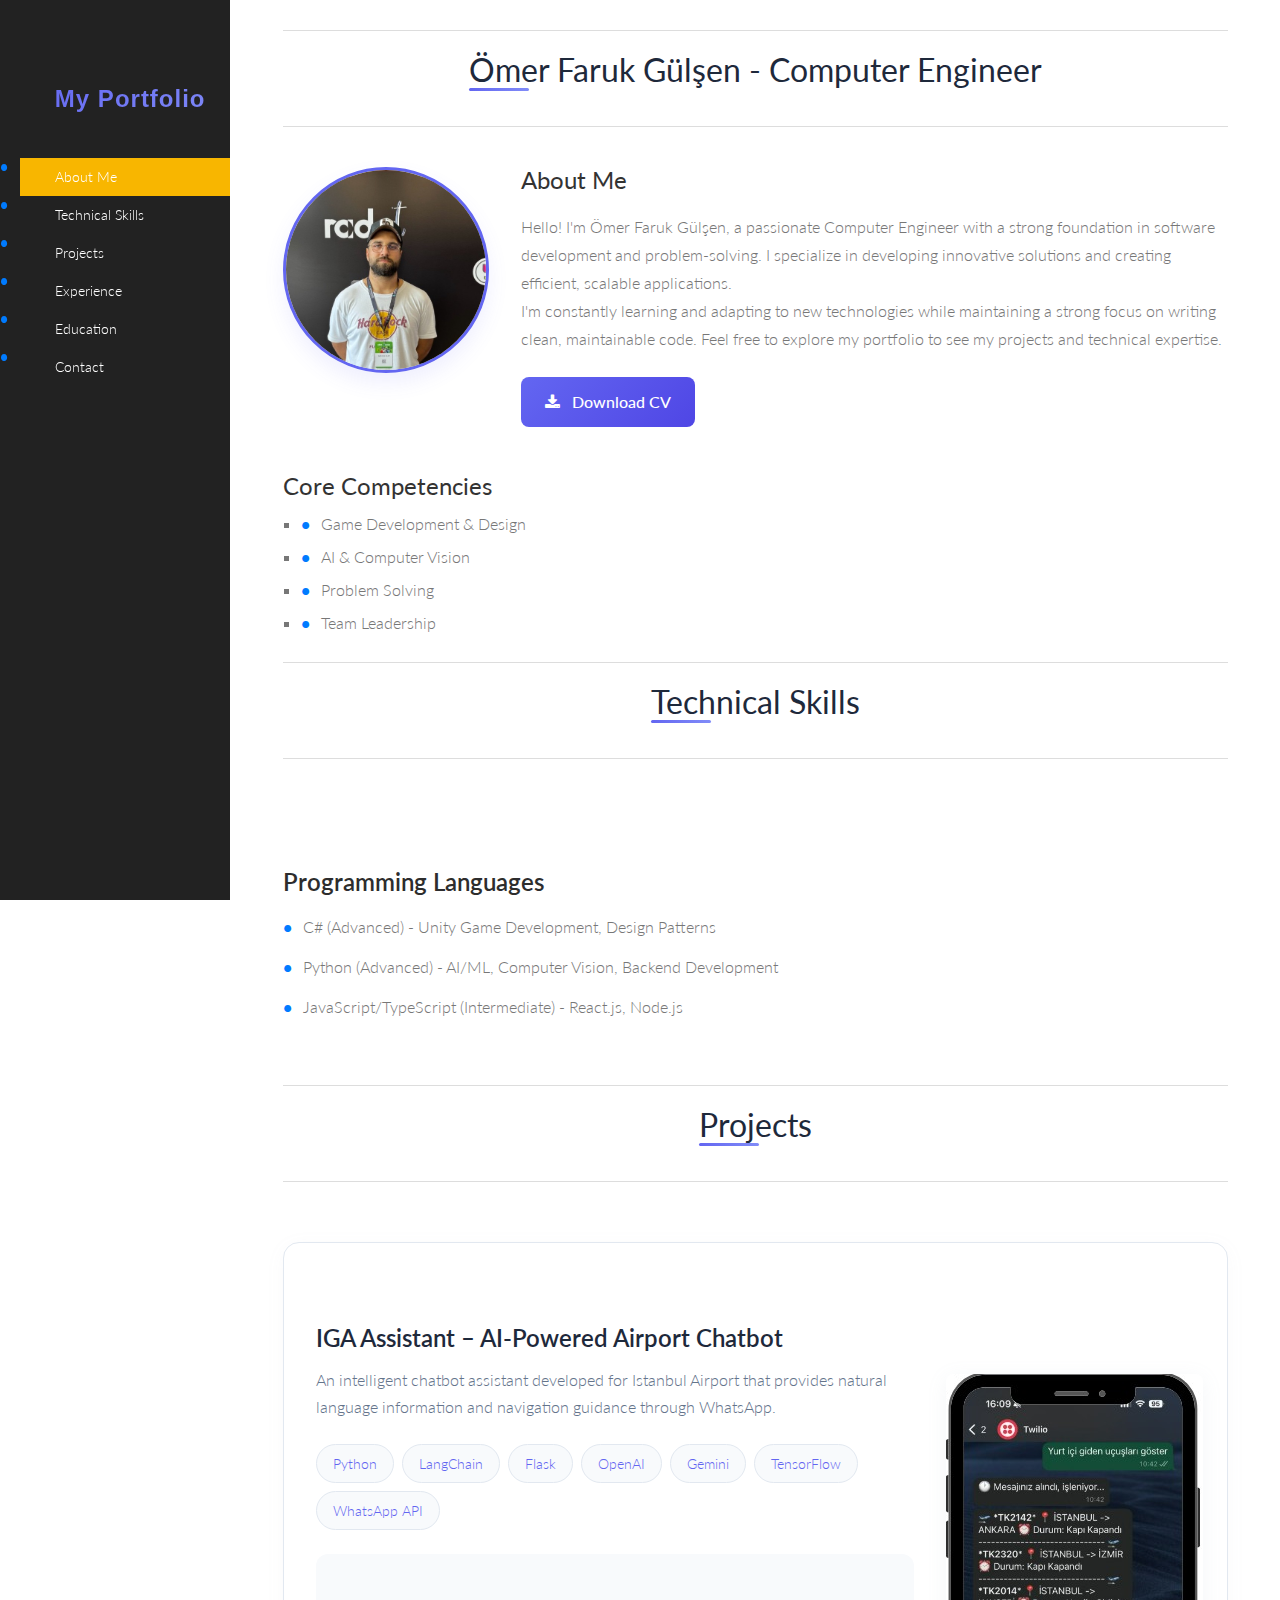
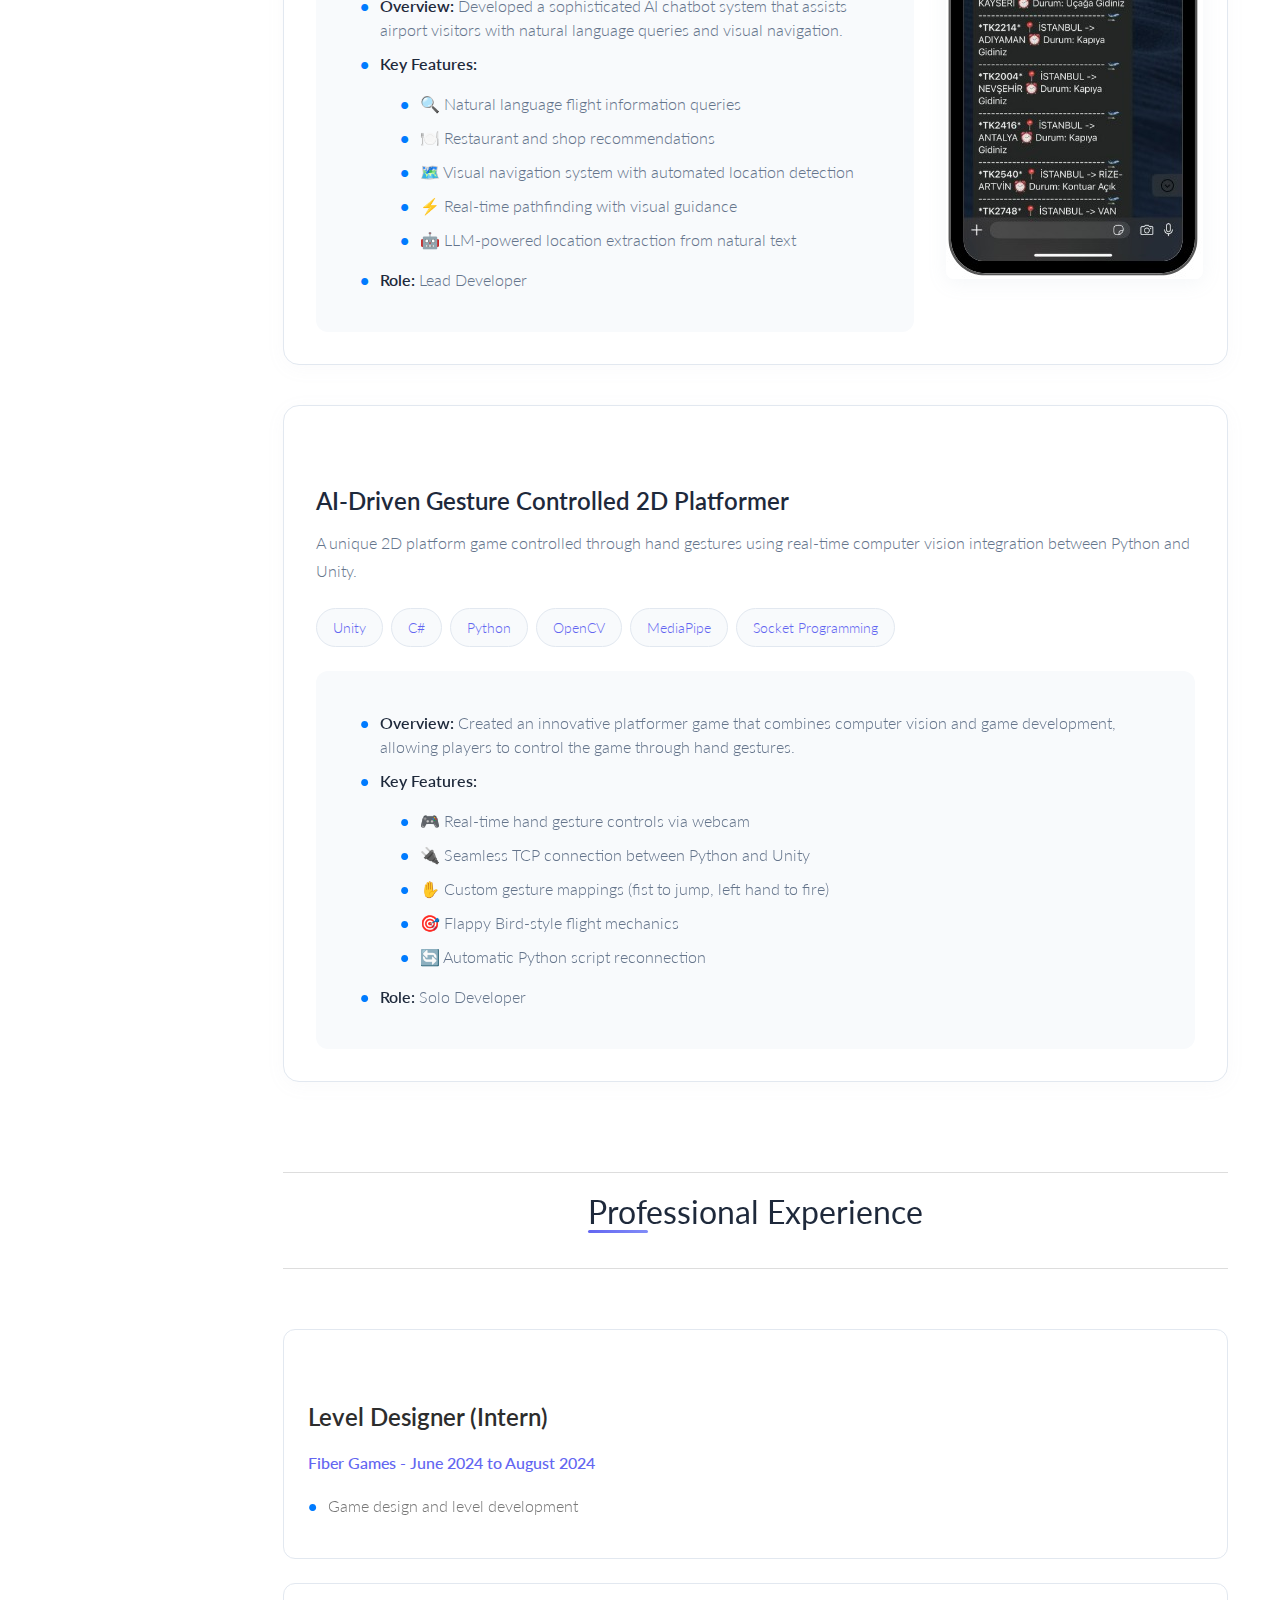
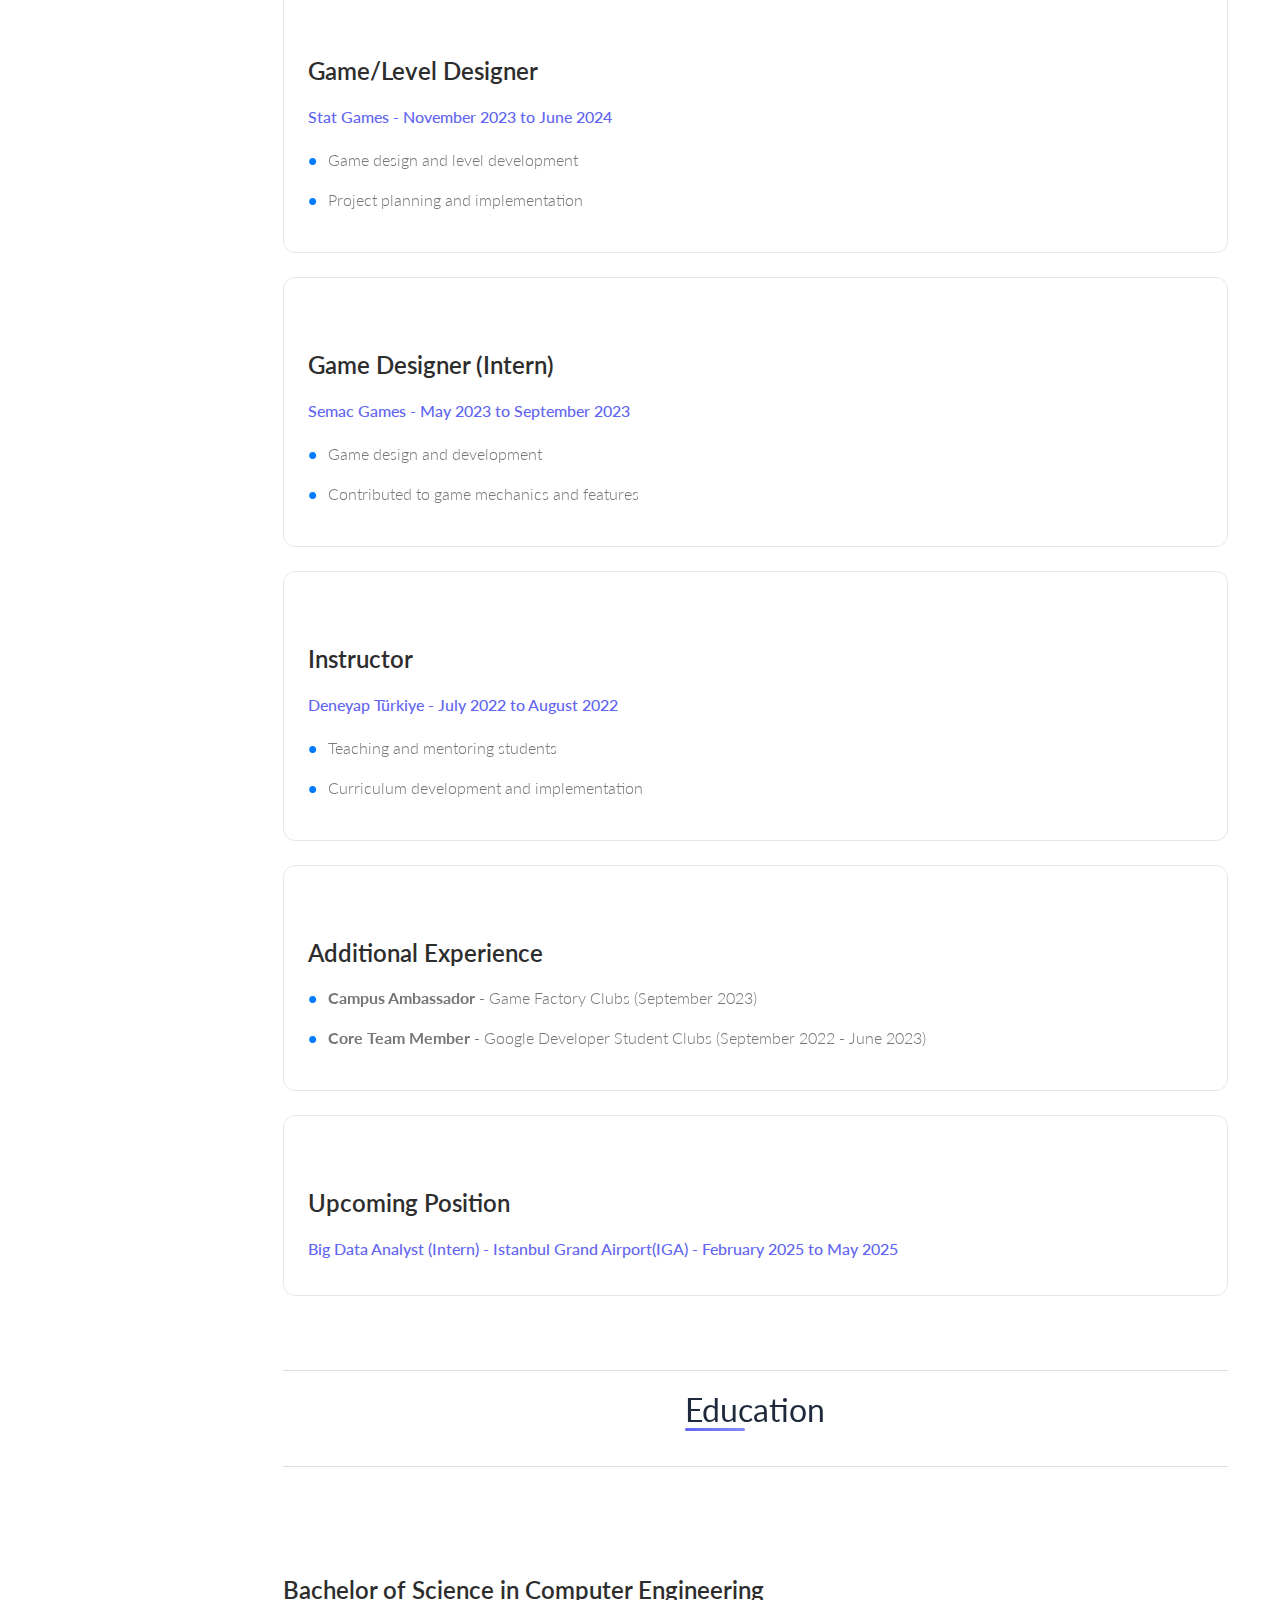
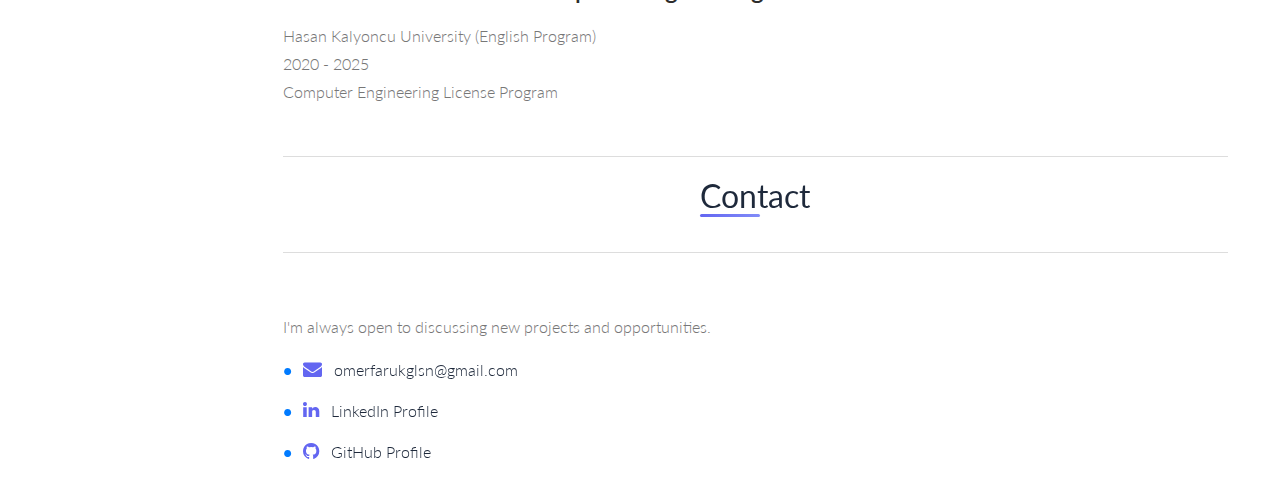
<file: Ronin-doc/index.html>
<!DOCTYPE html>
<!--[if lt IE 7]>      <html class="no-js lt-ie9 lt-ie8 lt-ie7"> <![endif]-->
<!--[if IE 7]>         <html class="no-js lt-ie9 lt-ie8"> <![endif]-->
<!--[if IE 8]>         <html class="no-js lt-ie9"> <![endif]-->
<!--[if gt IE 8]><!--> <html class="no-js"> <!--<![endif]-->
<head>
	<meta charset="utf-8">
	<title>Ömer Faruk Gülşen - Computer Engineer Portfolio</title>
	<meta name="description" content="Personal portfolio website of Ömer Faruk Gülşen, Computer Engineer">
	<!-- Mobile Specific Meta -->
	<meta name="viewport" content="width=device-width, initial-scale=1">
	
	<!-- <link rel="shortcut icon" href="img/favicon.png"> -->
	
	<link href='http://fonts.googleapis.com/css?family=Lato:300,400,700' rel='stylesheet'>
	
	<!-- Font Awesome CSS-->
	<link rel="stylesheet" href="css/font-awesome.min.css">
	<!-- Normalize/Reset CSS-->
	<link rel="stylesheet" href="css/normalize.min.css">
	<!-- Main CSS-->
	<link rel="stylesheet" href="css/main.css">
	<!-- Custom CSS-->
	<link rel="stylesheet" href="css/custom.css">
	
</head>

<body id="welcome">
	
	<aside class="left-sidebar">
		<div class="logo">
			<a href="#welcome">
				<div class="logo-text">My Portfolio</div>
			</a>
		</div>
		<nav class="left-nav">
			<ul id="nav">
				<li class="current"><a href="#welcome">About Me</a></li>
				<li><a href="#skills">Technical Skills</a></li>
				<li><a href="#projects">Projects</a></li>
				<li><a href="#experience">Experience</a></li>
				<li><a href="#education">Education</a></li>
				<li><a href="#contact">Contact</a></li>
			</ul>
		</nav>
	</aside>
	
	<div id="main-wrapper">
		<div class="main-content">
			<section id="welcome">
				<div class="content-header">
					<h1>Ömer Faruk Gülşen - Computer Engineer</h1>
				</div>
				<div class="welcome">
					<div class="profile-section">
						<img src="img/profile.jpeg" alt="Ömer Faruk Gülşen" class="profile-image">
						<div class="profile-content">
							<h2 class="twenty">About Me</h2>
							<p>Hello! I'm Ömer Faruk Gülşen, a passionate Computer Engineer with a strong foundation in software development and problem-solving. I specialize in developing innovative solutions and creating efficient, scalable applications.</p>
							<p>I'm constantly learning and adapting to new technologies while maintaining a strong focus on writing clean, maintainable code. Feel free to explore my portfolio to see my projects and technical expertise.</p>
							<a href="assets/cv.pdf" class="download-cv" target="_blank">
								<i class="fa fa-download"></i> Download CV
							</a>
						</div>
					</div>
				</div>
				
				<div class="features">
					<h2 class="twenty">Core Competencies</h2>
					
					<ul>
						<li>Game Development & Design</li>
						<li>AI & Computer Vision</li>
						<li>Problem Solving</li>
						<li>Team Leadership</li>
					</ul>
				</div>
			</section>
			
			<section id="skills">
				<div class="content-header">
					<h1>Technical Skills</h1>
				</div>
				
				<div class="section-content">
					<div class="skill-category">
						<h2 class="title">Programming Languages</h2>
						<ul>
							<li>C# (Advanced) - Unity Game Development, Design Patterns</li>
							<li>Python (Advanced) - AI/ML, Computer Vision, Backend Development</li>
							<li>JavaScript/TypeScript (Intermediate) - React.js, Node.js</li>
						</ul>
					</div>
				</div>
			</section>
			
			<section id="projects">
				<div class="content-header">
					<h1>Projects</h1>
				</div>
				
				<div class="section-content">
					<div class="project-item">
						<h2 class="title">IGA Assistant – AI-Powered Airport Chatbot</h2>
						<div class="project-content">
							<div>
								<p>An intelligent chatbot assistant developed for Istanbul Airport that provides natural language information and navigation guidance through WhatsApp.</p>
								<div class="project-tech-stack">
									<span class="tech-tag">Python</span>
									<span class="tech-tag">LangChain</span>
									<span class="tech-tag">Flask</span>
									<span class="tech-tag">OpenAI</span>
									<span class="tech-tag">Gemini</span>
									<span class="tech-tag">TensorFlow</span>
									<span class="tech-tag">WhatsApp API</span>
								</div>
								<div class="project-details">
									<ul>
										<li><strong>Overview:</strong> Developed a sophisticated AI chatbot system that assists airport visitors with natural language queries and visual navigation.</li>
										<li><strong>Key Features:</strong> 
											<ul>
												<li>🔍 Natural language flight information queries</li>
												<li>🍽️ Restaurant and shop recommendations</li>
												<li>🗺️ Visual navigation system with automated location detection</li>
												<li>⚡ Real-time pathfinding with visual guidance</li>
												<li>🤖 LLM-powered location extraction from natural text</li>
											</ul>
										</li>
										<li><strong>Role:</strong> Lead Developer</li>
									</ul>
								</div>
							</div>
							<div class="project-image-area">
								<img src="assets/proje1_foto.jpg" alt="IGA Assistant Interface" class="project-image">
							</div>
						</div>
					</div>

					<div class="project-item">
						<h2 class="title">AI-Driven Gesture Controlled 2D Platformer</h2>
						<p>A unique 2D platform game controlled through hand gestures using real-time computer vision integration between Python and Unity.</p>
						<div class="project-tech-stack">
							<span class="tech-tag">Unity</span>
							<span class="tech-tag">C#</span>
							<span class="tech-tag">Python</span>
							<span class="tech-tag">OpenCV</span>
							<span class="tech-tag">MediaPipe</span>
							<span class="tech-tag">Socket Programming</span>
						</div>
						<div class="project-details">
							<ul>
								<li><strong>Overview:</strong> Created an innovative platformer game that combines computer vision and game development, allowing players to control the game through hand gestures.</li>
								<li><strong>Key Features:</strong>
									<ul>
										<li>🎮 Real-time hand gesture controls via webcam</li>
										<li>🔌 Seamless TCP connection between Python and Unity</li>
										<li>✋ Custom gesture mappings (fist to jump, left hand to fire)</li>
										<li>🎯 Flappy Bird-style flight mechanics</li>
										<li>🔄 Automatic Python script reconnection</li>
									</ul>
								</li>
								<li><strong>Role:</strong> Solo Developer</li>
							</ul>
						</div>
					</div>
				</div>
			</section>

			<section id="experience">
				<div class="content-header">
					<h1>Professional Experience</h1>
				</div>
				
				<div class="section-content">
					<div class="experience-item">
						<h2 class="title">Level Designer (Intern)</h2>
						<p class="company">Fiber Games - June 2024 to August 2024</p>
						<ul>
							<li>Game design and level development</li>
						</ul>
					</div>

					<div class="experience-item">
						<h2 class="title">Game/Level Designer</h2>
						<p class="company">Stat Games - November 2023 to June 2024</p>
						<ul>
							<li>Game design and level development</li>
							<li>Project planning and implementation</li>
						</ul>
					</div>

					<div class="experience-item">
						<h2 class="title">Game Designer (Intern)</h2>
						<p class="company">Semac Games - May 2023 to September 2023</p>
						<ul>
							<li>Game design and development</li>
							<li>Contributed to game mechanics and features</li>
						</ul>
					</div>

					<div class="experience-item">
						<h2 class="title">Instructor</h2>
						<p class="company">Deneyap Türkiye - July 2022 to August 2022</p>
						<ul>
							<li>Teaching and mentoring students</li>
							<li>Curriculum development and implementation</li>
						</ul>
					</div>

					<div class="experience-item">
						<h2 class="title">Additional Experience</h2>
						<ul>
							<li><strong>Campus Ambassador</strong> - Game Factory Clubs (September 2023)</li>
							<li><strong>Core Team Member</strong> - Google Developer Student Clubs (September 2022 - June 2023)</li>
						</ul>
					</div>

					<div class="experience-item">
						<h2 class="title">Upcoming Position</h2>
						<p class="company">Big Data Analyst (Intern) - Istanbul Grand Airport(IGA) - February 2025 to May 2025</p>
					</div>
				</div>
			</section>

			<section id="education">
				<div class="content-header">
					<h1>Education</h1>
				</div>
				
				<div class="section-content">
					<div class="education-item">
						<h2 class="title">Bachelor of Science in Computer Engineering</h2>
						<p class="institution">Hasan Kalyoncu University (English Program)</p>
						<p class="year">2020 - 2025</p>
						<p>Computer Engineering License Program</p>
					</div>
				</div>
			</section>

			<section id="contact">
				<div class="content-header">
					<h1>Contact</h1>
				</div>
				
				<div class="section-content">
					<div class="contact-info">
						<p>I'm always open to discussing new projects and opportunities.</p>
						<ul class="contact-details">
							<li><i class="fa fa-envelope"></i> <a href="mailto:omerfarukgulsen27@gmail.com">omerfarukglsn@gmail.com</a></li>
							<li><i class="fa fa-linkedin"></i> <a href="https://www.linkedin.com/in/omer-faruk-gulsen/" target="_blank">LinkedIn Profile</a></li>
							<li><i class="fa fa-github"></i> <a href="https://github.com/omerfgulsen" target="_blank">GitHub Profile</a></li>
						</ul>
					</div>
				</div>
			</section>
			
			
		</div>
	</div>
	
	
	<!-- Essential JavaScript Libraries -->
	<script type="text/javascript" src="js/jquery-1.11.0.min.js"></script>
	<script type="text/javascript" src="js/jquery.nav.js"></script>
	<script type="text/javascript" src="js/custom.js"></script>
	
</body>
</html>
</file>
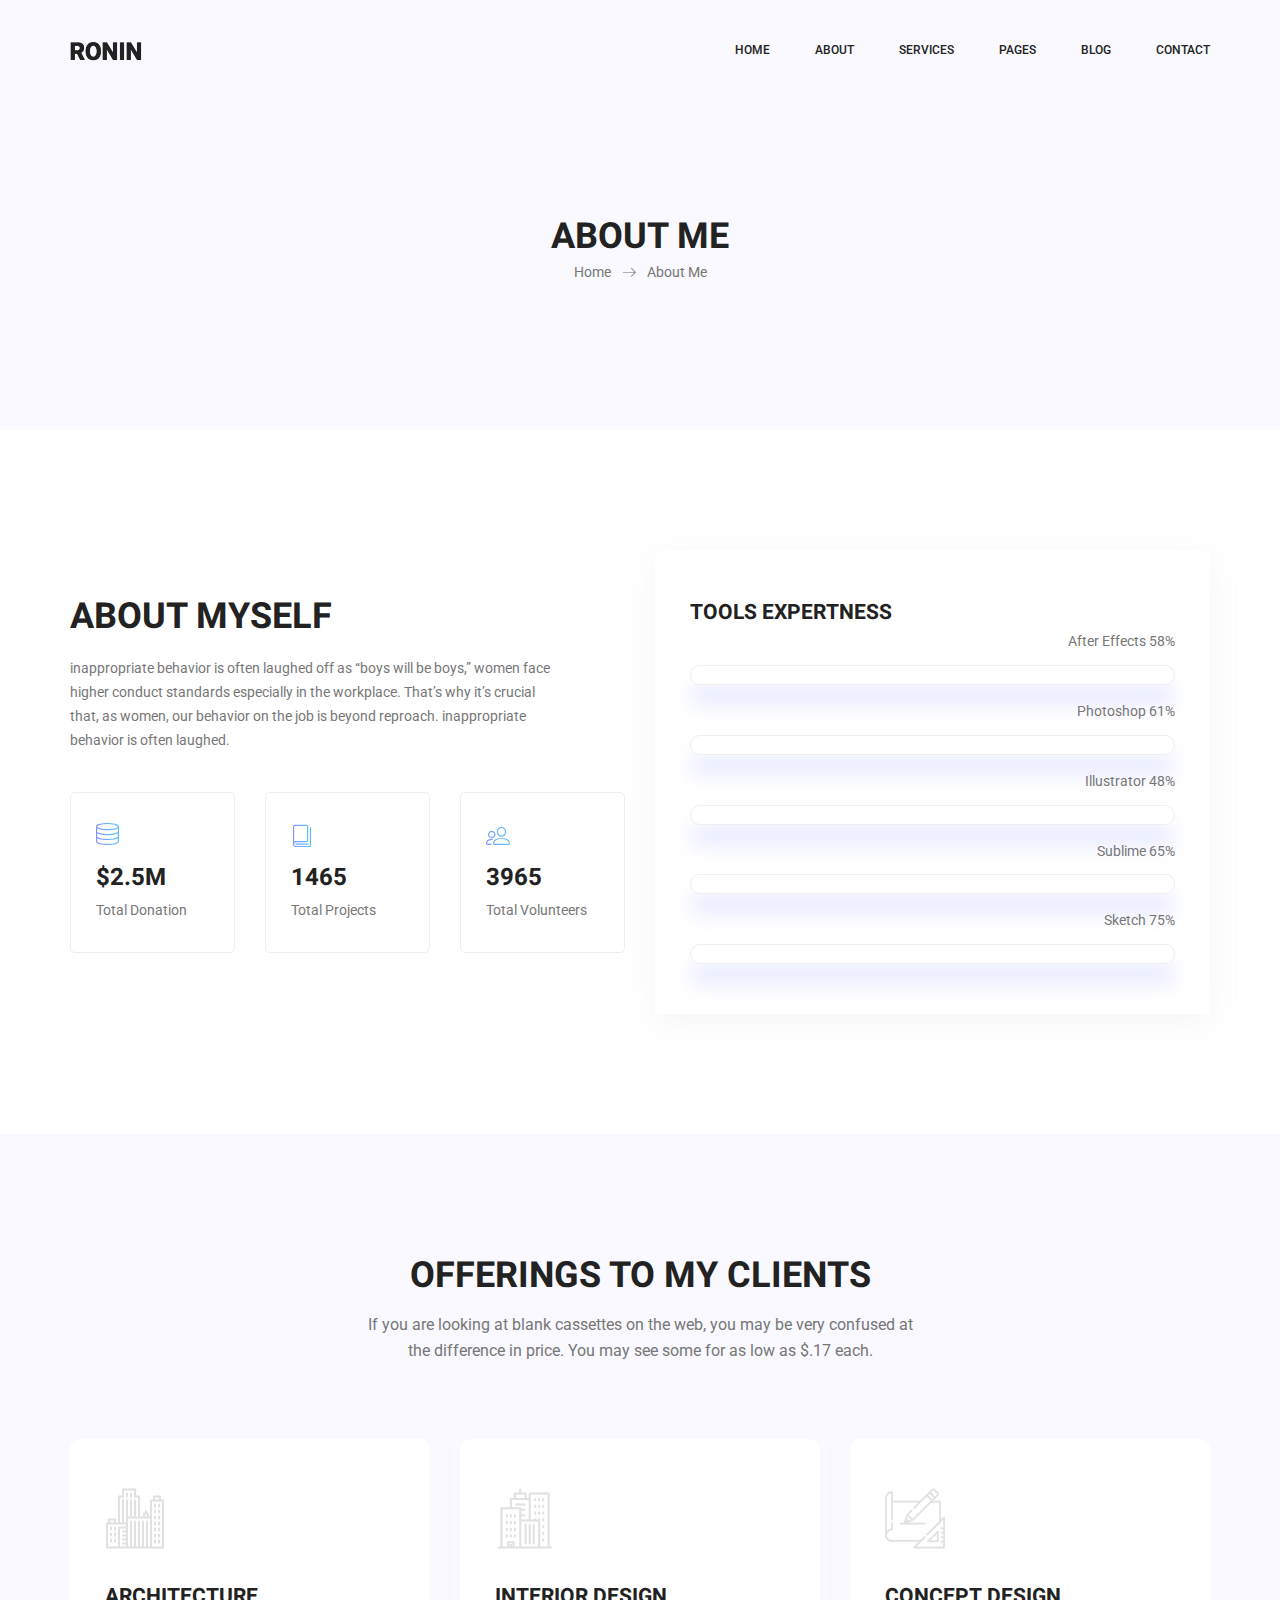
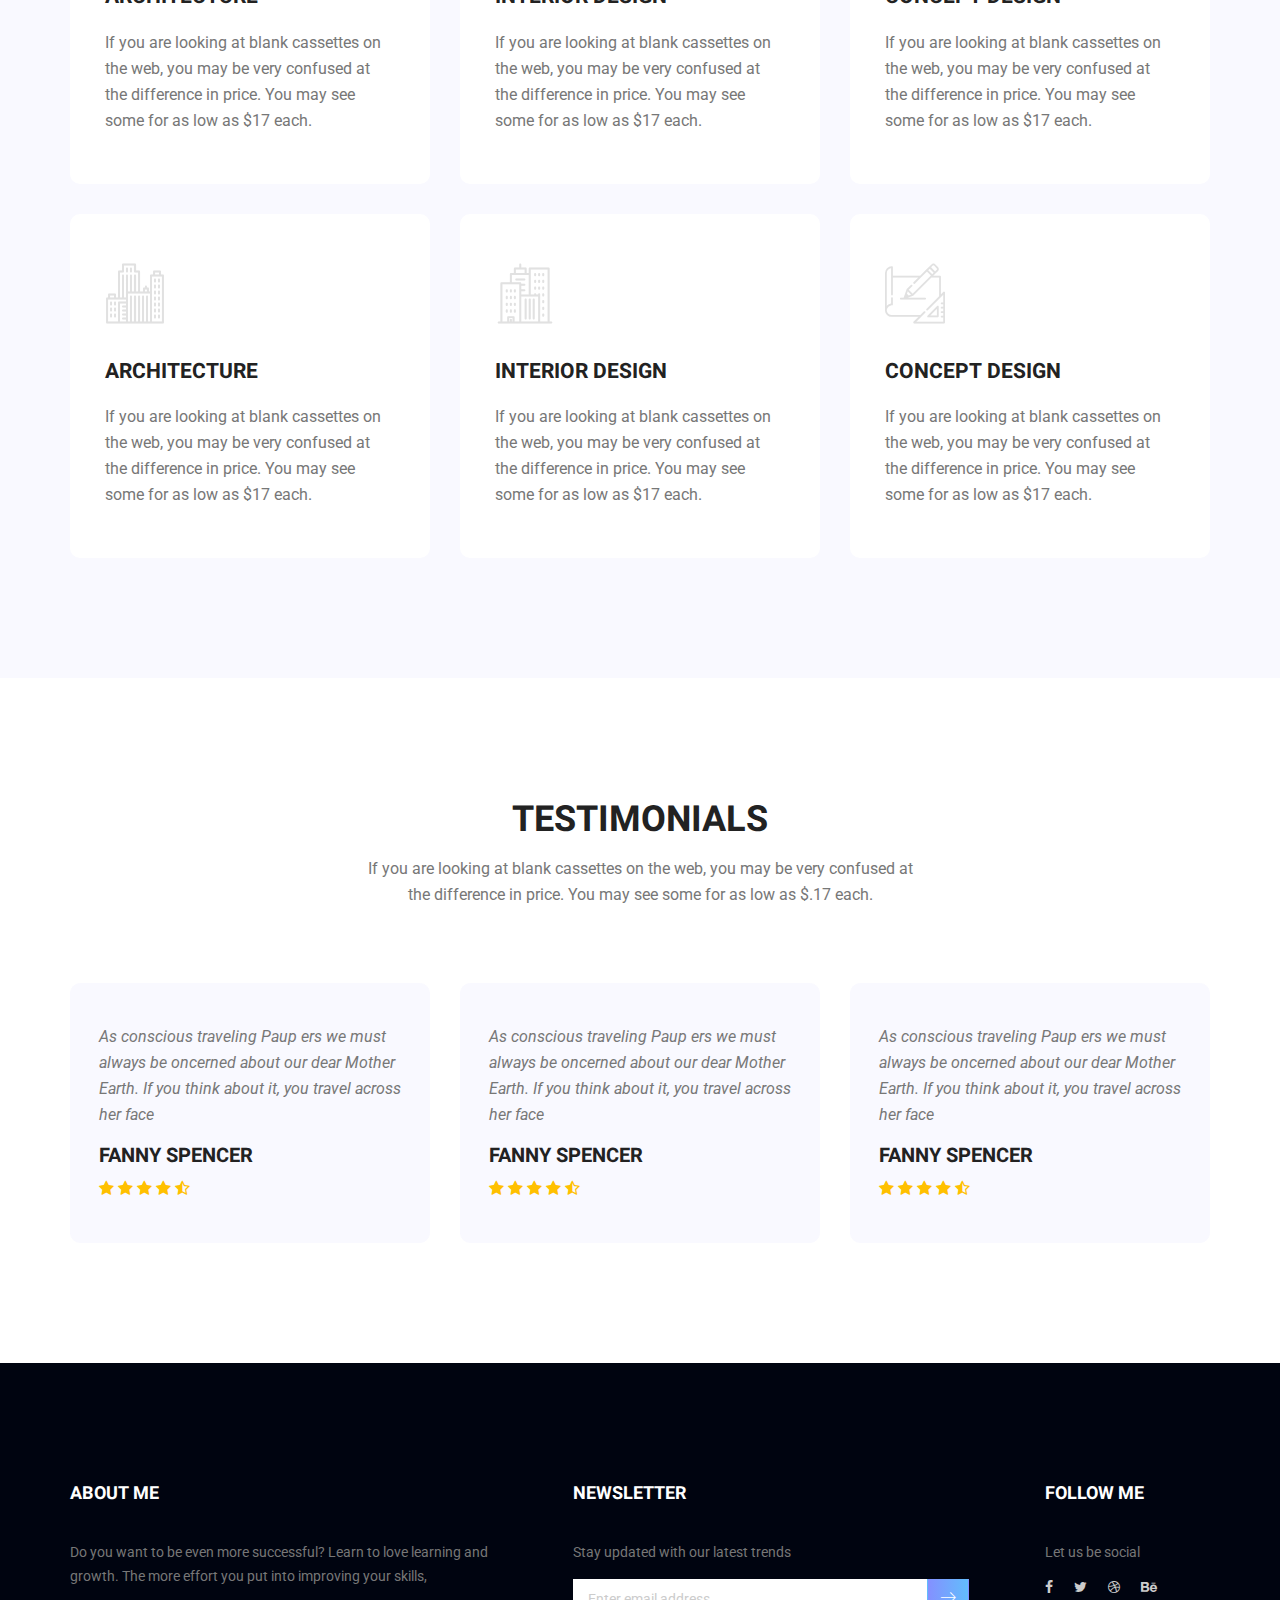
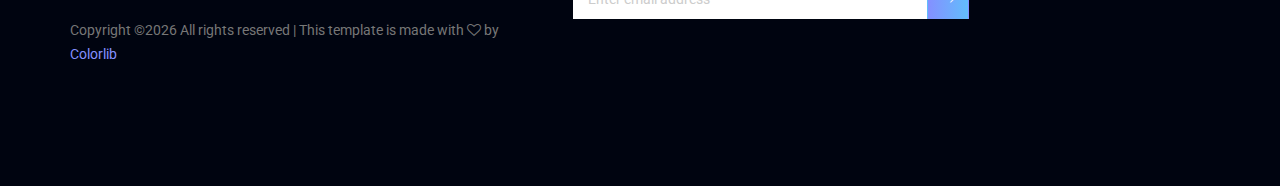
<file: about-us.html>
<!doctype html>
<html lang="en">
    <head>
        <!-- Required meta tags -->
        <meta charset="utf-8">
        <meta name="viewport" content="width=device-width, initial-scale=1, shrink-to-fit=no">
        <link rel="icon" href="img/favicon.png" type="image/png">
        <title>Ömer Faruk Gülşen</title>
        <!-- Bootstrap CSS -->
        <link rel="stylesheet" href="css/bootstrap.css">
        <link rel="stylesheet" href="vendors/linericon/style.css">
        <link rel="stylesheet" href="css/font-awesome.min.css">
        <link rel="stylesheet" href="vendors/owl-carousel/owl.carousel.min.css">
        <link rel="stylesheet" href="vendors/lightbox/simpleLightbox.css">
        <link rel="stylesheet" href="vendors/nice-select/css/nice-select.css">
        <link rel="stylesheet" href="vendors/animate-css/animate.css">
        <link rel="stylesheet" href="vendors/flaticon/flaticon.css">
        <!-- main css -->
        <link rel="stylesheet" href="css/style.css">
        <link rel="stylesheet" href="css/responsive.css">
    </head>
    <body>
        
        <!--================Header Menu Area =================-->
        <header class="header_area">
            <div class="main_menu" id="mainNav">
            	<nav class="navbar navbar-expand-lg navbar-light">
					<div class="container box_1620">
						<!-- Brand and toggle get grouped for better mobile display -->
						<a class="navbar-brand logo_h" href="index.html"><img src="img/logo.png" alt=""></a>
						<button class="navbar-toggler" type="button" data-toggle="collapse" data-target="#navbarSupportedContent" aria-controls="navbarSupportedContent" aria-expanded="false" aria-label="Toggle navigation">
							<span class="icon-bar"></span>
							<span class="icon-bar"></span>
							<span class="icon-bar"></span>
						</button>
						<!-- Collect the nav links, forms, and other content for toggling -->
						<div class="collapse navbar-collapse offset" id="navbarSupportedContent">
							<ul class="nav navbar-nav menu_nav ml-auto">
								<li class="nav-item active"><a class="nav-link" href="index.html">Home</a></li> 
								<li class="nav-item"><a class="nav-link" href="about-us.html">About</a></li> 
								<li class="nav-item"><a class="nav-link" href="services.html">Services</a>
								<li class="nav-item submenu dropdown">
									<a href="#" class="nav-link dropdown-toggle" data-toggle="dropdown" role="button" aria-haspopup="true" aria-expanded="false">Pages</a>
									<ul class="dropdown-menu">
										<li class="nav-item"><a class="nav-link" href="portfolio.html">Portfolio</a></li>
										<li class="nav-item"><a class="nav-link" href="portfolio-details.html">Project Details</a></li>
										<li class="nav-item"><a class="nav-link" href="elements.html">Elements</a></li>
									</ul>
								</li> 
								<li class="nav-item submenu dropdown">
									<a href="#" class="nav-link dropdown-toggle" data-toggle="dropdown" role="button" aria-haspopup="true" aria-expanded="false">Blog</a>
									<ul class="dropdown-menu">
										<li class="nav-item"><a class="nav-link" href="blog.html">Blog</a></li>
										<li class="nav-item"><a class="nav-link" href="single-blog.html">Blog Details</a></li>
									</ul>
								</li> 
								<li class="nav-item"><a class="nav-link" href="contact.html">Contact</a></li>
							</ul>
						</div> 
					</div>
            	</nav>
            </div>
        </header>
        <!--================Header Menu Area =================-->
        
        <!--================Home Banner Area =================-->
        <section class="banner_area">
            <div class="banner_inner d-flex align-items-center">
            	<div class="overlay bg-parallax" data-stellar-ratio="0.9" data-stellar-vertical-offset="0" data-background=""></div>
				<div class="container">
					<div class="banner_content text-center">
						<h2>About Me</h2>
						<div class="page_link">
							<a href="index.html">Home</a>
							<a href="about-us.html">About Me</a>
						</div>
						
					</div>
				</div>
            </div>
        </section>
        <!--================End Home Banner Area =================-->
        
        <!--================Welcome Area =================-->
        <section class="welcome_area p_120">
        	<div class="container">
        		<div class="row welcome_inner">
        			<div class="col-lg-6">
        				<div class="welcome_text">
        					<h4>About Myself</h4>
        					<p>inappropriate behavior is often laughed off as “boys will be boys,” women face higher conduct standards especially in the workplace. That’s why it’s crucial that, as women, our behavior on the job is beyond reproach. inappropriate behavior is often laughed.</p>
        					<div class="row">
        						<div class="col-sm-4">
        							<div class="wel_item">
        								<i class="lnr lnr-database"></i>
        								<h4>$2.5M</h4>
        								<p>Total Donation</p>
        							</div>
        						</div>
        						<div class="col-sm-4">
        							<div class="wel_item">
        								<i class="lnr lnr-book"></i>
        								<h4>1465</h4>
        								<p>Total Projects</p>
        							</div>
        						</div>
        						<div class="col-sm-4">
        							<div class="wel_item">
        								<i class="lnr lnr-users"></i>
        								<h4>3965</h4>
        								<p>Total Volunteers</p>
        							</div>
        						</div>
        					</div>
        				</div>
        			</div>
        			<div class="col-lg-6">
        				<div class="tools_expert">
        					<h3>Tools Expertness</h3>
        					<div class="skill_main">
								<div class="skill_item">
									<h4>After Effects <span class="counter">85</span>%</h4>
									<div class="progress">
										<div class="progress-bar" role="progressbar" aria-valuenow="85" aria-valuemin="0" aria-valuemax="100"></div>
									</div>
								</div>
								<div class="skill_item">
									<h4>Photoshop <span class="counter">90</span>%</h4>
									<div class="progress">
										<div class="progress-bar" role="progressbar" aria-valuenow="90" aria-valuemin="0" aria-valuemax="100"></div>
									</div>
								</div>
								<div class="skill_item">
									<h4>Illustrator <span class="counter">70</span>%</h4>
									<div class="progress">
										<div class="progress-bar" role="progressbar" aria-valuenow="70" aria-valuemin="0" aria-valuemax="100"></div>
									</div>
								</div>
								<div class="skill_item">
									<h4>Sublime <span class="counter">95</span>%</h4>
									<div class="progress">
										<div class="progress-bar" role="progressbar" aria-valuenow="95" aria-valuemin="0" aria-valuemax="100"></div>
									</div>
								</div>
								<div class="skill_item">
									<h4>Sketch <span class="counter">75</span>%</h4>
									<div class="progress">
										<div class="progress-bar" role="progressbar" aria-valuenow="75" aria-valuemin="0" aria-valuemax="100"></div>
									</div>
								</div>
							</div>
        				</div>
        			</div>
        		</div>
        	</div>
        </section>
        <!--================End Welcome Area =================-->
        
        <!--================Feature Area =================-->
        <section class="feature_area p_120">
        	<div class="container">
        		<div class="main_title">
        			<h2>offerings to my clients</h2>
        			<p>If you are looking at blank cassettes on the web, you may be very confused at the difference in price. You may see some for as low as $.17 each.</p>
        		</div>
        		<div class="feature_inner row">
        			<div class="col-lg-4 col-md-6">
        				<div class="feature_item">
        					<i class="flaticon-city"></i>
        					<h4>Architecture</h4>
        					<p>If you are looking at blank cassettes on the web, you may be very confused at the difference in price. You may see some for as low as $17 each.</p>
        				</div>
        			</div>
        			<div class="col-lg-4 col-md-6">
        				<div class="feature_item">
        					<i class="flaticon-skyline"></i>
        					<h4>Interior Design</h4>
        					<p>If you are looking at blank cassettes on the web, you may be very confused at the difference in price. You may see some for as low as $17 each.</p>
        				</div>
        			</div>
        			<div class="col-lg-4 col-md-6">
        				<div class="feature_item">
        					<i class="flaticon-sketch"></i>
        					<h4>Concept Design</h4>
        					<p>If you are looking at blank cassettes on the web, you may be very confused at the difference in price. You may see some for as low as $17 each.</p>
        				</div>
        			</div>
        			<div class="col-lg-4 col-md-6">
        				<div class="feature_item">
        					<i class="flaticon-city"></i>
        					<h4>Architecture</h4>
        					<p>If you are looking at blank cassettes on the web, you may be very confused at the difference in price. You may see some for as low as $17 each.</p>
        				</div>
        			</div>
        			<div class="col-lg-4 col-md-6">
        				<div class="feature_item">
        					<i class="flaticon-skyline"></i>
        					<h4>Interior Design</h4>
        					<p>If you are looking at blank cassettes on the web, you may be very confused at the difference in price. You may see some for as low as $17 each.</p>
        				</div>
        			</div>
        			<div class="col-lg-4 col-md-6">
        				<div class="feature_item">
        					<i class="flaticon-sketch"></i>
        					<h4>Concept Design</h4>
        					<p>If you are looking at blank cassettes on the web, you may be very confused at the difference in price. You may see some for as low as $17 each.</p>
        				</div>
        			</div>
        		</div>
        	</div>
        </section>
        <!--================End Feature Area =================-->
        
        <!--================Testimonials Area =================-->
        <section class="testimonials_area testi_two p_120">
        	<div class="container">
        		<div class="main_title">
        			<h2>Testimonials</h2>
        			<p>If you are looking at blank cassettes on the web, you may be very confused at the difference in price. You may see some for as low as $.17 each.</p>
        		</div>
        		<div class="testi_inner">
					<div class="testi_slider owl-carousel">
						<div class="item">
							<div class="testi_item">
								<p>As conscious traveling Paup ers we must always be oncerned about our dear Mother Earth. If you think about it, you travel across her face</p>
								<h4>Fanny Spencer</h4>
								<a href="#"><i class="fa fa-star"></i></a>
								<a href="#"><i class="fa fa-star"></i></a>
								<a href="#"><i class="fa fa-star"></i></a>
								<a href="#"><i class="fa fa-star"></i></a>
								<a href="#"><i class="fa fa-star-half-o"></i></a>
							</div>
						</div>
						<div class="item">
							<div class="testi_item">
								<p>As conscious traveling Paup ers we must always be oncerned about our dear Mother Earth. If you think about it, you travel across her face</p>
								<h4>Fanny Spencer</h4>
								<a href="#"><i class="fa fa-star"></i></a>
								<a href="#"><i class="fa fa-star"></i></a>
								<a href="#"><i class="fa fa-star"></i></a>
								<a href="#"><i class="fa fa-star"></i></a>
								<a href="#"><i class="fa fa-star-half-o"></i></a>
							</div>
						</div>
						<div class="item">
							<div class="testi_item">
								<p>As conscious traveling Paup ers we must always be oncerned about our dear Mother Earth. If you think about it, you travel across her face</p>
								<h4>Fanny Spencer</h4>
								<a href="#"><i class="fa fa-star"></i></a>
								<a href="#"><i class="fa fa-star"></i></a>
								<a href="#"><i class="fa fa-star"></i></a>
								<a href="#"><i class="fa fa-star"></i></a>
								<a href="#"><i class="fa fa-star-half-o"></i></a>
							</div>
						</div>
					</div>
        		</div>
        	</div>
        </section>
        <!--================End Testimonials Area =================-->
        
        <!--================Footer Area =================-->
        <footer class="footer_area p_120">
        	<div class="container">
        		<div class="row footer_inner">
        			<div class="col-lg-5 col-sm-6">
        				<aside class="f_widget ab_widget">
        					<div class="f_title">
        						<h3>About Me</h3>
        					</div>
        					<p>Do you want to be even more successful? Learn to love learning and growth. The more effort you put into improving your skills,</p>
        					<p><!-- Link back to Colorlib can't be removed. Template is licensed under CC BY 3.0. -->
Copyright &copy;<script>document.write(new Date().getFullYear());</script> All rights reserved | This template is made with <i class="fa fa-heart-o" aria-hidden="true"></i> by <a href="https://colorlib.com" target="_blank">Colorlib</a>
<!-- Link back to Colorlib can't be removed. Template is licensed under CC BY 3.0. -->
</p>
        				</aside>
        			</div>
        			<div class="col-lg-5 col-sm-6">
        				<aside class="f_widget news_widget">
        					<div class="f_title">
        						<h3>Newsletter</h3>
        					</div>
        					<p>Stay updated with our latest trends</p>
        					<div id="mc_embed_signup">
                                <form target="_blank" action="https://spondonit.us12.list-manage.com/subscribe/post?u=1462626880ade1ac87bd9c93a&amp;id=92a4423d01" method="get" class="subscribe_form relative">
                                	<div class="input-group d-flex flex-row">
                                        <input name="EMAIL" placeholder="Enter email address" onfocus="this.placeholder = ''" onblur="this.placeholder = 'Email Address '" required="" type="email">
                                        <button class="btn sub-btn"><span class="lnr lnr-arrow-right"></span></button>		
                                    </div>				
                                    <div class="mt-10 info"></div>
                                </form>
                            </div>
        				</aside>
        			</div>
        			<div class="col-lg-2">
        				<aside class="f_widget social_widget">
        					<div class="f_title">
        						<h3>Follow Me</h3>
        					</div>
        					<p>Let us be social</p>
        					<ul class="list">
        						<li><a href="#"><i class="fa fa-facebook"></i></a></li>
        						<li><a href="#"><i class="fa fa-twitter"></i></a></li>
        						<li><a href="#"><i class="fa fa-dribbble"></i></a></li>
        						<li><a href="#"><i class="fa fa-behance"></i></a></li>
        					</ul>
        				</aside>
        			</div>
        		</div>
        	</div>
        </footer>
        <!--================End Footer Area =================-->
        
        
        
        
        <!-- Optional JavaScript -->
        <!-- jQuery first, then Popper.js, then Bootstrap JS -->
        <script src="js/jquery-3.2.1.min.js"></script>
        <script src="js/popper.js"></script>
        <script src="js/bootstrap.min.js"></script>
        <script src="js/stellar.js"></script>
        <script src="vendors/lightbox/simpleLightbox.min.js"></script>
        <script src="vendors/nice-select/js/jquery.nice-select.min.js"></script>
        <script src="vendors/isotope/imagesloaded.pkgd.min.js"></script>
        <script src="vendors/isotope/isotope-min.js"></script>
        <script src="vendors/owl-carousel/owl.carousel.min.js"></script>
        <script src="js/jquery.ajaxchimp.min.js"></script>
        <script src="js/mail-script.js"></script>
        <script src="vendors/counter-up/jquery.waypoints.min.js"></script>
        <script src="vendors/counter-up/jquery.counterup.min.js"></script>
        <script src="js/theme.js"></script>
    </body>
</html>
</file>
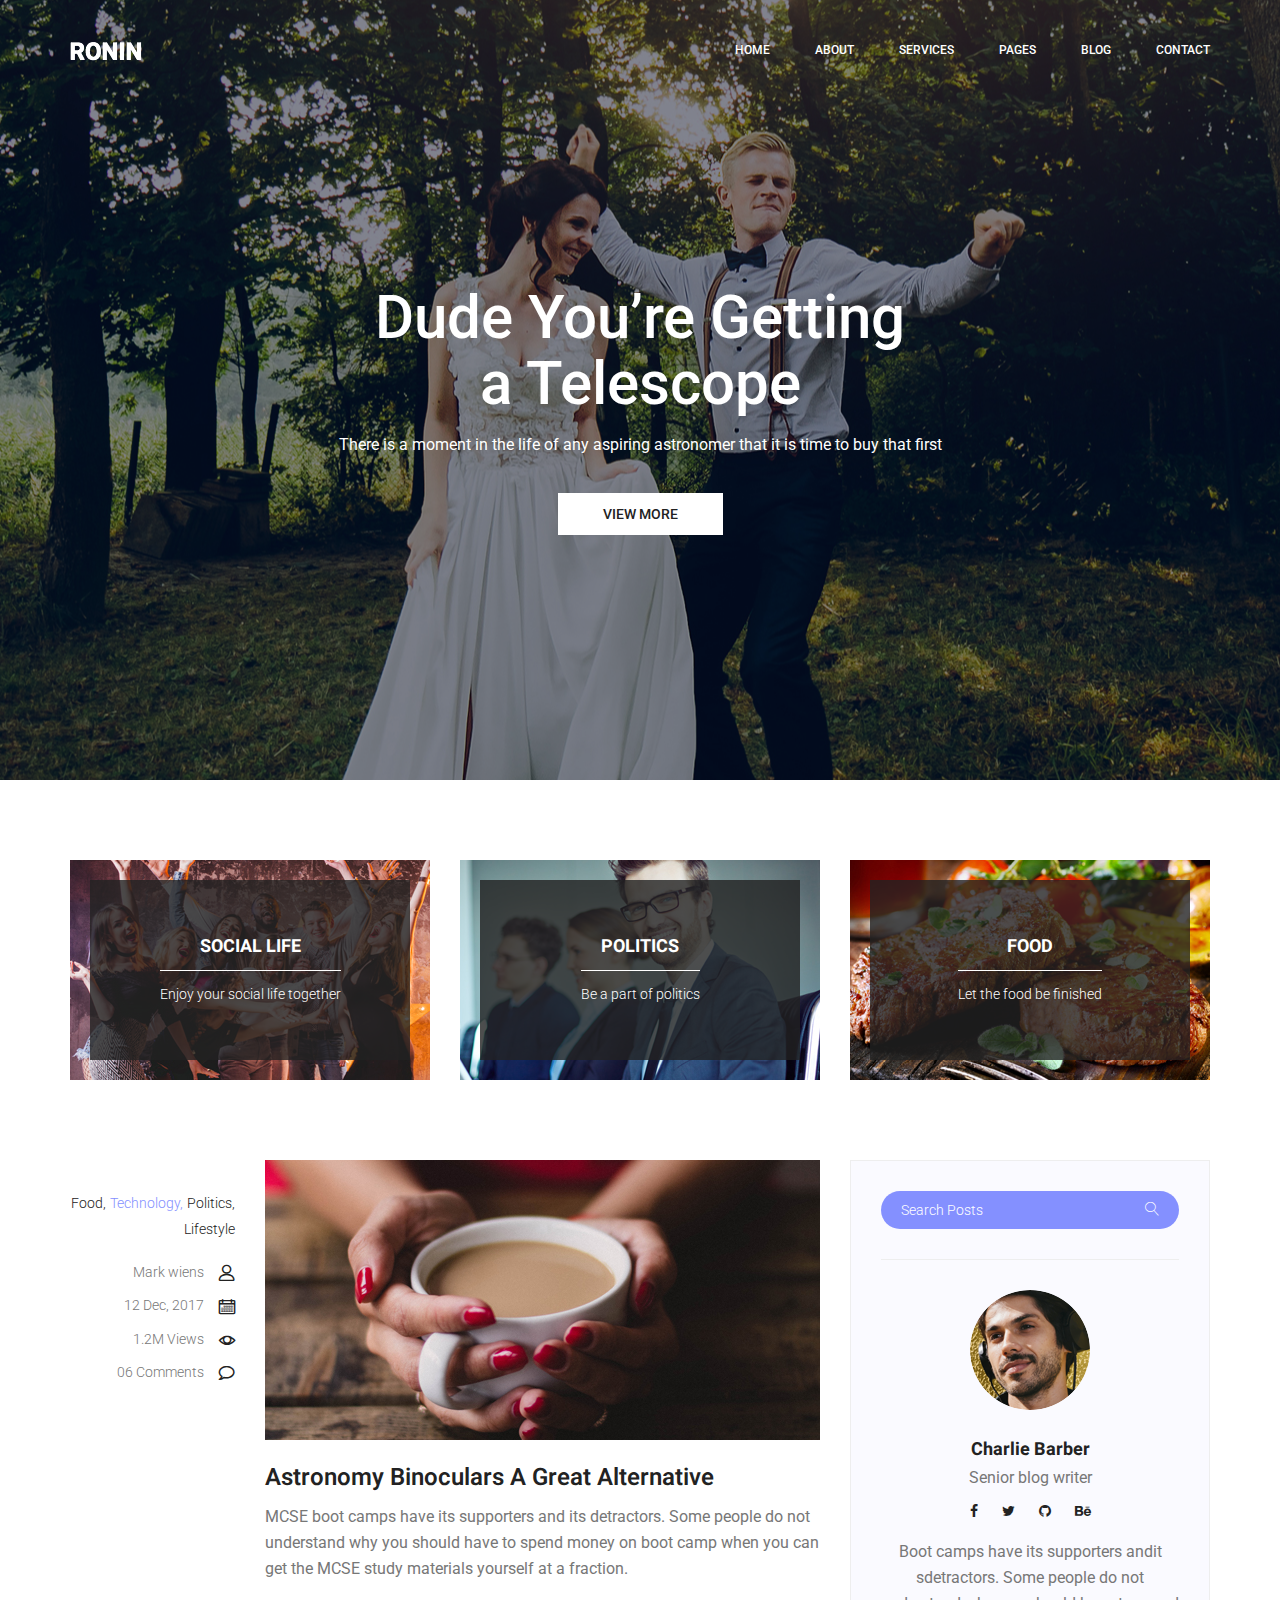
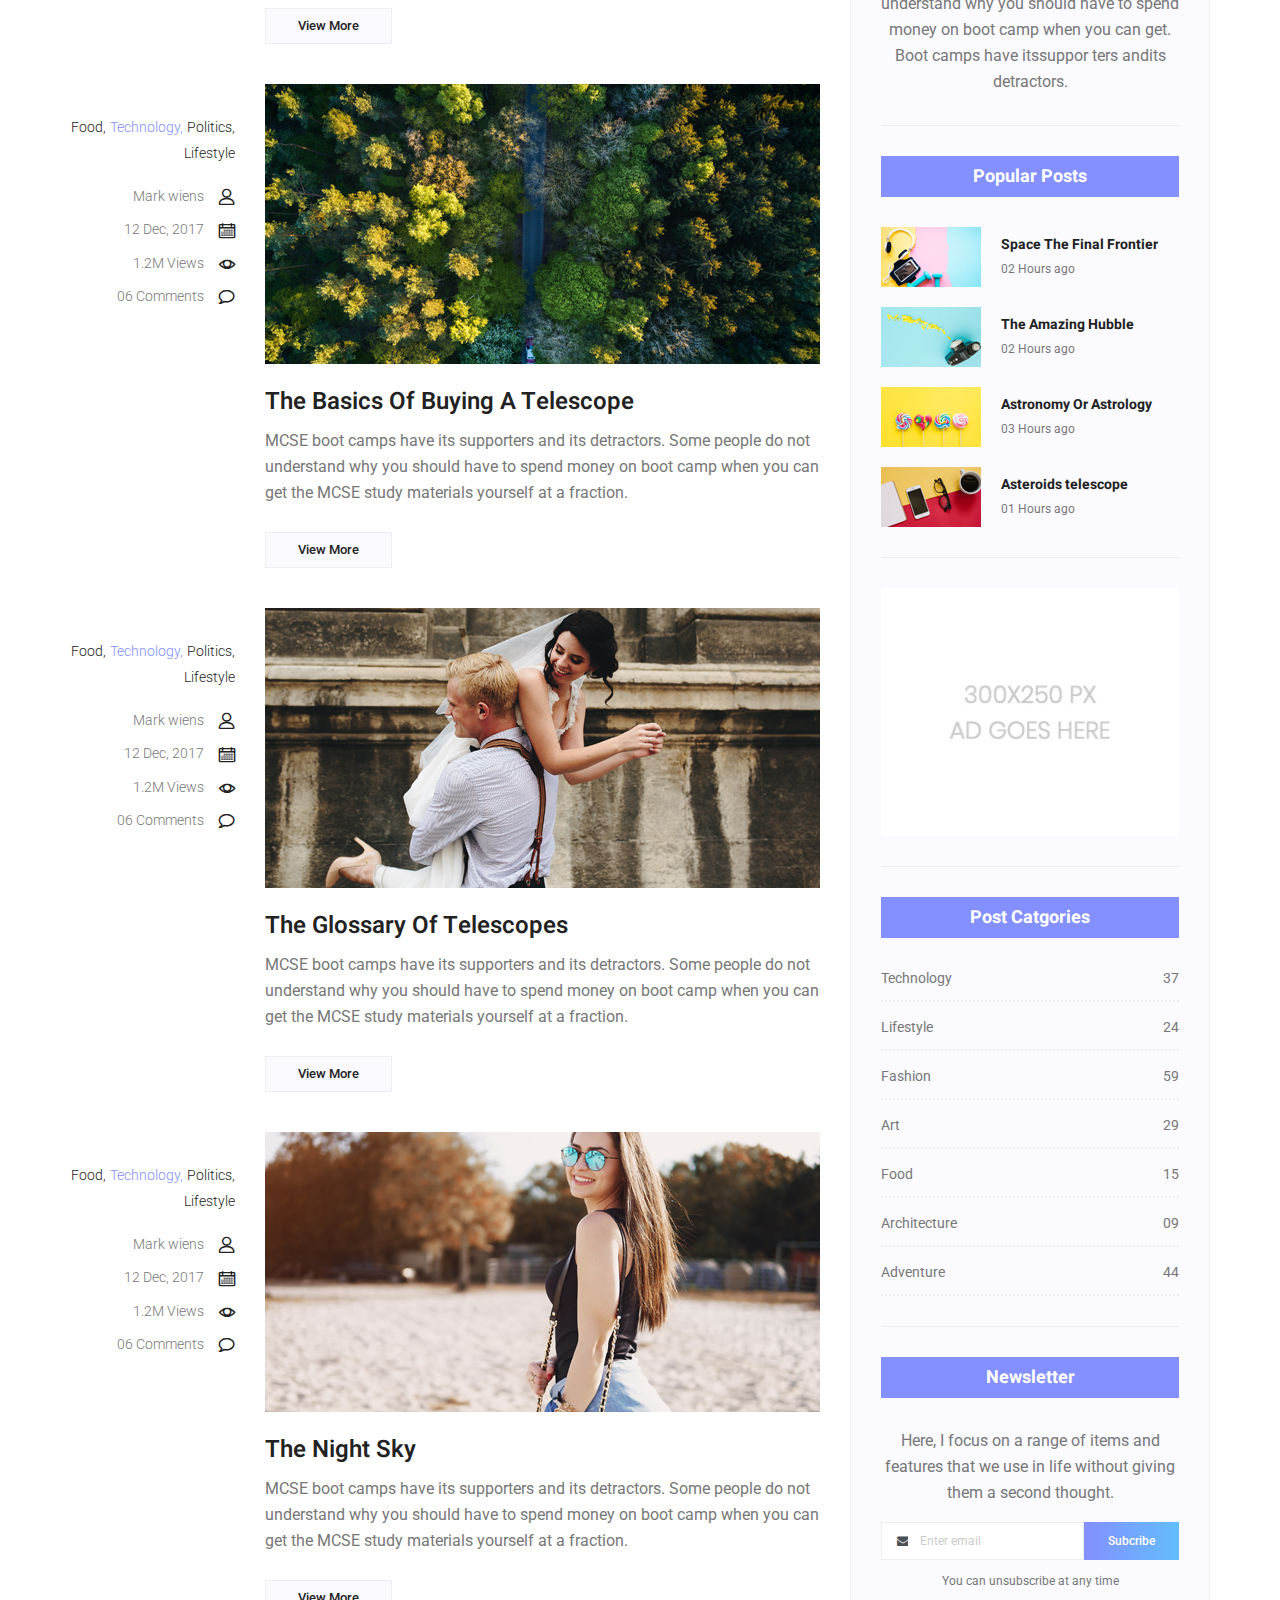
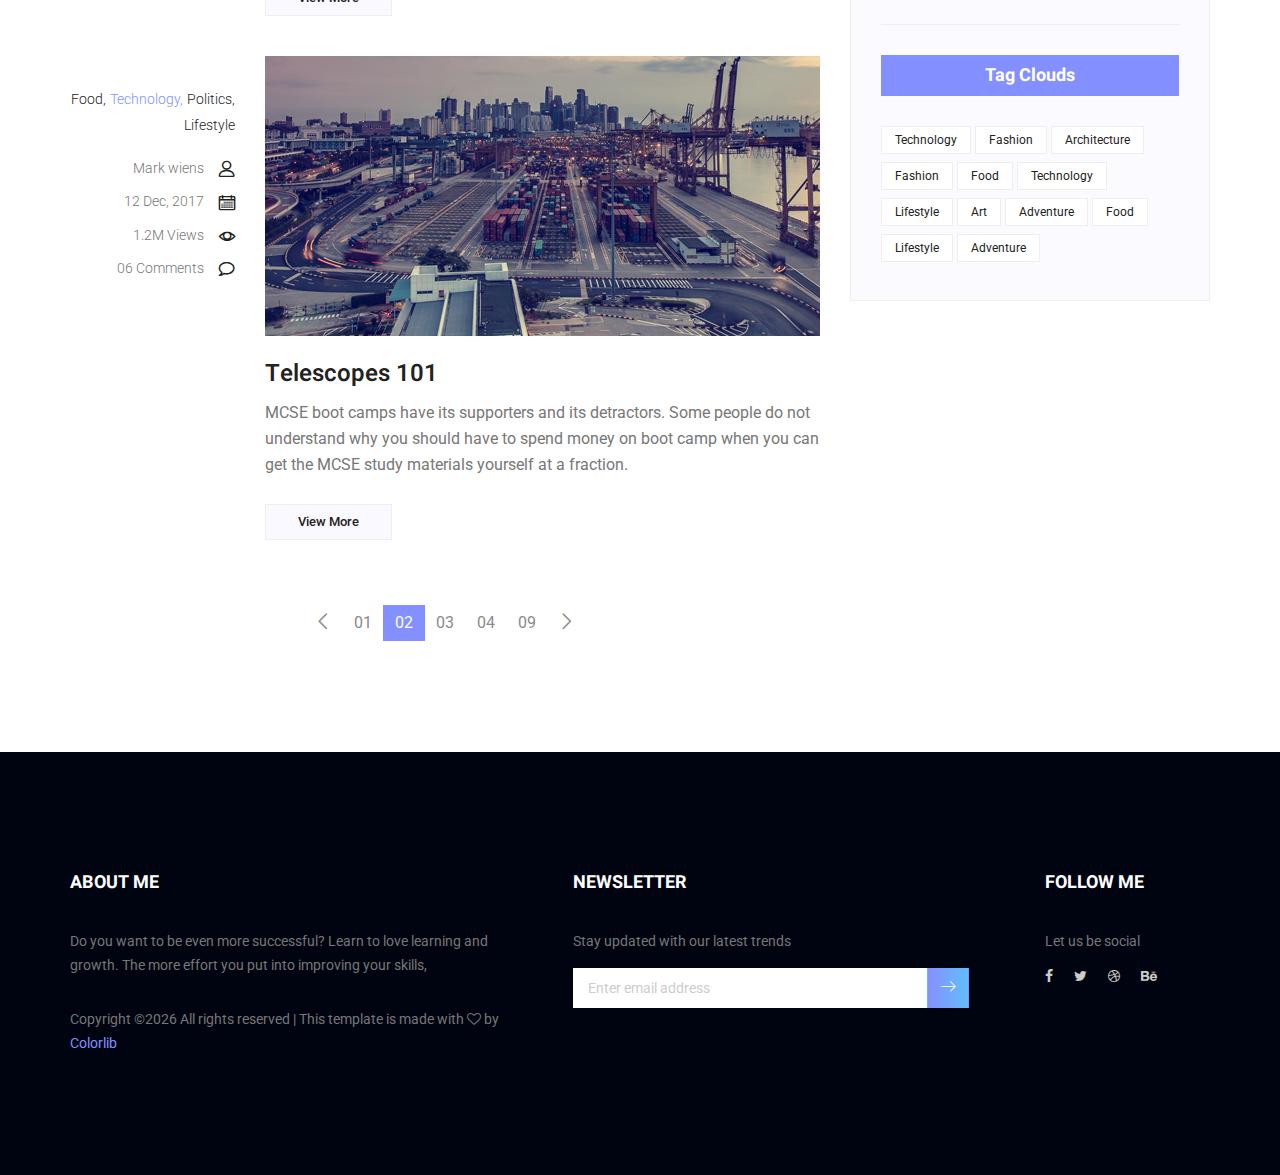
<file: blog.html>
<!doctype html>
<html lang="en">
    <head>
        <!-- Required meta tags -->
        <meta charset="utf-8">
        <meta name="viewport" content="width=device-width, initial-scale=1, shrink-to-fit=no">
        <link rel="icon" href="img/favicon.png" type="image/png">
        <title>Ronin Multi</title>
        <!-- Bootstrap CSS -->
        <link rel="stylesheet" href="css/bootstrap.css">
        <link rel="stylesheet" href="vendors/linericon/style.css">
        <link rel="stylesheet" href="css/font-awesome.min.css">
        <link rel="stylesheet" href="vendors/owl-carousel/owl.carousel.min.css">
        <link rel="stylesheet" href="vendors/lightbox/simpleLightbox.css">
        <link rel="stylesheet" href="vendors/nice-select/css/nice-select.css">
        <link rel="stylesheet" href="vendors/animate-css/animate.css">
        <!-- main css -->
        <link rel="stylesheet" href="css/style.css">
        <link rel="stylesheet" href="css/responsive.css">
    </head>
    <body>
        
        <!--================Header Menu Area =================-->
        <header class="header_area white_menu">
            <div class="main_menu" id="mainNav">
            	<nav class="navbar navbar-expand-lg navbar-light">
					<div class="container box_1620">
						<!-- Brand and toggle get grouped for better mobile display -->
						<a class="navbar-brand logo_h" href="index.html"><img src="img/logo.png" alt=""><img src="img/logo-2.png" alt=""></a>
						<button class="navbar-toggler" type="button" data-toggle="collapse" data-target="#navbarSupportedContent" aria-controls="navbarSupportedContent" aria-expanded="false" aria-label="Toggle navigation">
							<span class="icon-bar"></span>
							<span class="icon-bar"></span>
							<span class="icon-bar"></span>
						</button>
						<!-- Collect the nav links, forms, and other content for toggling -->
						<div class="collapse navbar-collapse offset" id="navbarSupportedContent">
							<ul class="nav navbar-nav menu_nav ml-auto">
								<li class="nav-item active"><a class="nav-link" href="index.html">Home</a></li> 
								<li class="nav-item"><a class="nav-link" href="about-us.html">About</a></li> 
								<li class="nav-item"><a class="nav-link" href="services.html">Services</a>
								<li class="nav-item submenu dropdown">
									<a href="#" class="nav-link dropdown-toggle" data-toggle="dropdown" role="button" aria-haspopup="true" aria-expanded="false">Pages</a>
									<ul class="dropdown-menu">
										<li class="nav-item"><a class="nav-link" href="portfolio.html">Portfolio</a></li>
										<li class="nav-item"><a class="nav-link" href="portfolio-details.html">Project Details</a></li>
										<li class="nav-item"><a class="nav-link" href="elements.html">Elements</a></li>
									</ul>
								</li> 
								<li class="nav-item submenu dropdown">
									<a href="#" class="nav-link dropdown-toggle" data-toggle="dropdown" role="button" aria-haspopup="true" aria-expanded="false">Blog</a>
									<ul class="dropdown-menu">
										<li class="nav-item"><a class="nav-link" href="blog.html">Blog</a></li>
										<li class="nav-item"><a class="nav-link" href="single-blog.html">Blog Details</a></li>
									</ul>
								</li> 
								<li class="nav-item"><a class="nav-link" href="contact.html">Contact</a></li>
							</ul>
						</div> 
					</div>
            	</nav>
            </div>
        </header>
        <!--================Header Menu Area =================-->
        
        <!--================Home Banner Area =================-->
        <section class="home_banner_area blog_banner">
            <div class="banner_inner d-flex align-items-center">
            	<div class="overlay bg-parallax" data-stellar-ratio="0.9" data-stellar-vertical-offset="0" data-background=""></div>
				<div class="container">
					<div class="blog_b_text text-center">
						<h2>Dude You’re Getting <br /> a Telescope</h2>
						<p>There is a moment in the life of any aspiring astronomer that it is time to buy that first</p>
						<a class="white_bg_btn" href="#">View More</a>
					</div>
				</div>
            </div>
        </section>
        <!--================End Home Banner Area =================-->
        
        <!--================Blog Categorie Area =================-->
        <section class="blog_categorie_area">
            <div class="container">
                <div class="row">
                    <div class="col-lg-4">
                        <div class="categories_post">
                            <img src="img/blog/cat-post/cat-post-3.jpg" alt="post">
                            <div class="categories_details">
                                <div class="categories_text">
                                    <a href="blog-details.html"><h5>Social Life</h5></a>
                                    <div class="border_line"></div>
                                    <p>Enjoy your social life together</p>
                                </div>
                            </div>
                        </div>
                    </div>
                    <div class="col-lg-4">
                        <div class="categories_post">
                            <img src="img/blog/cat-post/cat-post-2.jpg" alt="post">
                            <div class="categories_details">
                                <div class="categories_text">
                                    <a href="blog-details.html"><h5>Politics</h5></a>
                                    <div class="border_line"></div>
                                    <p>Be a part of politics</p>
                                </div>
                            </div>
                        </div>
                    </div>
                    <div class="col-lg-4">
                        <div class="categories_post">
                            <img src="img/blog/cat-post/cat-post-1.jpg" alt="post">
                            <div class="categories_details">
                                <div class="categories_text">
                                    <a href="blog-details.html"><h5>Food</h5></a>
                                    <div class="border_line"></div>
                                    <p>Let the food be finished</p>
                                </div>
                            </div>
                        </div>
                    </div>
                </div>
            </div>
        </section>
        <!--================Blog Categorie Area =================-->
        
        <!--================Blog Area =================-->
        <section class="blog_area">
            <div class="container">
                <div class="row">
                    <div class="col-lg-8">
                        <div class="blog_left_sidebar">
                            <article class="row blog_item">
                               <div class="col-md-3">
                                   <div class="blog_info text-right">
                                        <div class="post_tag">
                                            <a href="#">Food,</a>
                                            <a class="active" href="#">Technology,</a>
                                            <a href="#">Politics,</a>
                                            <a href="#">Lifestyle</a>
                                        </div>
                                        <ul class="blog_meta list">
                                            <li><a href="#">Mark wiens<i class="lnr lnr-user"></i></a></li>
                                            <li><a href="#">12 Dec, 2017<i class="lnr lnr-calendar-full"></i></a></li>
                                            <li><a href="#">1.2M Views<i class="lnr lnr-eye"></i></a></li>
                                            <li><a href="#">06 Comments<i class="lnr lnr-bubble"></i></a></li>
                                        </ul>
                                    </div>
                               </div>
                                <div class="col-md-9">
                                    <div class="blog_post">
                                        <img src="img/blog/main-blog/m-blog-1.jpg" alt="">
                                        <div class="blog_details">
                                            <a href="single-blog.html"><h2>Astronomy Binoculars A Great Alternative</h2></a>
                                            <p>MCSE boot camps have its supporters and its detractors. Some people do not understand why you should have to spend money on boot camp when you can get the MCSE study materials yourself at a fraction.</p>
                                            <a href="single-blog.html" class="blog_btn">View More</a>
                                        </div>
                                    </div>
                                </div>
                            </article>
                            <article class="row blog_item">
                               <div class="col-md-3">
                                   <div class="blog_info text-right">
                                        <div class="post_tag">
                                            <a href="#">Food,</a>
                                            <a class="active" href="#">Technology,</a>
                                            <a href="#">Politics,</a>
                                            <a href="#">Lifestyle</a>
                                        </div>
                                        <ul class="blog_meta list">
                                            <li><a href="#">Mark wiens<i class="lnr lnr-user"></i></a></li>
                                            <li><a href="#">12 Dec, 2017<i class="lnr lnr-calendar-full"></i></a></li>
                                            <li><a href="#">1.2M Views<i class="lnr lnr-eye"></i></a></li>
                                            <li><a href="#">06 Comments<i class="lnr lnr-bubble"></i></a></li>
                                        </ul>
                                    </div>
                               </div>
                                <div class="col-md-9">
                                    <div class="blog_post">
                                        <img src="img/blog/main-blog/m-blog-2.jpg" alt="">
                                        <div class="blog_details">
                                            <a href="single-blog.html"><h2>The Basics Of Buying A Telescope</h2></a>
                                            <p>MCSE boot camps have its supporters and its detractors. Some people do not understand why you should have to spend money on boot camp when you can get the MCSE study materials yourself at a fraction.</p>
                                            <a href="single-blog.html" class="blog_btn">View More</a>
                                        </div>
                                    </div>
                                </div>
                            </article>
                            <article class="row blog_item">
                               <div class="col-md-3">
                                   <div class="blog_info text-right">
                                        <div class="post_tag">
                                            <a href="#">Food,</a>
                                            <a class="active" href="#">Technology,</a>
                                            <a href="#">Politics,</a>
                                            <a href="#">Lifestyle</a>
                                        </div>
                                        <ul class="blog_meta list">
                                            <li><a href="#">Mark wiens<i class="lnr lnr-user"></i></a></li>
                                            <li><a href="#">12 Dec, 2017<i class="lnr lnr-calendar-full"></i></a></li>
                                            <li><a href="#">1.2M Views<i class="lnr lnr-eye"></i></a></li>
                                            <li><a href="#">06 Comments<i class="lnr lnr-bubble"></i></a></li>
                                        </ul>
                                    </div>
                               </div>
                                <div class="col-md-9">
                                    <div class="blog_post">
                                        <img src="img/blog/main-blog/m-blog-3.jpg" alt="">
                                        <div class="blog_details">
                                            <a href="single-blog.html"><h2>The Glossary Of Telescopes</h2></a>
                                            <p>MCSE boot camps have its supporters and its detractors. Some people do not understand why you should have to spend money on boot camp when you can get the MCSE study materials yourself at a fraction.</p>
                                            <a href="single-blog.html" class="blog_btn">View More</a>
                                        </div>
                                    </div>
                                </div>
                            </article>
                            <article class="row blog_item">
                               <div class="col-md-3">
                                   <div class="blog_info text-right">
                                        <div class="post_tag">
                                            <a href="#">Food,</a>
                                            <a class="active" href="#">Technology,</a>
                                            <a href="#">Politics,</a>
                                            <a href="#">Lifestyle</a>
                                        </div>
                                        <ul class="blog_meta list">
                                            <li><a href="#">Mark wiens<i class="lnr lnr-user"></i></a></li>
                                            <li><a href="#">12 Dec, 2017<i class="lnr lnr-calendar-full"></i></a></li>
                                            <li><a href="#">1.2M Views<i class="lnr lnr-eye"></i></a></li>
                                            <li><a href="#">06 Comments<i class="lnr lnr-bubble"></i></a></li>
                                        </ul>
                                    </div>
                               </div>
                                <div class="col-md-9">
                                    <div class="blog_post">
                                        <img src="img/blog/main-blog/m-blog-4.jpg" alt="">
                                        <div class="blog_details">
                                            <a href="single-blog.html"><h2>The Night Sky</h2></a>
                                            <p>MCSE boot camps have its supporters and its detractors. Some people do not understand why you should have to spend money on boot camp when you can get the MCSE study materials yourself at a fraction.</p>
                                            <a href="single-blog.html" class="blog_btn">View More</a>
                                        </div>
                                    </div>
                                </div>
                            </article>
                            <article class="row blog_item">
                               <div class="col-md-3">
                                   <div class="blog_info text-right">
                                        <div class="post_tag">
                                            <a href="#">Food,</a>
                                            <a class="active" href="#">Technology,</a>
                                            <a href="#">Politics,</a>
                                            <a href="#">Lifestyle</a>
                                        </div>
                                        <ul class="blog_meta list">
                                            <li><a href="#">Mark wiens<i class="lnr lnr-user"></i></a></li>
                                            <li><a href="#">12 Dec, 2017<i class="lnr lnr-calendar-full"></i></a></li>
                                            <li><a href="#">1.2M Views<i class="lnr lnr-eye"></i></a></li>
                                            <li><a href="#">06 Comments<i class="lnr lnr-bubble"></i></a></li>
                                        </ul>
                                    </div>
                               </div>
                                <div class="col-md-9">
                                    <div class="blog_post">
                                        <img src="img/blog/main-blog/m-blog-5.jpg" alt="">
                                        <div class="blog_details">
                                            <a href="single-blog.html"><h2>Telescopes 101</h2></a>
                                            <p>MCSE boot camps have its supporters and its detractors. Some people do not understand why you should have to spend money on boot camp when you can get the MCSE study materials yourself at a fraction.</p>
                                            <a href="single-blog.html" class="blog_btn">View More</a>
                                        </div>
                                    </div>
                                </div>
                            </article>
                            <nav class="blog-pagination justify-content-center d-flex">
		                        <ul class="pagination">
		                            <li class="page-item">
		                                <a href="#" class="page-link" aria-label="Previous">
		                                    <span aria-hidden="true">
		                                        <span class="lnr lnr-chevron-left"></span>
		                                    </span>
		                                </a>
		                            </li>
		                            <li class="page-item"><a href="#" class="page-link">01</a></li>
		                            <li class="page-item active"><a href="#" class="page-link">02</a></li>
		                            <li class="page-item"><a href="#" class="page-link">03</a></li>
		                            <li class="page-item"><a href="#" class="page-link">04</a></li>
		                            <li class="page-item"><a href="#" class="page-link">09</a></li>
		                            <li class="page-item">
		                                <a href="#" class="page-link" aria-label="Next">
		                                    <span aria-hidden="true">
		                                        <span class="lnr lnr-chevron-right"></span>
		                                    </span>
		                                </a>
		                            </li>
		                        </ul>
		                    </nav>
                        </div>
                    </div>
                    <div class="col-lg-4">
                        <div class="blog_right_sidebar">
                            <aside class="single_sidebar_widget search_widget">
                                <div class="input-group">
                                    <input type="text" class="form-control" placeholder="Search Posts">
                                    <span class="input-group-btn">
                                        <button class="btn btn-default" type="button"><i class="lnr lnr-magnifier"></i></button>
                                    </span>
                                </div><!-- /input-group -->
                                <div class="br"></div>
                            </aside>
                            <aside class="single_sidebar_widget author_widget">
                                <img class="author_img rounded-circle" src="img/blog/author.png" alt="">
                                <h4>Charlie Barber</h4>
                                <p>Senior blog writer</p>
                                <div class="social_icon">
                                    <a href="#"><i class="fa fa-facebook"></i></a>
                                    <a href="#"><i class="fa fa-twitter"></i></a>
                                    <a href="#"><i class="fa fa-github"></i></a>
                                    <a href="#"><i class="fa fa-behance"></i></a>
                                </div>
                                <p>Boot camps have its supporters andit sdetractors. Some people do not understand why you should have to spend money on boot camp when you can get. Boot camps have itssuppor ters andits detractors.</p>
                                <div class="br"></div>
                            </aside>
                            <aside class="single_sidebar_widget popular_post_widget">
                                <h3 class="widget_title">Popular Posts</h3>
                                <div class="media post_item">
                                    <img src="img/blog/popular-post/post1.jpg" alt="post">
                                    <div class="media-body">
                                        <a href="blog-details.html"><h3>Space The Final Frontier</h3></a>
                                        <p>02 Hours ago</p>
                                    </div>
                                </div>
                                <div class="media post_item">
                                    <img src="img/blog/popular-post/post2.jpg" alt="post">
                                    <div class="media-body">
                                        <a href="blog-details.html"><h3>The Amazing Hubble</h3></a>
                                        <p>02 Hours ago</p>
                                    </div>
                                </div>
                                <div class="media post_item">
                                    <img src="img/blog/popular-post/post3.jpg" alt="post">
                                    <div class="media-body">
                                        <a href="blog-details.html"><h3>Astronomy Or Astrology</h3></a>
                                        <p>03 Hours ago</p>
                                    </div>
                                </div>
                                <div class="media post_item">
                                    <img src="img/blog/popular-post/post4.jpg" alt="post">
                                    <div class="media-body">
                                        <a href="blog-details.html"><h3>Asteroids telescope</h3></a>
                                        <p>01 Hours ago</p>
                                    </div>
                                </div>
                                <div class="br"></div>
                            </aside>
                            <aside class="single_sidebar_widget ads_widget">
                                <a href="#"><img class="img-fluid" src="img/blog/add.jpg" alt=""></a>
                                <div class="br"></div>
                            </aside>
                            <aside class="single_sidebar_widget post_category_widget">
                                <h4 class="widget_title">Post Catgories</h4>
                                <ul class="list cat-list">
                                    <li>
                                        <a href="#" class="d-flex justify-content-between">
                                            <p>Technology</p>
                                            <p>37</p>
                                        </a>
                                    </li>
                                    <li>
                                        <a href="#" class="d-flex justify-content-between">
                                            <p>Lifestyle</p>
                                            <p>24</p>
                                        </a>
                                    </li>
                                    <li>
                                        <a href="#" class="d-flex justify-content-between">
                                            <p>Fashion</p>
                                            <p>59</p>
                                        </a>
                                    </li>
                                    <li>
                                        <a href="#" class="d-flex justify-content-between">
                                            <p>Art</p>
                                            <p>29</p>
                                        </a>
                                    </li>
                                    <li>
                                        <a href="#" class="d-flex justify-content-between">
                                            <p>Food</p>
                                            <p>15</p>
                                        </a>
                                    </li>
                                    <li>
                                        <a href="#" class="d-flex justify-content-between">
                                            <p>Architecture</p>
                                            <p>09</p>
                                        </a>
                                    </li>
                                    <li>
                                        <a href="#" class="d-flex justify-content-between">
                                            <p>Adventure</p>
                                            <p>44</p>
                                        </a>
                                    </li>															
                                </ul>
                                <div class="br"></div>
                            </aside>
                            <aside class="single-sidebar-widget newsletter_widget">
                                <h4 class="widget_title">Newsletter</h4>
                                <p>
                                Here, I focus on a range of items and features that we use in life without
                                giving them a second thought.
                                </p>
                                <div class="form-group d-flex flex-row">
                                    <div class="input-group">
                                        <div class="input-group-prepend">
                                            <div class="input-group-text"><i class="fa fa-envelope" aria-hidden="true"></i></div>
                                        </div>
                                        <input type="text" class="form-control" id="inlineFormInputGroup" placeholder="Enter email" onfocus="this.placeholder = ''" onblur="this.placeholder = 'Enter email'">
                                    </div>
                                    <a href="#" class="bbtns">Subcribe</a>
                                </div>	
                                <p class="text-bottom">You can unsubscribe at any time</p>	
                                <div class="br"></div>							
                            </aside>
                            <aside class="single-sidebar-widget tag_cloud_widget">
                                <h4 class="widget_title">Tag Clouds</h4>
                                <ul class="list">
                                    <li><a href="#">Technology</a></li>
                                    <li><a href="#">Fashion</a></li>
                                    <li><a href="#">Architecture</a></li>
                                    <li><a href="#">Fashion</a></li>
                                    <li><a href="#">Food</a></li>
                                    <li><a href="#">Technology</a></li>
                                    <li><a href="#">Lifestyle</a></li>
                                    <li><a href="#">Art</a></li>
                                    <li><a href="#">Adventure</a></li>
                                    <li><a href="#">Food</a></li>
                                    <li><a href="#">Lifestyle</a></li>
                                    <li><a href="#">Adventure</a></li>
                                </ul>
                            </aside>
                        </div>
                    </div>
                </div>
            </div>
        </section>
        <!--================Blog Area =================-->
        
        <!--================Footer Area =================-->
        <footer class="footer_area p_120">
        	<div class="container">
        		<div class="row footer_inner">
        			<div class="col-lg-5 col-sm-6">
        				<aside class="f_widget ab_widget">
        					<div class="f_title">
        						<h3>About Me</h3>
        					</div>
        					<p>Do you want to be even more successful? Learn to love learning and growth. The more effort you put into improving your skills,</p>
        					<p><!-- Link back to Colorlib can't be removed. Template is licensed under CC BY 3.0. -->
Copyright &copy;<script>document.write(new Date().getFullYear());</script> All rights reserved | This template is made with <i class="fa fa-heart-o" aria-hidden="true"></i> by <a href="https://colorlib.com" target="_blank">Colorlib</a>
<!-- Link back to Colorlib can't be removed. Template is licensed under CC BY 3.0. -->
</p>
        				</aside>
        			</div>
        			<div class="col-lg-5 col-sm-6">
        				<aside class="f_widget news_widget">
        					<div class="f_title">
        						<h3>Newsletter</h3>
        					</div>
        					<p>Stay updated with our latest trends</p>
        					<div id="mc_embed_signup">
                                <form target="_blank" action="https://spondonit.us12.list-manage.com/subscribe/post?u=1462626880ade1ac87bd9c93a&amp;id=92a4423d01" method="get" class="subscribe_form relative">
                                	<div class="input-group d-flex flex-row">
                                        <input name="EMAIL" placeholder="Enter email address" onfocus="this.placeholder = ''" onblur="this.placeholder = 'Email Address '" required="" type="email">
                                        <button class="btn sub-btn"><span class="lnr lnr-arrow-right"></span></button>		
                                    </div>				
                                    <div class="mt-10 info"></div>
                                </form>
                            </div>
        				</aside>
        			</div>
        			<div class="col-lg-2">
        				<aside class="f_widget social_widget">
        					<div class="f_title">
        						<h3>Follow Me</h3>
        					</div>
        					<p>Let us be social</p>
        					<ul class="list">
        						<li><a href="#"><i class="fa fa-facebook"></i></a></li>
        						<li><a href="#"><i class="fa fa-twitter"></i></a></li>
        						<li><a href="#"><i class="fa fa-dribbble"></i></a></li>
        						<li><a href="#"><i class="fa fa-behance"></i></a></li>
        					</ul>
        				</aside>
        			</div>
        		</div>
        	</div>
        </footer>
        <!--================End Footer Area =================-->
        
        
        
        
        <!-- Optional JavaScript -->
        <!-- jQuery first, then Popper.js, then Bootstrap JS -->
        <script src="js/jquery-3.2.1.min.js"></script>
        <script src="js/popper.js"></script>
        <script src="js/bootstrap.min.js"></script>
        <script src="js/stellar.js"></script>
        <script src="vendors/lightbox/simpleLightbox.min.js"></script>
        <script src="vendors/nice-select/js/jquery.nice-select.min.js"></script>
        <script src="vendors/isotope/imagesloaded.pkgd.min.js"></script>
        <script src="vendors/isotope/isotope-min.js"></script>
        <script src="vendors/owl-carousel/owl.carousel.min.js"></script>
        <script src="js/jquery.ajaxchimp.min.js"></script>
        <script src="js/mail-script.js"></script>
        <script src="vendors/counter-up/jquery.waypoints.min.js"></script>
        <script src="vendors/counter-up/jquery.counterup.min.js"></script>
        <script src="js/theme.js"></script>
    </body>
</html>
</file>
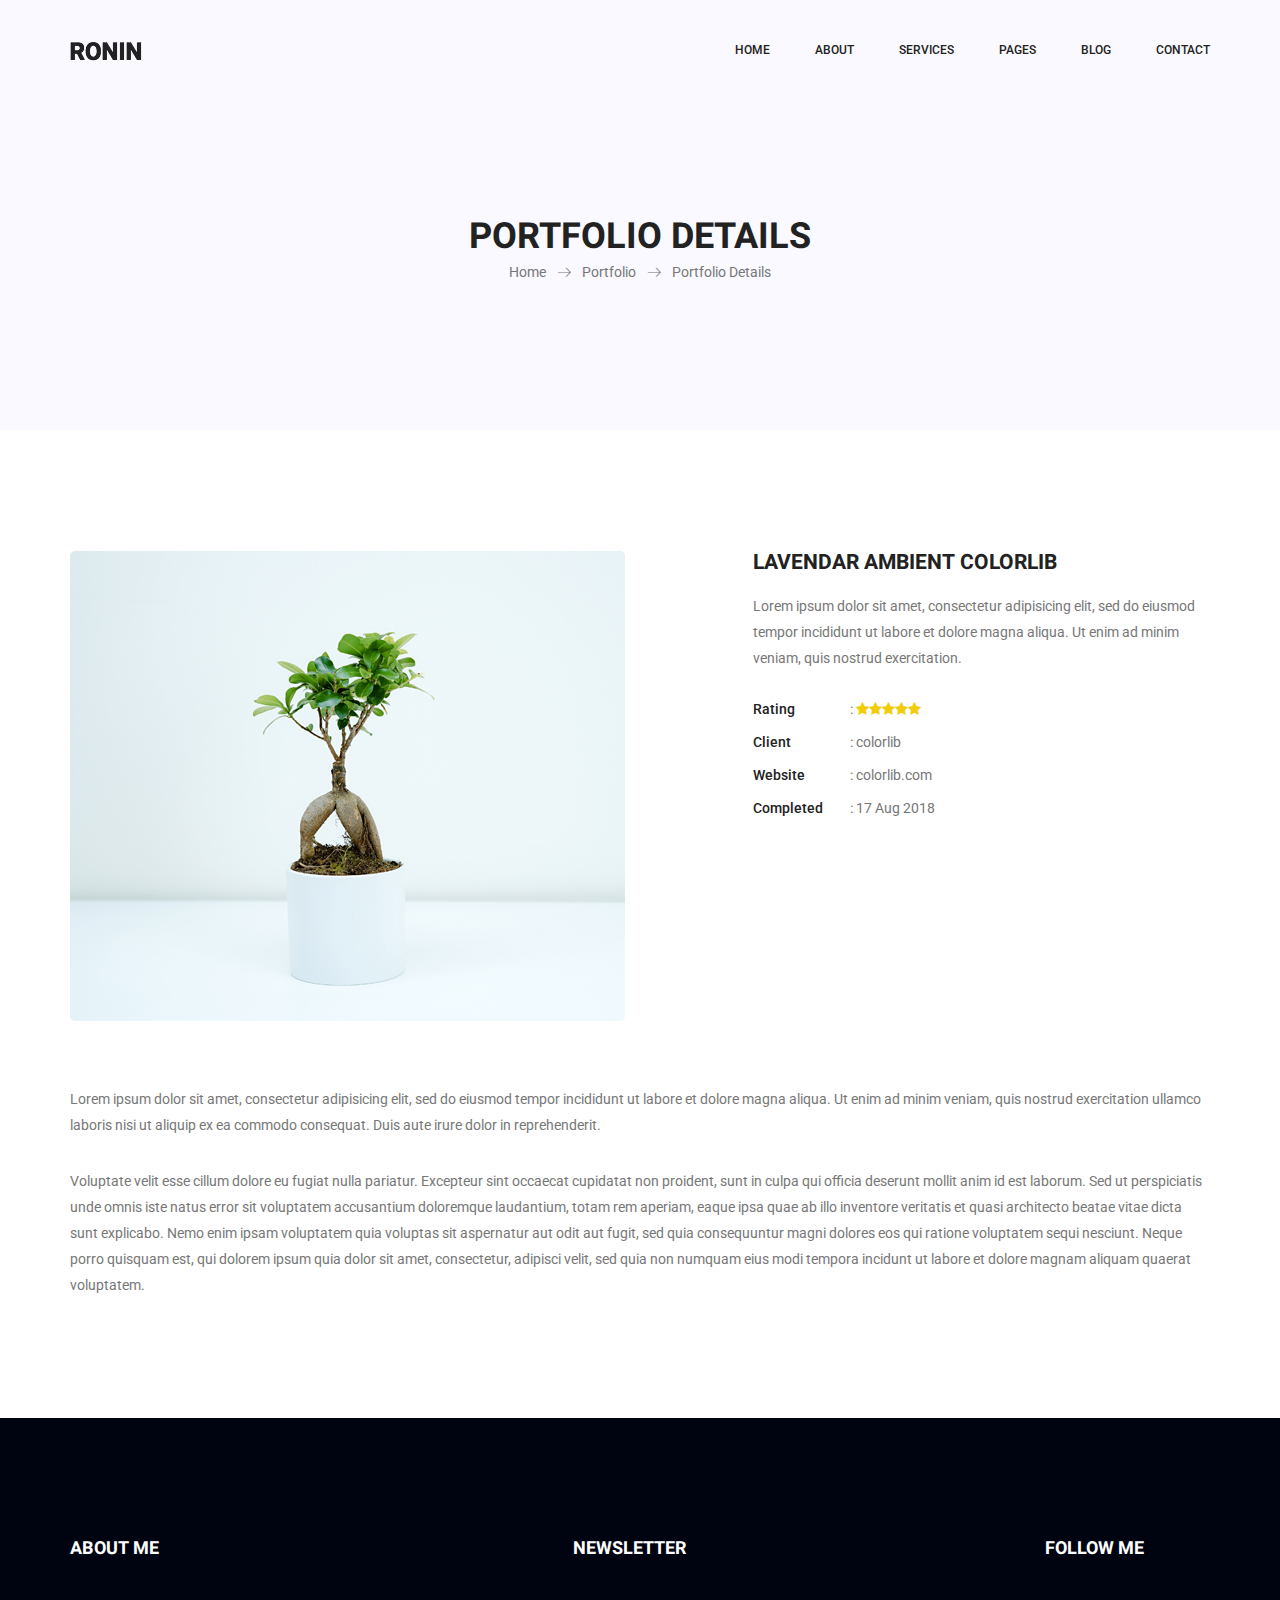
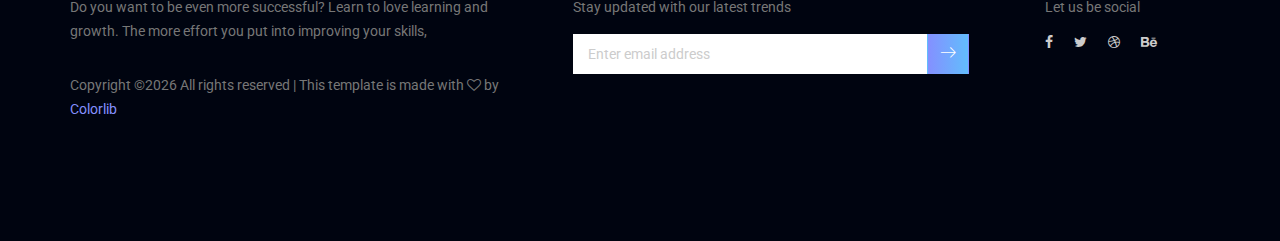
<file: portfolio-details.html>
<!doctype html>
<html lang="en">
    <head>
        <!-- Required meta tags -->
        <meta charset="utf-8">
        <meta name="viewport" content="width=device-width, initial-scale=1, shrink-to-fit=no">
        <link rel="icon" href="img/favicon.png" type="image/png">
        <title>Ronin Multi</title>
        <!-- Bootstrap CSS -->
        <link rel="stylesheet" href="css/bootstrap.css">
        <link rel="stylesheet" href="vendors/linericon/style.css">
        <link rel="stylesheet" href="css/font-awesome.min.css">
        <link rel="stylesheet" href="vendors/owl-carousel/owl.carousel.min.css">
        <link rel="stylesheet" href="vendors/lightbox/simpleLightbox.css">
        <link rel="stylesheet" href="vendors/nice-select/css/nice-select.css">
        <link rel="stylesheet" href="vendors/animate-css/animate.css">
        <link rel="stylesheet" href="vendors/flaticon/flaticon.css">
        <!-- main css -->
        <link rel="stylesheet" href="css/style.css">
        <link rel="stylesheet" href="css/responsive.css">
    </head>
    <body>
        
        <!--================Header Menu Area =================-->
        <header class="header_area">
            <div class="main_menu" id="mainNav">
            	<nav class="navbar navbar-expand-lg navbar-light">
					<div class="container box_1620">
						<!-- Brand and toggle get grouped for better mobile display -->
						<a class="navbar-brand logo_h" href="index.html"><img src="img/logo.png" alt=""></a>
						<button class="navbar-toggler" type="button" data-toggle="collapse" data-target="#navbarSupportedContent" aria-controls="navbarSupportedContent" aria-expanded="false" aria-label="Toggle navigation">
							<span class="icon-bar"></span>
							<span class="icon-bar"></span>
							<span class="icon-bar"></span>
						</button>
						<!-- Collect the nav links, forms, and other content for toggling -->
						<div class="collapse navbar-collapse offset" id="navbarSupportedContent">
							<ul class="nav navbar-nav menu_nav ml-auto">
								<li class="nav-item active"><a class="nav-link" href="index.html">Home</a></li> 
								<li class="nav-item"><a class="nav-link" href="about-us.html">About</a></li> 
								<li class="nav-item"><a class="nav-link" href="services.html">Services</a>
								<li class="nav-item submenu dropdown">
									<a href="#" class="nav-link dropdown-toggle" data-toggle="dropdown" role="button" aria-haspopup="true" aria-expanded="false">Pages</a>
									<ul class="dropdown-menu">
										<li class="nav-item"><a class="nav-link" href="portfolio.html">Portfolio</a></li>
										<li class="nav-item"><a class="nav-link" href="portfolio-details.html">Project Details</a></li>
										<li class="nav-item"><a class="nav-link" href="elements.html">Elements</a></li>
									</ul>
								</li> 
								<li class="nav-item submenu dropdown">
									<a href="#" class="nav-link dropdown-toggle" data-toggle="dropdown" role="button" aria-haspopup="true" aria-expanded="false">Blog</a>
									<ul class="dropdown-menu">
										<li class="nav-item"><a class="nav-link" href="blog.html">Blog</a></li>
										<li class="nav-item"><a class="nav-link" href="single-blog.html">Blog Details</a></li>
									</ul>
								</li> 
								<li class="nav-item"><a class="nav-link" href="contact.html">Contact</a></li>
							</ul>
						</div> 
					</div>
            	</nav>
            </div>
        </header>
        <!--================Header Menu Area =================-->
        
        <!--================Home Banner Area =================-->
        <section class="banner_area">
            <div class="banner_inner d-flex align-items-center">
            	<div class="overlay bg-parallax" data-stellar-ratio="0.9" data-stellar-vertical-offset="0" data-background=""></div>
				<div class="container">
					<div class="banner_content text-center">
						<h2>Portfolio Details</h2>
						<div class="page_link">
							<a href="index.html">Home</a>
							<a href="services.html">Portfolio</a>
							<a href="services.html">Portfolio Details</a>
						</div>
						
					</div>
				</div>
            </div>
        </section>
        <!--================End Home Banner Area =================-->
        
        <!--================Portfolio Details Area =================-->
        <section class="portfolio_details_area p_120">
        	<div class="container">
        		<div class="portfolio_details_inner">
					<div class="row">
						<div class="col-md-6">
							<div class="left_img">
								<img class="img-fluid" src="img/gallery/portfolio_details.jpg" alt="">
							</div>
						</div>
						<div class="col-md-6">
							<div class="portfolio_right_text">
								<h4>Lavendar ambient colorlib</h4>
								<p>Lorem ipsum dolor sit amet, consectetur adipisicing elit, sed do eiusmod tempor incididunt ut labore et dolore magna aliqua. Ut enim ad minim veniam, quis nostrud exercitation.</p>
								<ul class="list">
									<li><span>Rating</span>: <i class="fa fa-star"></i><i class="fa fa-star"></i><i class="fa fa-star"></i><i class="fa fa-star"></i><i class="fa fa-star"></i></li>
									<li><span>Client</span>:  colorlib</li>
									<li><span>Website</span>:  colorlib.com</li>
									<li><span>Completed</span>:  17 Aug 2018</li>
								</ul>
							</div>
						</div>
					</div>
       				<p>Lorem ipsum dolor sit amet, consectetur adipisicing elit, sed do eiusmod tempor incididunt ut labore et dolore magna aliqua. Ut enim ad minim veniam, quis nostrud exercitation ullamco laboris nisi ut aliquip ex ea commodo consequat. Duis aute irure dolor in reprehenderit.</p>
       				<p>Voluptate velit esse cillum dolore eu fugiat nulla pariatur. Excepteur sint occaecat cupidatat non proident, sunt in culpa qui officia deserunt mollit anim id est laborum. Sed ut perspiciatis unde omnis iste natus error sit voluptatem accusantium doloremque laudantium, totam rem aperiam, eaque ipsa quae ab illo inventore veritatis et quasi architecto beatae vitae dicta sunt explicabo. Nemo enim ipsam voluptatem quia voluptas sit aspernatur aut odit aut fugit, sed quia consequuntur magni dolores eos qui ratione voluptatem sequi nesciunt. Neque porro quisquam est, qui dolorem ipsum quia dolor sit amet, consectetur, adipisci velit, sed quia non numquam eius modi tempora incidunt ut labore et dolore magnam aliquam quaerat voluptatem.</p>
        		</div>
        	</div>
        </section>
        <!--================End Portfolio Details Area =================-->
        
        <!--================Footer Area =================-->
        <footer class="footer_area p_120">
        	<div class="container">
        		<div class="row footer_inner">
        			<div class="col-lg-5 col-sm-6">
        				<aside class="f_widget ab_widget">
        					<div class="f_title">
        						<h3>About Me</h3>
        					</div>
        					<p>Do you want to be even more successful? Learn to love learning and growth. The more effort you put into improving your skills,</p>
        					<p><!-- Link back to Colorlib can't be removed. Template is licensed under CC BY 3.0. -->
Copyright &copy;<script>document.write(new Date().getFullYear());</script> All rights reserved | This template is made with <i class="fa fa-heart-o" aria-hidden="true"></i> by <a href="https://colorlib.com" target="_blank">Colorlib</a>
<!-- Link back to Colorlib can't be removed. Template is licensed under CC BY 3.0. -->
</p>
        				</aside>
        			</div>
        			<div class="col-lg-5 col-sm-6">
        				<aside class="f_widget news_widget">
        					<div class="f_title">
        						<h3>Newsletter</h3>
        					</div>
        					<p>Stay updated with our latest trends</p>
        					<div id="mc_embed_signup">
                                <form target="_blank" action="https://spondonit.us12.list-manage.com/subscribe/post?u=1462626880ade1ac87bd9c93a&amp;id=92a4423d01" method="get" class="subscribe_form relative">
                                	<div class="input-group d-flex flex-row">
                                        <input name="EMAIL" placeholder="Enter email address" onfocus="this.placeholder = ''" onblur="this.placeholder = 'Email Address '" required="" type="email">
                                        <button class="btn sub-btn"><span class="lnr lnr-arrow-right"></span></button>		
                                    </div>				
                                    <div class="mt-10 info"></div>
                                </form>
                            </div>
        				</aside>
        			</div>
        			<div class="col-lg-2">
        				<aside class="f_widget social_widget">
        					<div class="f_title">
        						<h3>Follow Me</h3>
        					</div>
        					<p>Let us be social</p>
        					<ul class="list">
        						<li><a href="#"><i class="fa fa-facebook"></i></a></li>
        						<li><a href="#"><i class="fa fa-twitter"></i></a></li>
        						<li><a href="#"><i class="fa fa-dribbble"></i></a></li>
        						<li><a href="#"><i class="fa fa-behance"></i></a></li>
        					</ul>
        				</aside>
        			</div>
        		</div>
        	</div>
        </footer>
        <!--================End Footer Area =================-->
        
        
        
        
        <!-- Optional JavaScript -->
        <!-- jQuery first, then Popper.js, then Bootstrap JS -->
        <script src="js/jquery-3.2.1.min.js"></script>
        <script src="js/popper.js"></script>
        <script src="js/bootstrap.min.js"></script>
        <script src="js/stellar.js"></script>
        <script src="vendors/lightbox/simpleLightbox.min.js"></script>
        <script src="vendors/nice-select/js/jquery.nice-select.min.js"></script>
        <script src="vendors/isotope/imagesloaded.pkgd.min.js"></script>
        <script src="vendors/isotope/isotope-min.js"></script>
        <script src="vendors/owl-carousel/owl.carousel.min.js"></script>
        <script src="js/jquery.ajaxchimp.min.js"></script>
        <script src="js/mail-script.js"></script>
        <script src="vendors/counter-up/jquery.waypoints.min.js"></script>
        <script src="vendors/counter-up/jquery.counterup.min.js"></script>
        <script src="js/theme.js"></script>
    </body>
</html>
</file>
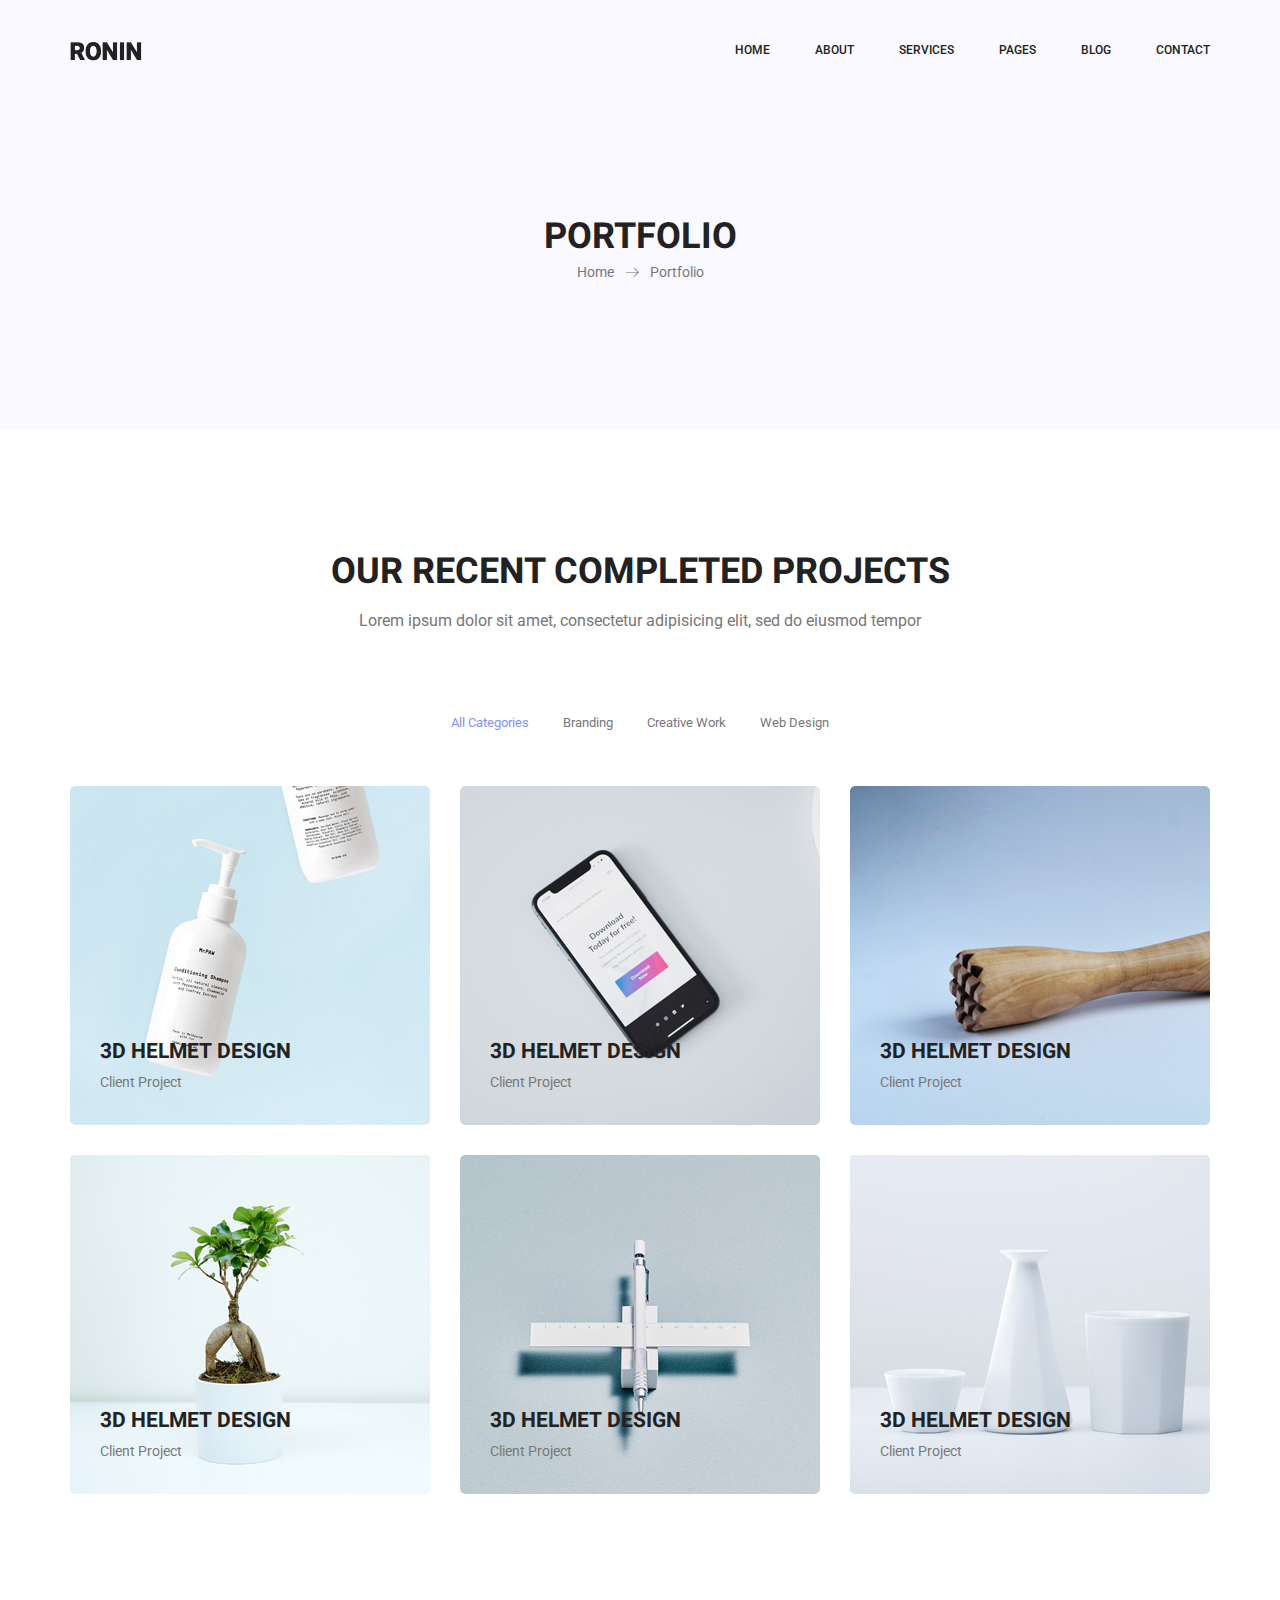
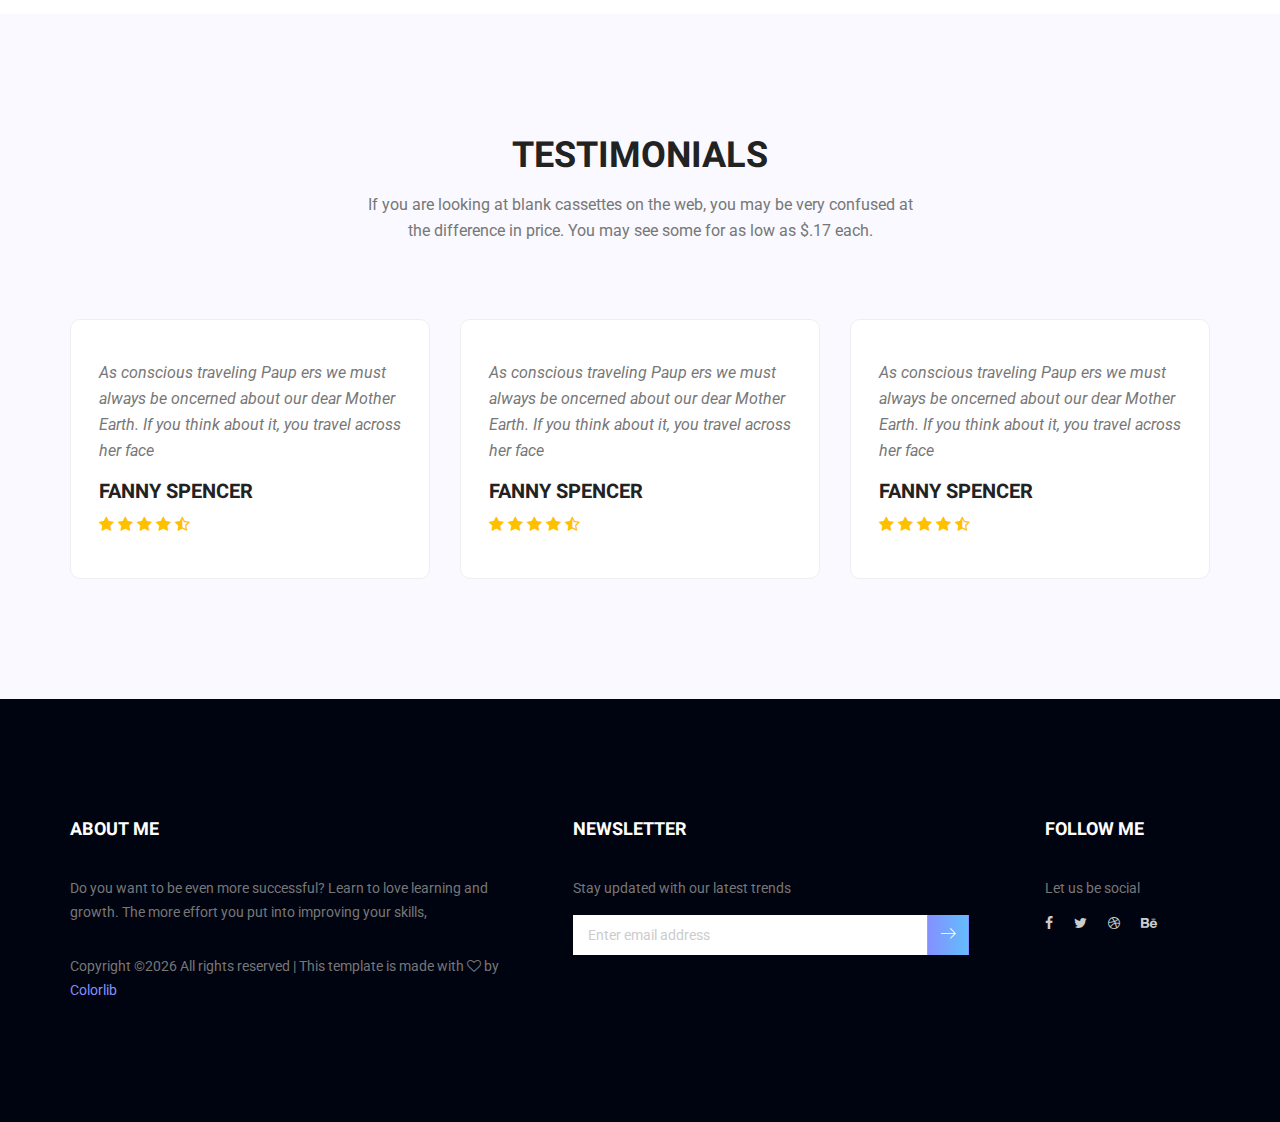
<file: portfolio.html>
<!doctype html>
<html lang="en">
    <head>
        <!-- Required meta tags -->
        <meta charset="utf-8">
        <meta name="viewport" content="width=device-width, initial-scale=1, shrink-to-fit=no">
        <link rel="icon" href="img/favicon.png" type="image/png">
        <title>Ronin Multi</title>
        <!-- Bootstrap CSS -->
        <link rel="stylesheet" href="css/bootstrap.css">
        <link rel="stylesheet" href="vendors/linericon/style.css">
        <link rel="stylesheet" href="css/font-awesome.min.css">
        <link rel="stylesheet" href="vendors/owl-carousel/owl.carousel.min.css">
        <link rel="stylesheet" href="vendors/lightbox/simpleLightbox.css">
        <link rel="stylesheet" href="vendors/nice-select/css/nice-select.css">
        <link rel="stylesheet" href="vendors/animate-css/animate.css">
        <link rel="stylesheet" href="vendors/flaticon/flaticon.css">
        <!-- main css -->
        <link rel="stylesheet" href="css/style.css">
        <link rel="stylesheet" href="css/responsive.css">
    </head>
    <body>
        
        <!--================Header Menu Area =================-->
        <header class="header_area">
            <div class="main_menu" id="mainNav">
            	<nav class="navbar navbar-expand-lg navbar-light">
					<div class="container box_1620">
						<!-- Brand and toggle get grouped for better mobile display -->
						<a class="navbar-brand logo_h" href="index.html"><img src="img/logo.png" alt=""></a>
						<button class="navbar-toggler" type="button" data-toggle="collapse" data-target="#navbarSupportedContent" aria-controls="navbarSupportedContent" aria-expanded="false" aria-label="Toggle navigation">
							<span class="icon-bar"></span>
							<span class="icon-bar"></span>
							<span class="icon-bar"></span>
						</button>
						<!-- Collect the nav links, forms, and other content for toggling -->
						<div class="collapse navbar-collapse offset" id="navbarSupportedContent">
							<ul class="nav navbar-nav menu_nav ml-auto">
								<li class="nav-item active"><a class="nav-link" href="index.html">Home</a></li> 
								<li class="nav-item"><a class="nav-link" href="about-us.html">About</a></li> 
								<li class="nav-item"><a class="nav-link" href="services.html">Services</a>
								<li class="nav-item submenu dropdown">
									<a href="#" class="nav-link dropdown-toggle" data-toggle="dropdown" role="button" aria-haspopup="true" aria-expanded="false">Pages</a>
									<ul class="dropdown-menu">
										<li class="nav-item"><a class="nav-link" href="portfolio.html">Portfolio</a></li>
										<li class="nav-item"><a class="nav-link" href="portfolio-details.html">Project Details</a></li>
										<li class="nav-item"><a class="nav-link" href="elements.html">Elements</a></li>
									</ul>
								</li> 
								<li class="nav-item submenu dropdown">
									<a href="#" class="nav-link dropdown-toggle" data-toggle="dropdown" role="button" aria-haspopup="true" aria-expanded="false">Blog</a>
									<ul class="dropdown-menu">
										<li class="nav-item"><a class="nav-link" href="blog.html">Blog</a></li>
										<li class="nav-item"><a class="nav-link" href="single-blog.html">Blog Details</a></li>
									</ul>
								</li> 
								<li class="nav-item"><a class="nav-link" href="contact.html">Contact</a></li>
							</ul>
						</div> 
					</div>
            	</nav>
            </div>
        </header>
        <!--================Header Menu Area =================-->
        
        <!--================Home Banner Area =================-->
        <section class="banner_area">
            <div class="banner_inner d-flex align-items-center">
            	<div class="overlay bg-parallax" data-stellar-ratio="0.9" data-stellar-vertical-offset="0" data-background=""></div>
				<div class="container">
					<div class="banner_content text-center">
						<h2>Portfolio</h2>
						<div class="page_link">
							<a href="index.html">Home</a>
							<a href="portfolio.html">Portfolio</a>
						</div>
						
					</div>
				</div>
            </div>
        </section>
        <!--================End Home Banner Area =================-->
        
        <!--================Projects Area =================-->
        <section class="projects_area p_120">
        	<div class="container">
        		<div class="main_title">
					<h2>Our Recent Completed Projects</h2>
					<p>Lorem ipsum dolor sit amet, consectetur adipisicing elit, sed do eiusmod tempor</p>
				</div>
        		<div class="projects_fillter">
					<ul class="filter list">
						<li class="active" data-filter="*"><a href="#">All Categories</a></li>
						<li data-filter=".brand"><a href="#">Branding</a></li>
						<li data-filter=".work"><a href="#">Creative Work </a></li>
						<li data-filter=".web"><a href="#">Web Design</a></li>
					</ul>
				</div>
				<div class="projects_inner row">
					<div class="col-lg-4 col-sm-6 brand web">
						<div class="projects_item">
							<img class="img-fluid" src="img/projects/projects-1.jpg" alt="">
							<div class="projects_text">
								<a href="portfolio-details.html"><h4>3D Helmet Design</h4></a>
								<p>Client Project</p>
							</div>
						</div>
					</div>
					<div class="col-lg-4 col-sm-6 brand work">
						<div class="projects_item">
							<img class="img-fluid" src="img/projects/projects-2.jpg" alt="">
							<div class="projects_text">
								<a href="portfolio-details.html"><h4>3D Helmet Design</h4></a>
								<p>Client Project</p>
							</div>
						</div>
					</div>
					<div class="col-lg-4 col-sm-6 work">
						<div class="projects_item">
							<img class="img-fluid" src="img/projects/projects-3.jpg" alt="">
							<div class="projects_text">
								<a href="portfolio-details.html"><h4>3D Helmet Design</h4></a>
								<p>Client Project</p>
							</div>
						</div>
					</div>
					<div class="col-lg-4 col-sm-6 brand web">
						<div class="projects_item">
							<img class="img-fluid" src="img/projects/projects-4.jpg" alt="">
							<div class="projects_text">
								<a href="portfolio-details.html"><h4>3D Helmet Design</h4></a>
								<p>Client Project</p>
							</div>
						</div>
					</div>
					<div class="col-lg-4 col-sm-6 brand work">
						<div class="projects_item">
							<img class="img-fluid" src="img/projects/projects-5.jpg" alt="">
							<div class="projects_text">
								<a href="portfolio-details.html"><h4>3D Helmet Design</h4></a>
								<p>Client Project</p>
							</div>
						</div>
					</div>
					<div class="col-lg-4 col-sm-6 brand work web">
						<div class="projects_item">
							<img class="img-fluid" src="img/projects/projects-6.jpg" alt="">
							<div class="projects_text">
								<a href="portfolio-details.html"><h4>3D Helmet Design</h4></a>
								<p>Client Project</p>
							</div>
						</div>
					</div>
				</div>
        	</div>
        </section>
        <!--================End Projects Area =================-->
        
        <!--================Testimonials Area =================-->
        <section class="testimonials_area p_120">
        	<div class="container">
        		<div class="main_title">
        			<h2>Testimonials</h2>
        			<p>If you are looking at blank cassettes on the web, you may be very confused at the difference in price. You may see some for as low as $.17 each.</p>
        		</div>
        		<div class="testi_inner">
					<div class="testi_slider owl-carousel">
						<div class="item">
							<div class="testi_item">
								<p>As conscious traveling Paup ers we must always be oncerned about our dear Mother Earth. If you think about it, you travel across her face</p>
								<h4>Fanny Spencer</h4>
								<a href="#"><i class="fa fa-star"></i></a>
								<a href="#"><i class="fa fa-star"></i></a>
								<a href="#"><i class="fa fa-star"></i></a>
								<a href="#"><i class="fa fa-star"></i></a>
								<a href="#"><i class="fa fa-star-half-o"></i></a>
							</div>
						</div>
						<div class="item">
							<div class="testi_item">
								<p>As conscious traveling Paup ers we must always be oncerned about our dear Mother Earth. If you think about it, you travel across her face</p>
								<h4>Fanny Spencer</h4>
								<a href="#"><i class="fa fa-star"></i></a>
								<a href="#"><i class="fa fa-star"></i></a>
								<a href="#"><i class="fa fa-star"></i></a>
								<a href="#"><i class="fa fa-star"></i></a>
								<a href="#"><i class="fa fa-star-half-o"></i></a>
							</div>
						</div>
						<div class="item">
							<div class="testi_item">
								<p>As conscious traveling Paup ers we must always be oncerned about our dear Mother Earth. If you think about it, you travel across her face</p>
								<h4>Fanny Spencer</h4>
								<a href="#"><i class="fa fa-star"></i></a>
								<a href="#"><i class="fa fa-star"></i></a>
								<a href="#"><i class="fa fa-star"></i></a>
								<a href="#"><i class="fa fa-star"></i></a>
								<a href="#"><i class="fa fa-star-half-o"></i></a>
							</div>
						</div>
					</div>
        		</div>
        	</div>
        </section>
        <!--================End Testimonials Area =================-->
        
        <!--================Footer Area =================-->
        <footer class="footer_area p_120">
        	<div class="container">
        		<div class="row footer_inner">
        			<div class="col-lg-5 col-sm-6">
        				<aside class="f_widget ab_widget">
        					<div class="f_title">
        						<h3>About Me</h3>
        					</div>
        					<p>Do you want to be even more successful? Learn to love learning and growth. The more effort you put into improving your skills,</p>
        					<p><!-- Link back to Colorlib can't be removed. Template is licensed under CC BY 3.0. -->
Copyright &copy;<script>document.write(new Date().getFullYear());</script> All rights reserved | This template is made with <i class="fa fa-heart-o" aria-hidden="true"></i> by <a href="https://colorlib.com" target="_blank">Colorlib</a>
<!-- Link back to Colorlib can't be removed. Template is licensed under CC BY 3.0. -->
</p>
        				</aside>
        			</div>
        			<div class="col-lg-5 col-sm-6">
        				<aside class="f_widget news_widget">
        					<div class="f_title">
        						<h3>Newsletter</h3>
        					</div>
        					<p>Stay updated with our latest trends</p>
        					<div id="mc_embed_signup">
                                <form target="_blank" action="https://spondonit.us12.list-manage.com/subscribe/post?u=1462626880ade1ac87bd9c93a&amp;id=92a4423d01" method="get" class="subscribe_form relative">
                                	<div class="input-group d-flex flex-row">
                                        <input name="EMAIL" placeholder="Enter email address" onfocus="this.placeholder = ''" onblur="this.placeholder = 'Email Address '" required="" type="email">
                                        <button class="btn sub-btn"><span class="lnr lnr-arrow-right"></span></button>		
                                    </div>				
                                    <div class="mt-10 info"></div>
                                </form>
                            </div>
        				</aside>
        			</div>
        			<div class="col-lg-2">
        				<aside class="f_widget social_widget">
        					<div class="f_title">
        						<h3>Follow Me</h3>
        					</div>
        					<p>Let us be social</p>
        					<ul class="list">
        						<li><a href="#"><i class="fa fa-facebook"></i></a></li>
        						<li><a href="#"><i class="fa fa-twitter"></i></a></li>
        						<li><a href="#"><i class="fa fa-dribbble"></i></a></li>
        						<li><a href="#"><i class="fa fa-behance"></i></a></li>
        					</ul>
        				</aside>
        			</div>
        		</div>
        	</div>
        </footer>
        <!--================End Footer Area =================-->
        
        
        
        
        <!-- Optional JavaScript -->
        <!-- jQuery first, then Popper.js, then Bootstrap JS -->
        <script src="js/jquery-3.2.1.min.js"></script>
        <script src="js/popper.js"></script>
        <script src="js/bootstrap.min.js"></script>
        <script src="js/stellar.js"></script>
        <script src="vendors/lightbox/simpleLightbox.min.js"></script>
        <script src="vendors/nice-select/js/jquery.nice-select.min.js"></script>
        <script src="vendors/isotope/imagesloaded.pkgd.min.js"></script>
        <script src="vendors/isotope/isotope-min.js"></script>
        <script src="vendors/owl-carousel/owl.carousel.min.js"></script>
        <script src="js/jquery.ajaxchimp.min.js"></script>
        <script src="js/mail-script.js"></script>
        <script src="vendors/counter-up/jquery.waypoints.min.js"></script>
        <script src="vendors/counter-up/jquery.counterup.min.js"></script>
        <script src="js/theme.js"></script>
    </body>
</html>
</file>
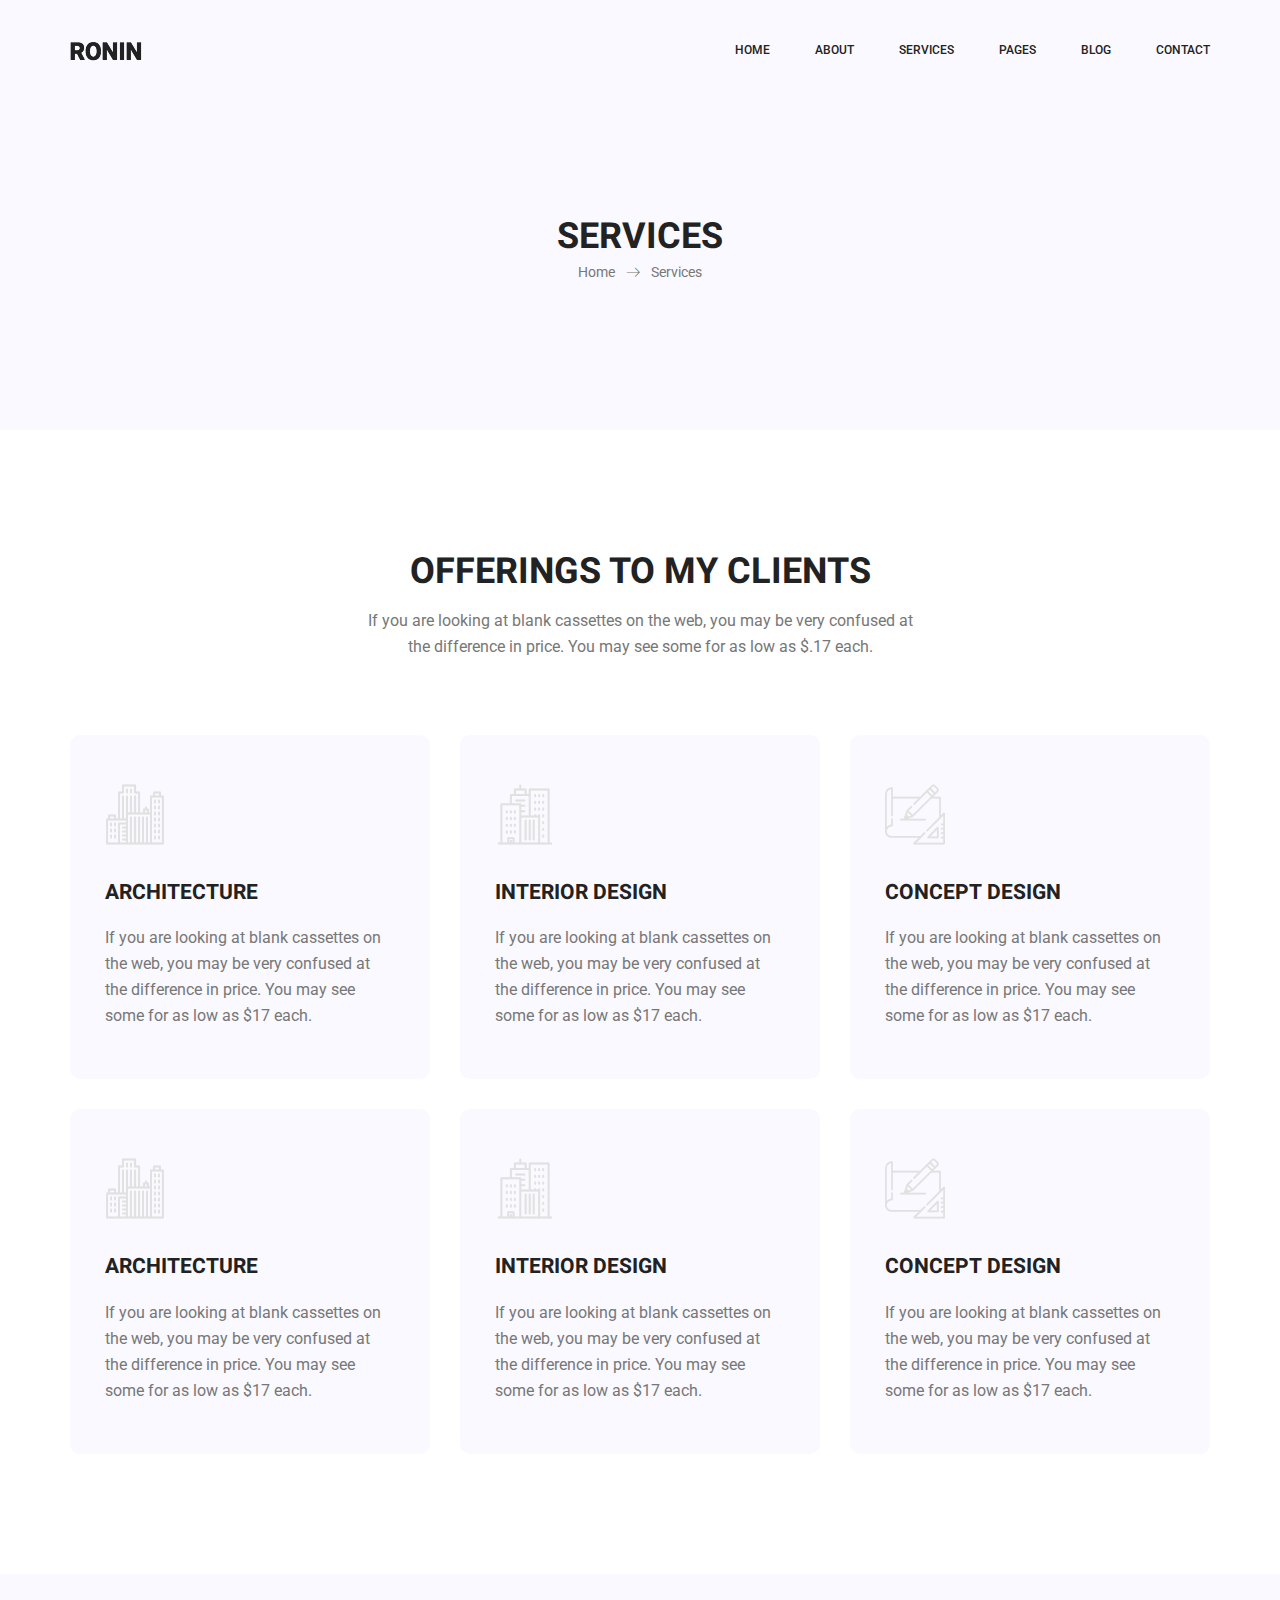
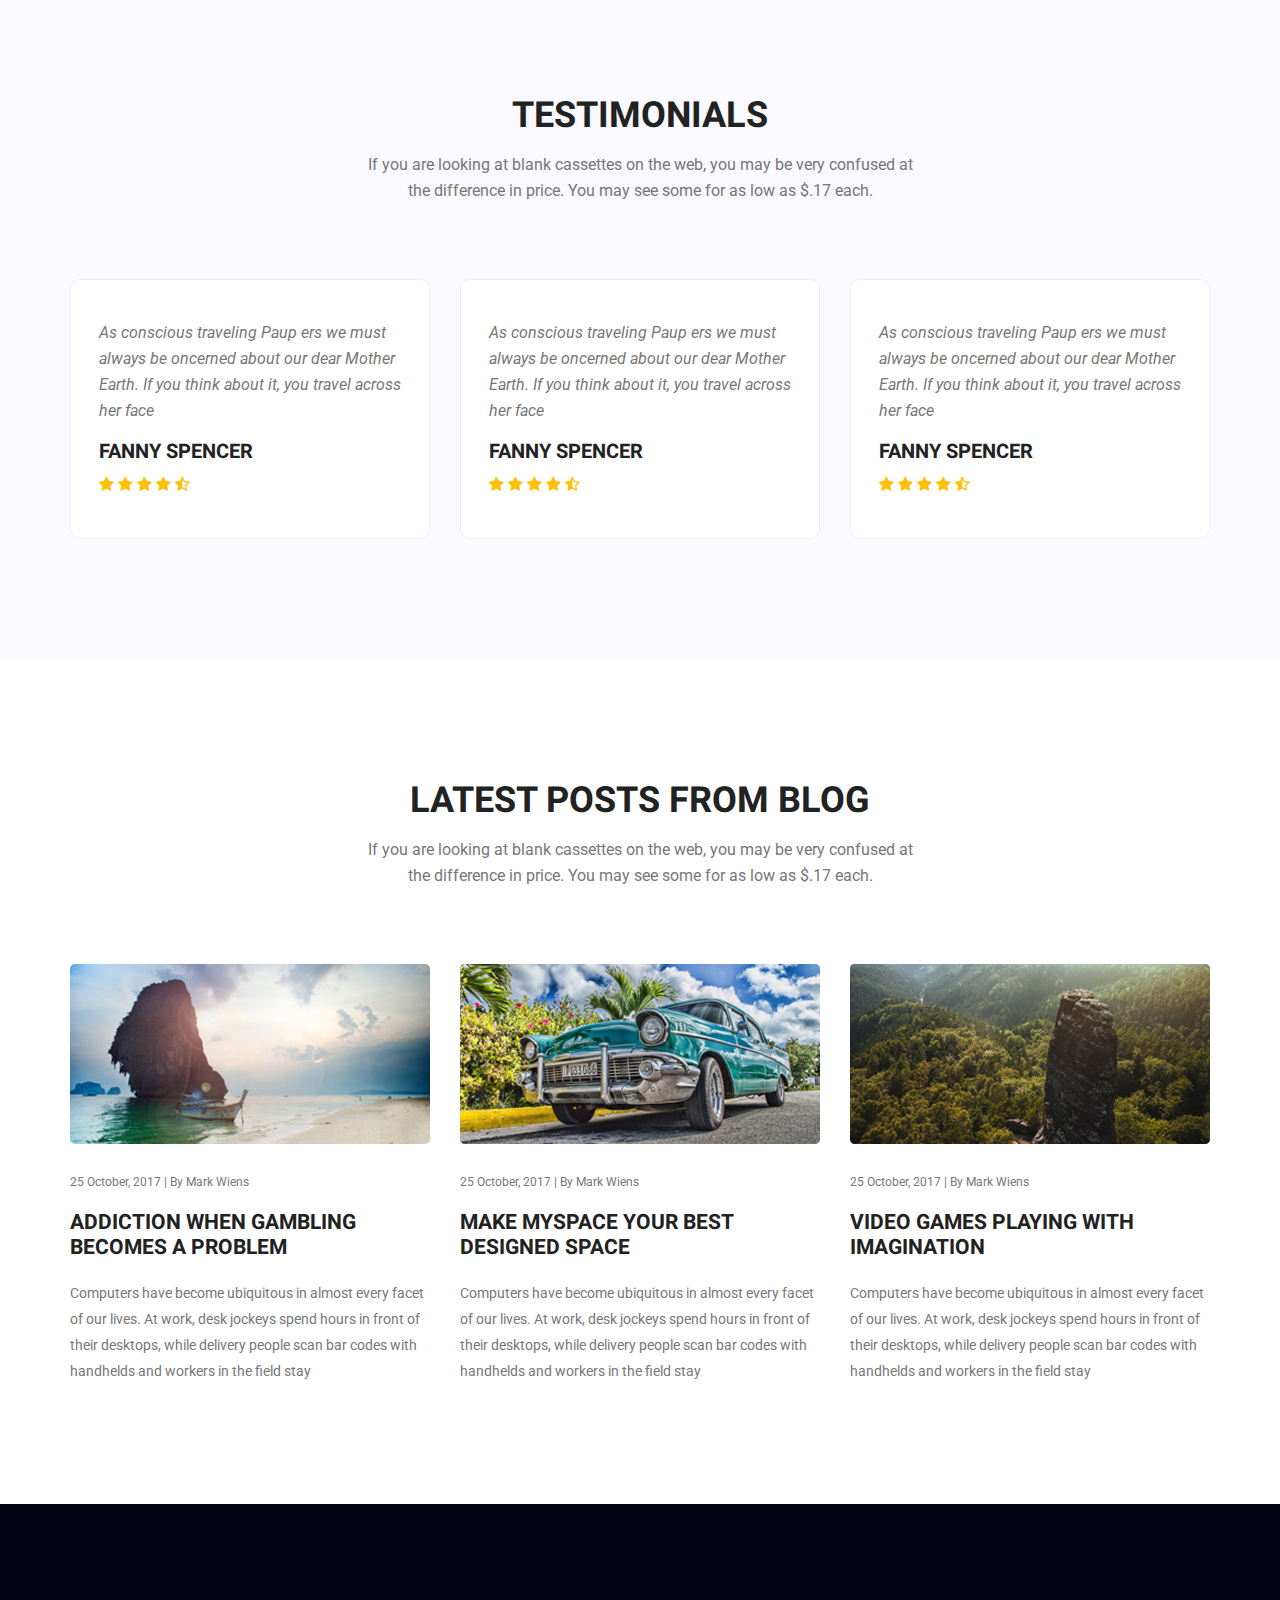
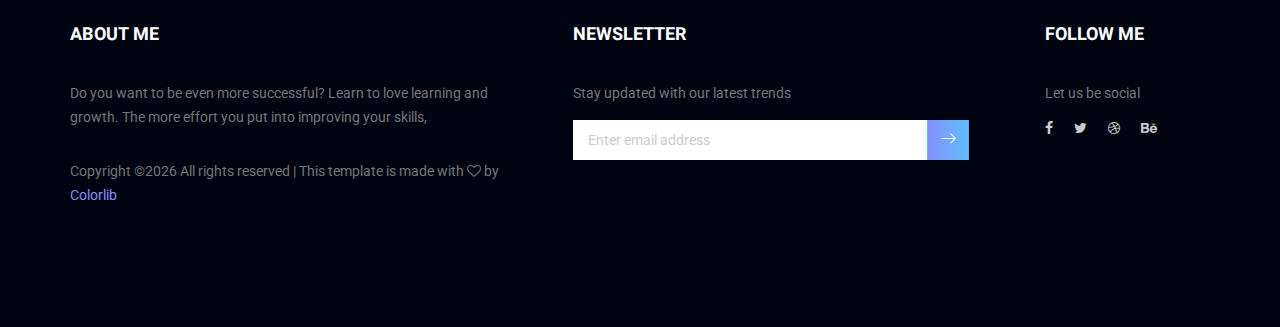
<file: services.html>
<!doctype html>
<html lang="en">
    <head>
        <!-- Required meta tags -->
        <meta charset="utf-8">
        <meta name="viewport" content="width=device-width, initial-scale=1, shrink-to-fit=no">
        <link rel="icon" href="img/favicon.png" type="image/png">
        <title>Ronin Multi</title>
        <!-- Bootstrap CSS -->
        <link rel="stylesheet" href="css/bootstrap.css">
        <link rel="stylesheet" href="vendors/linericon/style.css">
        <link rel="stylesheet" href="css/font-awesome.min.css">
        <link rel="stylesheet" href="vendors/owl-carousel/owl.carousel.min.css">
        <link rel="stylesheet" href="vendors/lightbox/simpleLightbox.css">
        <link rel="stylesheet" href="vendors/nice-select/css/nice-select.css">
        <link rel="stylesheet" href="vendors/animate-css/animate.css">
        <link rel="stylesheet" href="vendors/flaticon/flaticon.css">
        <!-- main css -->
        <link rel="stylesheet" href="css/style.css">
        <link rel="stylesheet" href="css/responsive.css">
    </head>
    <body>
        
        <!--================Header Menu Area =================-->
        <header class="header_area">
            <div class="main_menu" id="mainNav">
            	<nav class="navbar navbar-expand-lg navbar-light">
					<div class="container box_1620">
						<!-- Brand and toggle get grouped for better mobile display -->
						<a class="navbar-brand logo_h" href="index.html"><img src="img/logo.png" alt=""></a>
						<button class="navbar-toggler" type="button" data-toggle="collapse" data-target="#navbarSupportedContent" aria-controls="navbarSupportedContent" aria-expanded="false" aria-label="Toggle navigation">
							<span class="icon-bar"></span>
							<span class="icon-bar"></span>
							<span class="icon-bar"></span>
						</button>
						<!-- Collect the nav links, forms, and other content for toggling -->
						<div class="collapse navbar-collapse offset" id="navbarSupportedContent">
							<ul class="nav navbar-nav menu_nav ml-auto">
								<li class="nav-item active"><a class="nav-link" href="index.html">Home</a></li> 
								<li class="nav-item"><a class="nav-link" href="about-us.html">About</a></li> 
								<li class="nav-item"><a class="nav-link" href="services.html">Services</a>
								<li class="nav-item submenu dropdown">
									<a href="#" class="nav-link dropdown-toggle" data-toggle="dropdown" role="button" aria-haspopup="true" aria-expanded="false">Pages</a>
									<ul class="dropdown-menu">
										<li class="nav-item"><a class="nav-link" href="portfolio.html">Portfolio</a></li>
										<li class="nav-item"><a class="nav-link" href="portfolio-details.html">Project Details</a></li>
										<li class="nav-item"><a class="nav-link" href="elements.html">Elements</a></li>
									</ul>
								</li> 
								<li class="nav-item submenu dropdown">
									<a href="#" class="nav-link dropdown-toggle" data-toggle="dropdown" role="button" aria-haspopup="true" aria-expanded="false">Blog</a>
									<ul class="dropdown-menu">
										<li class="nav-item"><a class="nav-link" href="blog.html">Blog</a></li>
										<li class="nav-item"><a class="nav-link" href="single-blog.html">Blog Details</a></li>
									</ul>
								</li> 
								<li class="nav-item"><a class="nav-link" href="contact.html">Contact</a></li>
							</ul>
						</div> 
					</div>
            	</nav>
            </div>
        </header>
        <!--================Header Menu Area =================-->
        
        <!--================Home Banner Area =================-->
        <section class="banner_area">
            <div class="banner_inner d-flex align-items-center">
            	<div class="overlay bg-parallax" data-stellar-ratio="0.9" data-stellar-vertical-offset="0" data-background=""></div>
				<div class="container">
					<div class="banner_content text-center">
						<h2>Services</h2>
						<div class="page_link">
							<a href="index.html">Home</a>
							<a href="services.html">Services</a>
						</div>
						
					</div>
				</div>
            </div>
        </section>
        <!--================End Home Banner Area =================-->
        
        <!--================Feature Area =================-->
        <section class="feature_area feature_tow p_120">
        	<div class="container">
        		<div class="main_title">
        			<h2>offerings to my clients</h2>
        			<p>If you are looking at blank cassettes on the web, you may be very confused at the difference in price. You may see some for as low as $.17 each.</p>
        		</div>
        		<div class="feature_inner row">
        			<div class="col-lg-4">
        				<div class="feature_item">
        					<i class="flaticon-city"></i>
        					<h4>Architecture</h4>
        					<p>If you are looking at blank cassettes on the web, you may be very confused at the difference in price. You may see some for as low as $17 each.</p>
        				</div>
        			</div>
        			<div class="col-lg-4">
        				<div class="feature_item">
        					<i class="flaticon-skyline"></i>
        					<h4>Interior Design</h4>
        					<p>If you are looking at blank cassettes on the web, you may be very confused at the difference in price. You may see some for as low as $17 each.</p>
        				</div>
        			</div>
        			<div class="col-lg-4">
        				<div class="feature_item">
        					<i class="flaticon-sketch"></i>
        					<h4>Concept Design</h4>
        					<p>If you are looking at blank cassettes on the web, you may be very confused at the difference in price. You may see some for as low as $17 each.</p>
        				</div>
        			</div>
        			<div class="col-lg-4">
        				<div class="feature_item">
        					<i class="flaticon-city"></i>
        					<h4>Architecture</h4>
        					<p>If you are looking at blank cassettes on the web, you may be very confused at the difference in price. You may see some for as low as $17 each.</p>
        				</div>
        			</div>
        			<div class="col-lg-4">
        				<div class="feature_item">
        					<i class="flaticon-skyline"></i>
        					<h4>Interior Design</h4>
        					<p>If you are looking at blank cassettes on the web, you may be very confused at the difference in price. You may see some for as low as $17 each.</p>
        				</div>
        			</div>
        			<div class="col-lg-4">
        				<div class="feature_item">
        					<i class="flaticon-sketch"></i>
        					<h4>Concept Design</h4>
        					<p>If you are looking at blank cassettes on the web, you may be very confused at the difference in price. You may see some for as low as $17 each.</p>
        				</div>
        			</div>
        		</div>
        	</div>
        </section>
        <!--================End Feature Area =================-->
        
        <!--================Testimonials Area =================-->
        <section class="testimonials_area p_120">
        	<div class="container">
        		<div class="main_title">
        			<h2>Testimonials</h2>
        			<p>If you are looking at blank cassettes on the web, you may be very confused at the difference in price. You may see some for as low as $.17 each.</p>
        		</div>
        		<div class="testi_inner">
					<div class="testi_slider owl-carousel">
						<div class="item">
							<div class="testi_item">
								<p>As conscious traveling Paup ers we must always be oncerned about our dear Mother Earth. If you think about it, you travel across her face</p>
								<h4>Fanny Spencer</h4>
								<a href="#"><i class="fa fa-star"></i></a>
								<a href="#"><i class="fa fa-star"></i></a>
								<a href="#"><i class="fa fa-star"></i></a>
								<a href="#"><i class="fa fa-star"></i></a>
								<a href="#"><i class="fa fa-star-half-o"></i></a>
							</div>
						</div>
						<div class="item">
							<div class="testi_item">
								<p>As conscious traveling Paup ers we must always be oncerned about our dear Mother Earth. If you think about it, you travel across her face</p>
								<h4>Fanny Spencer</h4>
								<a href="#"><i class="fa fa-star"></i></a>
								<a href="#"><i class="fa fa-star"></i></a>
								<a href="#"><i class="fa fa-star"></i></a>
								<a href="#"><i class="fa fa-star"></i></a>
								<a href="#"><i class="fa fa-star-half-o"></i></a>
							</div>
						</div>
						<div class="item">
							<div class="testi_item">
								<p>As conscious traveling Paup ers we must always be oncerned about our dear Mother Earth. If you think about it, you travel across her face</p>
								<h4>Fanny Spencer</h4>
								<a href="#"><i class="fa fa-star"></i></a>
								<a href="#"><i class="fa fa-star"></i></a>
								<a href="#"><i class="fa fa-star"></i></a>
								<a href="#"><i class="fa fa-star"></i></a>
								<a href="#"><i class="fa fa-star-half-o"></i></a>
							</div>
						</div>
					</div>
        		</div>
        	</div>
        </section>
        <!--================End Testimonials Area =================-->
        
        <!--================Latest Blog Area =================-->
        <section class="latest_blog_area p_120">
        	<div class="container">
        		<div class="main_title">
        			<h2>Latest Posts from Blog</h2>
        			<p>If you are looking at blank cassettes on the web, you may be very confused at the difference in price. You may see some for as low as $.17 each.</p>
        		</div>
        		<div class="row latest_blog_inner">
        			<div class="col-lg-4">
        				<div class="l_blog_item">
        					<div class="l_blog_img">
        						<img class="img-fluid" src="img/blog/home-blog/home-blog-1.jpg" alt="">
        					</div>
        					<div class="l_blog_text">
        						<div class="date">
        							<a href="#">25 October, 2017  |  By Mark Wiens</a>
        						</div>
        						<a href="#"><h4>Addiction When Gambling Becomes A Problem</h4></a>
        						<p>Computers have become ubiquitous in almost every facet of our lives. At work, desk jockeys spend hours in front of their desktops, while delivery people scan bar codes with handhelds and workers in the field stay</p>
        					</div>
        				</div>
        			</div>
        			<div class="col-lg-4">
        				<div class="l_blog_item">
        					<div class="l_blog_img">
        						<img class="img-fluid" src="img/blog/home-blog/home-blog-2.jpg" alt="">
        					</div>
        					<div class="l_blog_text">
        						<div class="date">
        							<a href="#">25 October, 2017  |  By Mark Wiens</a>
        						</div>
        						<a href="#"><h4>Make Myspace Your Best Designed Space</h4></a>
        						<p>Computers have become ubiquitous in almost every facet of our lives. At work, desk jockeys spend hours in front of their desktops, while delivery people scan bar codes with handhelds and workers in the field stay</p>
        					</div>
        				</div>
        			</div>
        			<div class="col-lg-4">
        				<div class="l_blog_item">
        					<div class="l_blog_img">
        						<img class="img-fluid" src="img/blog/home-blog/home-blog-3.jpg" alt="">
        					</div>
        					<div class="l_blog_text">
        						<div class="date">
        							<a href="#">25 October, 2017  |  By Mark Wiens</a>
        						</div>
        						<a href="#"><h4>Video Games Playing With Imagination</h4></a>
        						<p>Computers have become ubiquitous in almost every facet of our lives. At work, desk jockeys spend hours in front of their desktops, while delivery people scan bar codes with handhelds and workers in the field stay</p>
        					</div>
        				</div>
        			</div>
        		</div>
        	</div>
        </section>
        <!--================End Latest Blog Area =================-->
        
        <!--================Footer Area =================-->
        <footer class="footer_area p_120">
        	<div class="container">
        		<div class="row footer_inner">
        			<div class="col-lg-5 col-sm-6">
        				<aside class="f_widget ab_widget">
        					<div class="f_title">
        						<h3>About Me</h3>
        					</div>
        					<p>Do you want to be even more successful? Learn to love learning and growth. The more effort you put into improving your skills,</p>
        					<p><!-- Link back to Colorlib can't be removed. Template is licensed under CC BY 3.0. -->
Copyright &copy;<script>document.write(new Date().getFullYear());</script> All rights reserved | This template is made with <i class="fa fa-heart-o" aria-hidden="true"></i> by <a href="https://colorlib.com" target="_blank">Colorlib</a>
<!-- Link back to Colorlib can't be removed. Template is licensed under CC BY 3.0. -->
</p>
        				</aside>
        			</div>
        			<div class="col-lg-5 col-sm-6">
        				<aside class="f_widget news_widget">
        					<div class="f_title">
        						<h3>Newsletter</h3>
        					</div>
        					<p>Stay updated with our latest trends</p>
        					<div id="mc_embed_signup">
                                <form target="_blank" action="https://spondonit.us12.list-manage.com/subscribe/post?u=1462626880ade1ac87bd9c93a&amp;id=92a4423d01" method="get" class="subscribe_form relative">
                                	<div class="input-group d-flex flex-row">
                                        <input name="EMAIL" placeholder="Enter email address" onfocus="this.placeholder = ''" onblur="this.placeholder = 'Email Address '" required="" type="email">
                                        <button class="btn sub-btn"><span class="lnr lnr-arrow-right"></span></button>		
                                    </div>				
                                    <div class="mt-10 info"></div>
                                </form>
                            </div>
        				</aside>
        			</div>
        			<div class="col-lg-2">
        				<aside class="f_widget social_widget">
        					<div class="f_title">
        						<h3>Follow Me</h3>
        					</div>
        					<p>Let us be social</p>
        					<ul class="list">
        						<li><a href="#"><i class="fa fa-facebook"></i></a></li>
        						<li><a href="#"><i class="fa fa-twitter"></i></a></li>
        						<li><a href="#"><i class="fa fa-dribbble"></i></a></li>
        						<li><a href="#"><i class="fa fa-behance"></i></a></li>
        					</ul>
        				</aside>
        			</div>
        		</div>
        	</div>
        </footer>
        <!--================End Footer Area =================-->
        
        
        
        
        <!-- Optional JavaScript -->
        <!-- jQuery first, then Popper.js, then Bootstrap JS -->
        <script src="js/jquery-3.2.1.min.js"></script>
        <script src="js/popper.js"></script>
        <script src="js/bootstrap.min.js"></script>
        <script src="js/stellar.js"></script>
        <script src="vendors/lightbox/simpleLightbox.min.js"></script>
        <script src="vendors/nice-select/js/jquery.nice-select.min.js"></script>
        <script src="vendors/isotope/imagesloaded.pkgd.min.js"></script>
        <script src="vendors/isotope/isotope-min.js"></script>
        <script src="vendors/owl-carousel/owl.carousel.min.js"></script>
        <script src="js/jquery.ajaxchimp.min.js"></script>
        <script src="js/mail-script.js"></script>
        <script src="vendors/counter-up/jquery.waypoints.min.js"></script>
        <script src="vendors/counter-up/jquery.counterup.min.js"></script>
        <script src="js/theme.js"></script>
    </body>
</html>
</file>
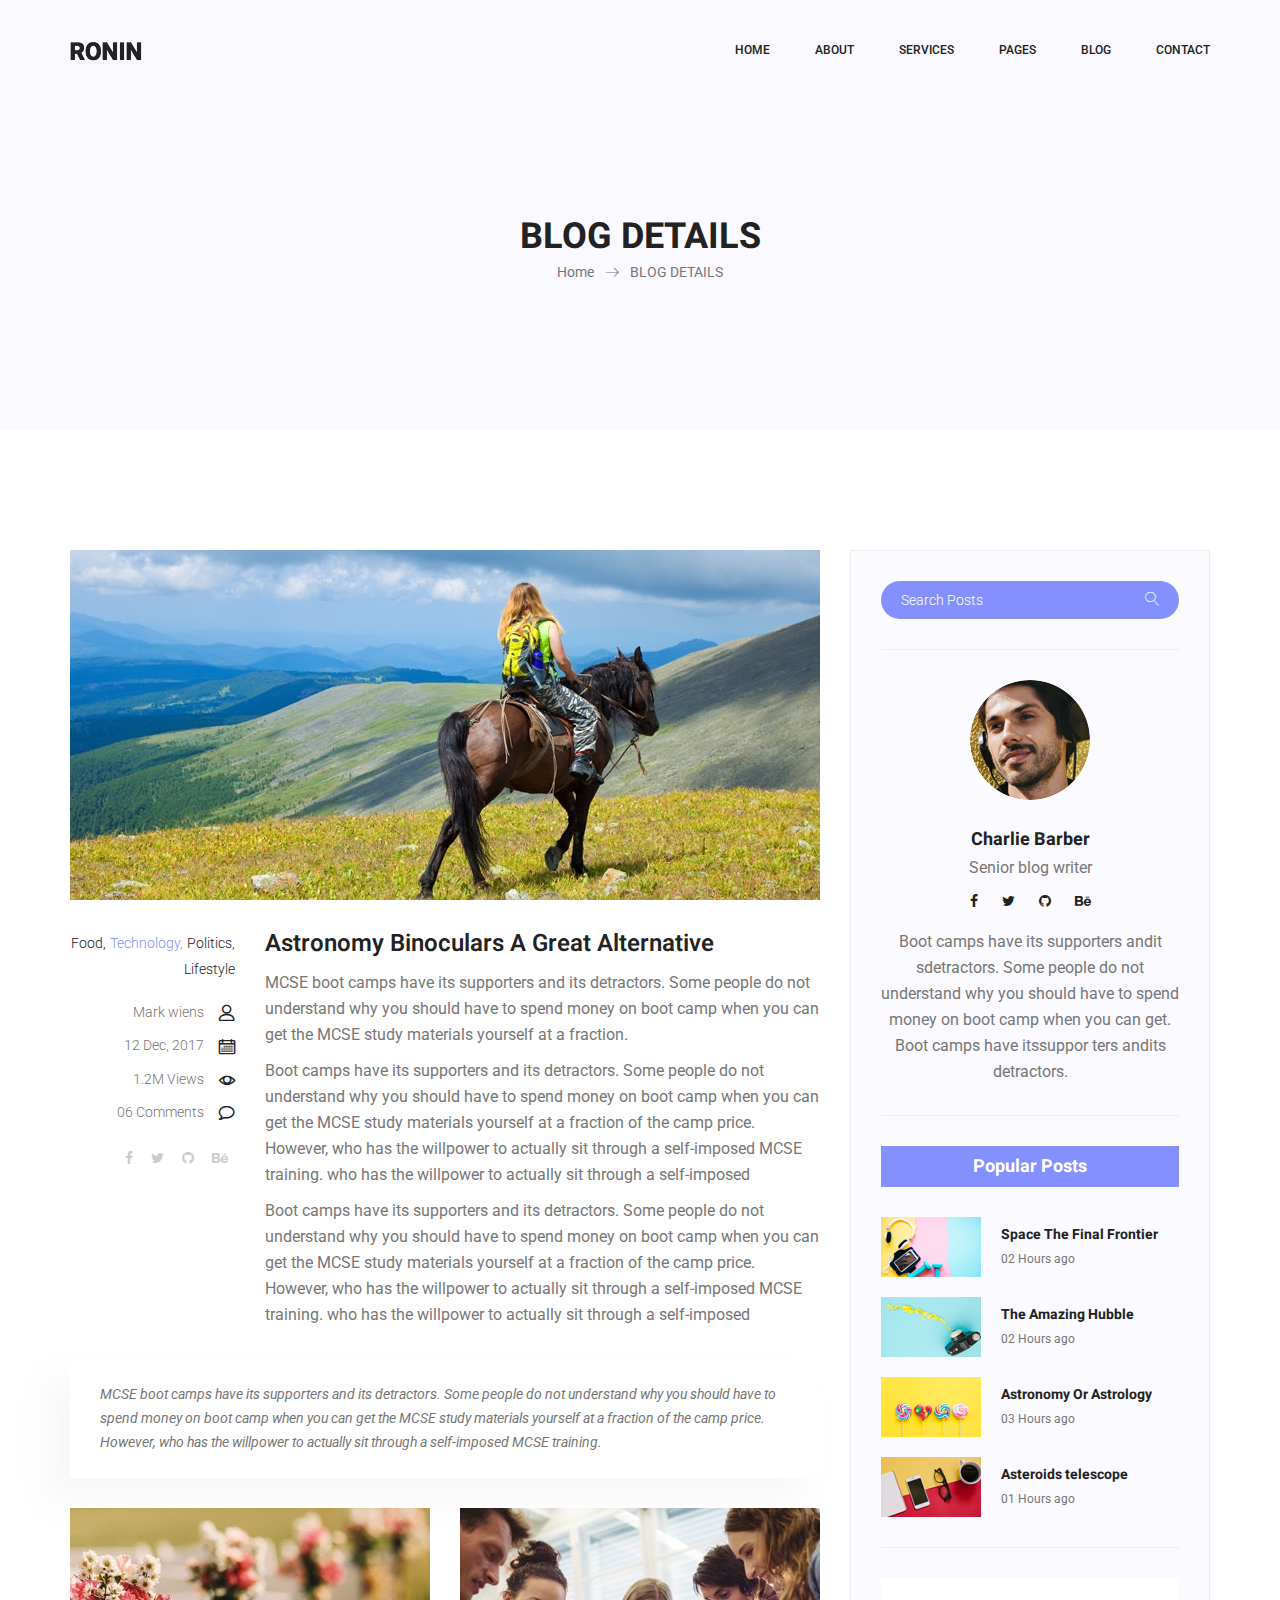
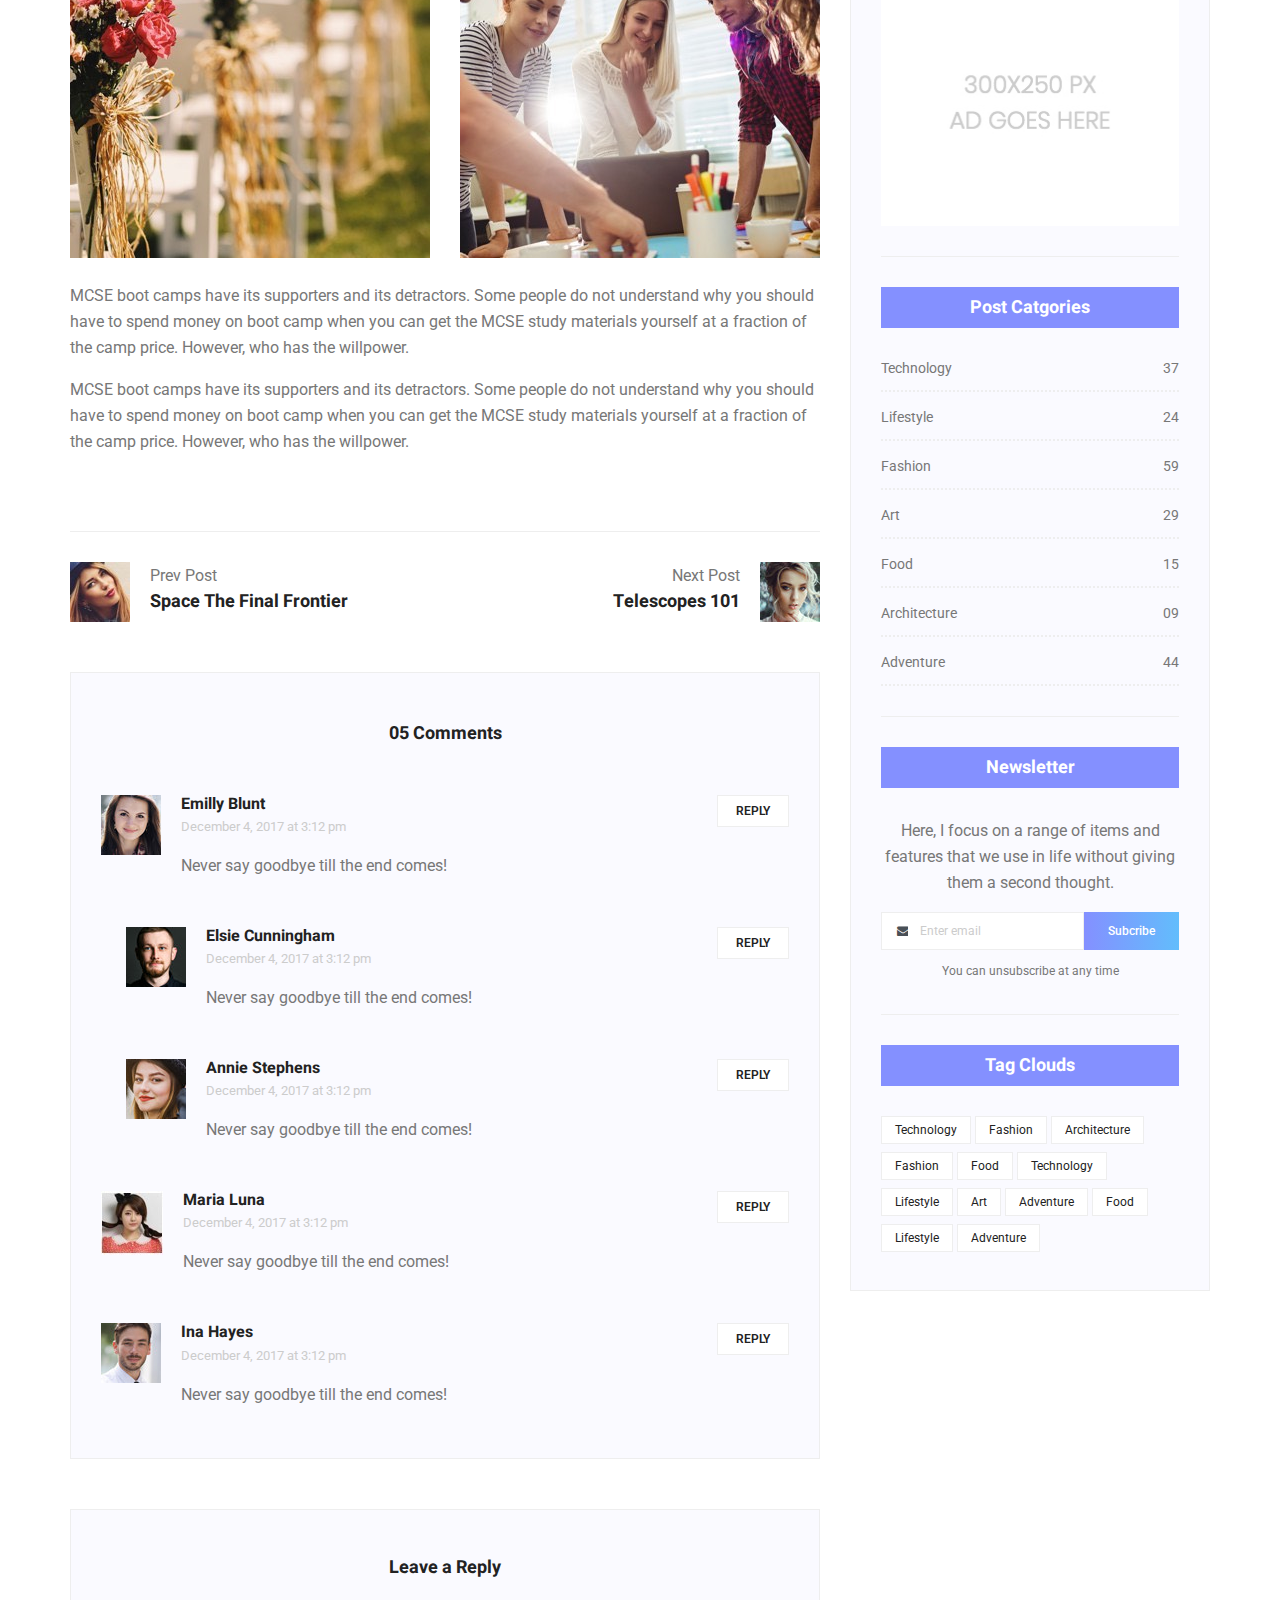
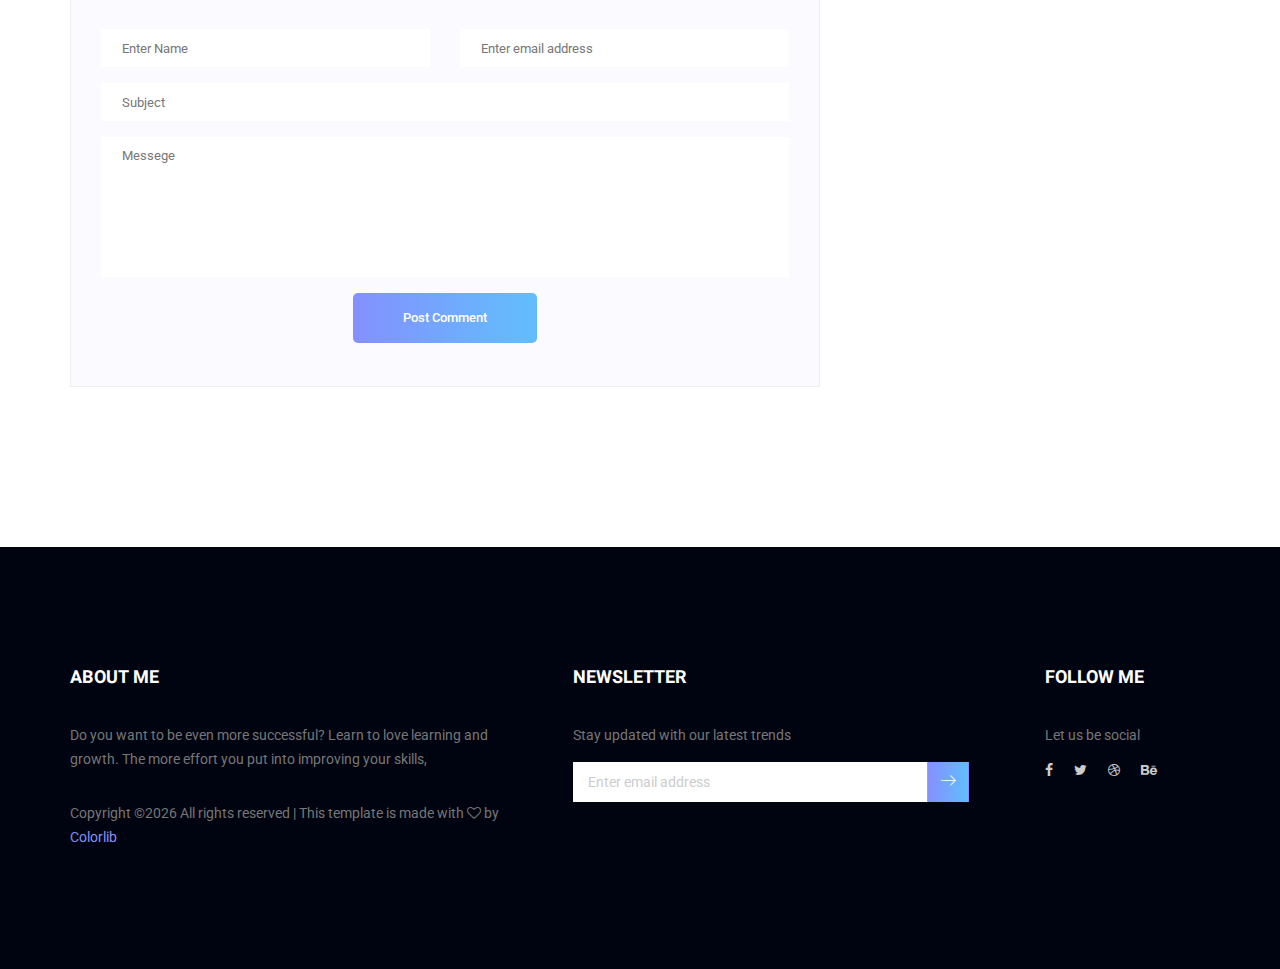
<file: single-blog.html>
<!doctype html>
<html lang="en">
    <head>
        <!-- Required meta tags -->
        <meta charset="utf-8">
        <meta name="viewport" content="width=device-width, initial-scale=1, shrink-to-fit=no">
        <link rel="icon" href="img/favicon.png" type="image/png">
        <title>Ronin Multi</title>
        <!-- Bootstrap CSS -->
        <link rel="stylesheet" href="css/bootstrap.css">
        <link rel="stylesheet" href="vendors/linericon/style.css">
        <link rel="stylesheet" href="css/font-awesome.min.css">
        <link rel="stylesheet" href="vendors/owl-carousel/owl.carousel.min.css">
        <link rel="stylesheet" href="vendors/lightbox/simpleLightbox.css">
        <link rel="stylesheet" href="vendors/nice-select/css/nice-select.css">
        <link rel="stylesheet" href="vendors/animate-css/animate.css">
        <!-- main css -->
        <link rel="stylesheet" href="css/style.css">
        <link rel="stylesheet" href="css/responsive.css">
    </head>
    <body>
        
        <!--================Header Menu Area =================-->
        <header class="header_area">
            <div class="main_menu" id="mainNav">
            	<nav class="navbar navbar-expand-lg navbar-light">
					<div class="container box_1620">
						<!-- Brand and toggle get grouped for better mobile display -->
						<a class="navbar-brand logo_h" href="index.html"><img src="img/logo.png" alt=""></a>
						<button class="navbar-toggler" type="button" data-toggle="collapse" data-target="#navbarSupportedContent" aria-controls="navbarSupportedContent" aria-expanded="false" aria-label="Toggle navigation">
							<span class="icon-bar"></span>
							<span class="icon-bar"></span>
							<span class="icon-bar"></span>
						</button>
						<!-- Collect the nav links, forms, and other content for toggling -->
						<div class="collapse navbar-collapse offset" id="navbarSupportedContent">
							<ul class="nav navbar-nav menu_nav ml-auto">
								<li class="nav-item active"><a class="nav-link" href="index.html">Home</a></li> 
								<li class="nav-item"><a class="nav-link" href="about-us.html">About</a></li> 
								<li class="nav-item"><a class="nav-link" href="services.html">Services</a>
								<li class="nav-item submenu dropdown">
									<a href="#" class="nav-link dropdown-toggle" data-toggle="dropdown" role="button" aria-haspopup="true" aria-expanded="false">Pages</a>
									<ul class="dropdown-menu">
										<li class="nav-item"><a class="nav-link" href="portfolio.html">Portfolio</a></li>
										<li class="nav-item"><a class="nav-link" href="portfolio-details.html">Project Details</a></li>
										<li class="nav-item"><a class="nav-link" href="elements.html">Elements</a></li>
									</ul>
								</li> 
								<li class="nav-item submenu dropdown">
									<a href="#" class="nav-link dropdown-toggle" data-toggle="dropdown" role="button" aria-haspopup="true" aria-expanded="false">Blog</a>
									<ul class="dropdown-menu">
										<li class="nav-item"><a class="nav-link" href="blog.html">Blog</a></li>
										<li class="nav-item"><a class="nav-link" href="single-blog.html">Blog Details</a></li>
									</ul>
								</li> 
								<li class="nav-item"><a class="nav-link" href="contact.html">Contact</a></li>
							</ul>
						</div> 
					</div>
            	</nav>
            </div>
        </header>
        <!--================Header Menu Area =================-->
        
        <!--================Home Banner Area =================-->
        <section class="banner_area">
            <div class="banner_inner d-flex align-items-center">
            	<div class="overlay bg-parallax" data-stellar-ratio="0.9" data-stellar-vertical-offset="0" data-background=""></div>
				<div class="container">
					<div class="banner_content text-center">
						<h2>BLOG DETAILS</h2>
						<div class="page_link">
							<a href="index.html">Home</a>
							<a href="single-blog.html">BLOG DETAILS</a>
						</div>
						
					</div>
				</div>
            </div>
        </section>
        <!--================End Home Banner Area =================-->
        
        <!--================Blog Area =================-->
        <section class="blog_area single-post-area p_120">
            <div class="container">
                <div class="row">
                    <div class="col-lg-8 posts-list">
                        <div class="single-post row">
                            <div class="col-lg-12">
                                <div class="feature-img">
                                    <img class="img-fluid" src="img/blog/feature-img1.jpg" alt="">
                                </div>									
                            </div>
                            <div class="col-lg-3  col-md-3">
                                <div class="blog_info text-right">
                                    <div class="post_tag">
                                        <a href="#">Food,</a>
                                        <a class="active" href="#">Technology,</a>
                                        <a href="#">Politics,</a>
                                        <a href="#">Lifestyle</a>
                                    </div>
                                    <ul class="blog_meta list">
                                        <li><a href="#">Mark wiens<i class="lnr lnr-user"></i></a></li>
                                        <li><a href="#">12 Dec, 2017<i class="lnr lnr-calendar-full"></i></a></li>
                                        <li><a href="#">1.2M Views<i class="lnr lnr-eye"></i></a></li>
                                        <li><a href="#">06 Comments<i class="lnr lnr-bubble"></i></a></li>
                                    </ul>
                                    <ul class="social-links">
                                        <li><a href="#"><i class="fa fa-facebook"></i></a></li>
                                        <li><a href="#"><i class="fa fa-twitter"></i></a></li>
                                        <li><a href="#"><i class="fa fa-github"></i></a></li>
                                        <li><a href="#"><i class="fa fa-behance"></i></a></li>
                                    </ul>
                                </div>
                            </div>
                            <div class="col-lg-9 col-md-9 blog_details">
                                <h2>Astronomy Binoculars A Great Alternative</h2>
                                <p class="excert">
                                    MCSE boot camps have its supporters and its detractors. Some people do not understand why you should have to spend money on boot camp when you can get the MCSE study materials yourself at a fraction.
                                </p>
                                <p>
                                    Boot camps have its supporters and its detractors. Some people do not understand why you should have to spend money on boot camp when you can get the MCSE study materials yourself at a fraction of the camp price. However, who has the willpower to actually sit through a self-imposed MCSE training. who has the willpower to actually sit through a self-imposed
                                </p>
                                <p>
                                    Boot camps have its supporters and its detractors. Some people do not understand why you should have to spend money on boot camp when you can get the MCSE study materials yourself at a fraction of the camp price. However, who has the willpower to actually sit through a self-imposed MCSE training. who has the willpower to actually sit through a self-imposed
                                </p>
                            </div>
                            <div class="col-lg-12">
                                <div class="quotes">
                                    MCSE boot camps have its supporters and its detractors. Some people do not understand why you should have to spend money on boot camp when you can get the MCSE study materials yourself at a fraction of the camp price. However, who has the willpower to actually sit through a self-imposed MCSE training.										
                                </div>
                                <div class="row">
                                    <div class="col-6">
                                        <img class="img-fluid" src="img/blog/post-img1.jpg" alt="">
                                    </div>
                                    <div class="col-6">
                                        <img class="img-fluid" src="img/blog/post-img2.jpg" alt="">
                                    </div>	
                                    <div class="col-lg-12 mt-25">
                                        <p>
                                            MCSE boot camps have its supporters and its detractors. Some people do not understand why you should have to spend money on boot camp when you can get the MCSE study materials yourself at a fraction of the camp price. However, who has the willpower.
                                        </p>
                                        <p>
                                            MCSE boot camps have its supporters and its detractors. Some people do not understand why you should have to spend money on boot camp when you can get the MCSE study materials yourself at a fraction of the camp price. However, who has the willpower.
                                        </p>											
                                    </div>									
                                </div>
                            </div>
                        </div>
                        <div class="navigation-area">
                            <div class="row">
                                <div class="col-lg-6 col-md-6 col-12 nav-left flex-row d-flex justify-content-start align-items-center">
                                    <div class="thumb">
                                        <a href="#"><img class="img-fluid" src="img/blog/prev.jpg" alt=""></a>
                                    </div>
                                    <div class="arrow">
                                        <a href="#"><span class="lnr text-white lnr-arrow-left"></span></a>
                                    </div>
                                    <div class="detials">
                                        <p>Prev Post</p>
                                        <a href="#"><h4>Space The Final Frontier</h4></a>
                                    </div>
                                </div>
                                <div class="col-lg-6 col-md-6 col-12 nav-right flex-row d-flex justify-content-end align-items-center">
                                    <div class="detials">
                                        <p>Next Post</p>
                                        <a href="#"><h4>Telescopes 101</h4></a>
                                    </div>
                                    <div class="arrow">
                                        <a href="#"><span class="lnr text-white lnr-arrow-right"></span></a>
                                    </div>
                                    <div class="thumb">
                                        <a href="#"><img class="img-fluid" src="img/blog/next.jpg" alt=""></a>
                                    </div>										
                                </div>									
                            </div>
                        </div>
                        <div class="comments-area">
                            <h4>05 Comments</h4>
                            <div class="comment-list">
                                <div class="single-comment justify-content-between d-flex">
                                    <div class="user justify-content-between d-flex">
                                        <div class="thumb">
                                            <img src="img/blog/c1.jpg" alt="">
                                        </div>
                                        <div class="desc">
                                            <h5><a href="#">Emilly Blunt</a></h5>
                                            <p class="date">December 4, 2017 at 3:12 pm </p>
                                            <p class="comment">
                                                Never say goodbye till the end comes!
                                            </p>
                                        </div>
                                    </div>
                                    <div class="reply-btn">
                                           <a href="" class="btn-reply text-uppercase">reply</a> 
                                    </div>
                                </div>
                            </div>	
                            <div class="comment-list left-padding">
                                <div class="single-comment justify-content-between d-flex">
                                    <div class="user justify-content-between d-flex">
                                        <div class="thumb">
                                            <img src="img/blog/c2.jpg" alt="">
                                        </div>
                                        <div class="desc">
                                            <h5><a href="#">Elsie Cunningham</a></h5>
                                            <p class="date">December 4, 2017 at 3:12 pm </p>
                                            <p class="comment">
                                                Never say goodbye till the end comes!
                                            </p>
                                        </div>
                                    </div>
                                    <div class="reply-btn">
                                           <a href="" class="btn-reply text-uppercase">reply</a> 
                                    </div>
                                </div>
                            </div>	
                            <div class="comment-list left-padding">
                                <div class="single-comment justify-content-between d-flex">
                                    <div class="user justify-content-between d-flex">
                                        <div class="thumb">
                                            <img src="img/blog/c3.jpg" alt="">
                                        </div>
                                        <div class="desc">
                                            <h5><a href="#">Annie Stephens</a></h5>
                                            <p class="date">December 4, 2017 at 3:12 pm </p>
                                            <p class="comment">
                                                Never say goodbye till the end comes!
                                            </p>
                                        </div>
                                    </div>
                                    <div class="reply-btn">
                                           <a href="" class="btn-reply text-uppercase">reply</a> 
                                    </div>
                                </div>
                            </div>	
                            <div class="comment-list">
                                <div class="single-comment justify-content-between d-flex">
                                    <div class="user justify-content-between d-flex">
                                        <div class="thumb">
                                            <img src="img/blog/c4.jpg" alt="">
                                        </div>
                                        <div class="desc">
                                            <h5><a href="#">Maria Luna</a></h5>
                                            <p class="date">December 4, 2017 at 3:12 pm </p>
                                            <p class="comment">
                                                Never say goodbye till the end comes!
                                            </p>
                                        </div>
                                    </div>
                                    <div class="reply-btn">
                                           <a href="" class="btn-reply text-uppercase">reply</a> 
                                    </div>
                                </div>
                            </div>	
                            <div class="comment-list">
                                <div class="single-comment justify-content-between d-flex">
                                    <div class="user justify-content-between d-flex">
                                        <div class="thumb">
                                            <img src="img/blog/c5.jpg" alt="">
                                        </div>
                                        <div class="desc">
                                            <h5><a href="#">Ina Hayes</a></h5>
                                            <p class="date">December 4, 2017 at 3:12 pm </p>
                                            <p class="comment">
                                                Never say goodbye till the end comes!
                                            </p>
                                        </div>
                                    </div>
                                    <div class="reply-btn">
                                           <a href="" class="btn-reply text-uppercase">reply</a> 
                                    </div>
                                </div>
                            </div>	                                             				
                        </div>
                        <div class="comment-form">
                            <h4>Leave a Reply</h4>
                            <form>
                                <div class="form-group form-inline">
                                  <div class="form-group col-lg-6 col-md-6 name">
                                    <input type="text" class="form-control" id="name" placeholder="Enter Name" onfocus="this.placeholder = ''" onblur="this.placeholder = 'Enter Name'">
                                  </div>
                                  <div class="form-group col-lg-6 col-md-6 email">
                                    <input type="email" class="form-control" id="email" placeholder="Enter email address" onfocus="this.placeholder = ''" onblur="this.placeholder = 'Enter email address'">
                                  </div>										
                                </div>
                                <div class="form-group">
                                    <input type="text" class="form-control" id="subject" placeholder="Subject" onfocus="this.placeholder = ''" onblur="this.placeholder = 'Subject'">
                                </div>
                                <div class="form-group">
                                    <textarea class="form-control mb-10" rows="5" name="message" placeholder="Messege" onfocus="this.placeholder = ''" onblur="this.placeholder = 'Messege'" required=""></textarea>
                                </div>
                                <a href="#" class="primary-btn submit_btn">Post Comment</a>	
                            </form>
                        </div>
                    </div>
                    <div class="col-lg-4">
                        <div class="blog_right_sidebar">
                            <aside class="single_sidebar_widget search_widget">
                                <div class="input-group">
                                    <input type="text" class="form-control" placeholder="Search Posts">
                                    <span class="input-group-btn">
                                        <button class="btn btn-default" type="button"><i class="lnr lnr-magnifier"></i></button>
                                    </span>
                                </div><!-- /input-group -->
                                <div class="br"></div>
                            </aside>
                            <aside class="single_sidebar_widget author_widget">
                                <img class="author_img rounded-circle" src="img/blog/author.png" alt="">
                                <h4>Charlie Barber</h4>
                                <p>Senior blog writer</p>
                                <div class="social_icon">
                                    <a href="#"><i class="fa fa-facebook"></i></a>
                                    <a href="#"><i class="fa fa-twitter"></i></a>
                                    <a href="#"><i class="fa fa-github"></i></a>
                                    <a href="#"><i class="fa fa-behance"></i></a>
                                </div>
                                <p>Boot camps have its supporters andit sdetractors. Some people do not understand why you should have to spend money on boot camp when you can get. Boot camps have itssuppor ters andits detractors.</p>
                                <div class="br"></div>
                            </aside>
                            <aside class="single_sidebar_widget popular_post_widget">
                                <h3 class="widget_title">Popular Posts</h3>
                                <div class="media post_item">
                                    <img src="img/blog/popular-post/post1.jpg" alt="post">
                                    <div class="media-body">
                                        <a href="blog-details.html"><h3>Space The Final Frontier</h3></a>
                                        <p>02 Hours ago</p>
                                    </div>
                                </div>
                                <div class="media post_item">
                                    <img src="img/blog/popular-post/post2.jpg" alt="post">
                                    <div class="media-body">
                                        <a href="blog-details.html"><h3>The Amazing Hubble</h3></a>
                                        <p>02 Hours ago</p>
                                    </div>
                                </div>
                                <div class="media post_item">
                                    <img src="img/blog/popular-post/post3.jpg" alt="post">
                                    <div class="media-body">
                                        <a href="blog-details.html"><h3>Astronomy Or Astrology</h3></a>
                                        <p>03 Hours ago</p>
                                    </div>
                                </div>
                                <div class="media post_item">
                                    <img src="img/blog/popular-post/post4.jpg" alt="post">
                                    <div class="media-body">
                                        <a href="blog-details.html"><h3>Asteroids telescope</h3></a>
                                        <p>01 Hours ago</p>
                                    </div>
                                </div>
                                <div class="br"></div>
                            </aside>
                            <aside class="single_sidebar_widget ads_widget">
                                <a href="#"><img class="img-fluid" src="img/blog/add.jpg" alt=""></a>
                                <div class="br"></div>
                            </aside>
                            <aside class="single_sidebar_widget post_category_widget">
                                <h4 class="widget_title">Post Catgories</h4>
                                <ul class="list cat-list">
                                    <li>
                                        <a href="#" class="d-flex justify-content-between">
                                            <p>Technology</p>
                                            <p>37</p>
                                        </a>
                                    </li>
                                    <li>
                                        <a href="#" class="d-flex justify-content-between">
                                            <p>Lifestyle</p>
                                            <p>24</p>
                                        </a>
                                    </li>
                                    <li>
                                        <a href="#" class="d-flex justify-content-between">
                                            <p>Fashion</p>
                                            <p>59</p>
                                        </a>
                                    </li>
                                    <li>
                                        <a href="#" class="d-flex justify-content-between">
                                            <p>Art</p>
                                            <p>29</p>
                                        </a>
                                    </li>
                                    <li>
                                        <a href="#" class="d-flex justify-content-between">
                                            <p>Food</p>
                                            <p>15</p>
                                        </a>
                                    </li>
                                    <li>
                                        <a href="#" class="d-flex justify-content-between">
                                            <p>Architecture</p>
                                            <p>09</p>
                                        </a>
                                    </li>
                                    <li>
                                        <a href="#" class="d-flex justify-content-between">
                                            <p>Adventure</p>
                                            <p>44</p>
                                        </a>
                                    </li>															
                                </ul>
                                <div class="br"></div>
                            </aside>
                            <aside class="single-sidebar-widget newsletter_widget">
                                <h4 class="widget_title">Newsletter</h4>
                                <p>
                                Here, I focus on a range of items and features that we use in life without
                                giving them a second thought.
                                </p>
                                <div class="form-group d-flex flex-row">
                                    <div class="input-group">
                                        <div class="input-group-prepend">
                                            <div class="input-group-text"><i class="fa fa-envelope" aria-hidden="true"></i></div>
                                        </div>
                                        <input type="text" class="form-control" id="inlineFormInputGroup" placeholder="Enter email" onfocus="this.placeholder = ''" onblur="this.placeholder = 'Enter email'">
                                    </div>
                                    <a href="#" class="bbtns">Subcribe</a>
                                </div>	
                                <p class="text-bottom">You can unsubscribe at any time</p>	
                                <div class="br"></div>							
                            </aside>
                            <aside class="single-sidebar-widget tag_cloud_widget">
                                <h4 class="widget_title">Tag Clouds</h4>
                                <ul class="list">
                                    <li><a href="#">Technology</a></li>
                                    <li><a href="#">Fashion</a></li>
                                    <li><a href="#">Architecture</a></li>
                                    <li><a href="#">Fashion</a></li>
                                    <li><a href="#">Food</a></li>
                                    <li><a href="#">Technology</a></li>
                                    <li><a href="#">Lifestyle</a></li>
                                    <li><a href="#">Art</a></li>
                                    <li><a href="#">Adventure</a></li>
                                    <li><a href="#">Food</a></li>
                                    <li><a href="#">Lifestyle</a></li>
                                    <li><a href="#">Adventure</a></li>
                                </ul>
                            </aside>
                        </div>
                    </div>
                </div>
            </div>
        </section>
        <!--================Blog Area =================-->
        
        <!--================Footer Area =================-->
        <footer class="footer_area p_120">
        	<div class="container">
        		<div class="row footer_inner">
        			<div class="col-lg-5 col-sm-6">
        				<aside class="f_widget ab_widget">
        					<div class="f_title">
        						<h3>About Me</h3>
        					</div>
        					<p>Do you want to be even more successful? Learn to love learning and growth. The more effort you put into improving your skills,</p>
        					<p><!-- Link back to Colorlib can't be removed. Template is licensed under CC BY 3.0. -->
Copyright &copy;<script>document.write(new Date().getFullYear());</script> All rights reserved | This template is made with <i class="fa fa-heart-o" aria-hidden="true"></i> by <a href="https://colorlib.com" target="_blank">Colorlib</a>
<!-- Link back to Colorlib can't be removed. Template is licensed under CC BY 3.0. -->
</p>
        				</aside>
        			</div>
        			<div class="col-lg-5 col-sm-6">
        				<aside class="f_widget news_widget">
        					<div class="f_title">
        						<h3>Newsletter</h3>
        					</div>
        					<p>Stay updated with our latest trends</p>
        					<div id="mc_embed_signup">
                                <form target="_blank" action="https://spondonit.us12.list-manage.com/subscribe/post?u=1462626880ade1ac87bd9c93a&amp;id=92a4423d01" method="get" class="subscribe_form relative">
                                	<div class="input-group d-flex flex-row">
                                        <input name="EMAIL" placeholder="Enter email address" onfocus="this.placeholder = ''" onblur="this.placeholder = 'Email Address '" required="" type="email">
                                        <button class="btn sub-btn"><span class="lnr lnr-arrow-right"></span></button>		
                                    </div>				
                                    <div class="mt-10 info"></div>
                                </form>
                            </div>
        				</aside>
        			</div>
        			<div class="col-lg-2">
        				<aside class="f_widget social_widget">
        					<div class="f_title">
        						<h3>Follow Me</h3>
        					</div>
        					<p>Let us be social</p>
        					<ul class="list">
        						<li><a href="#"><i class="fa fa-facebook"></i></a></li>
        						<li><a href="#"><i class="fa fa-twitter"></i></a></li>
        						<li><a href="#"><i class="fa fa-dribbble"></i></a></li>
        						<li><a href="#"><i class="fa fa-behance"></i></a></li>
        					</ul>
        				</aside>
        			</div>
        		</div>
        	</div>
        </footer>
        <!--================End Footer Area =================-->
        
        
        
        
        <!-- Optional JavaScript -->
        <!-- jQuery first, then Popper.js, then Bootstrap JS -->
        <script src="js/jquery-3.2.1.min.js"></script>
        <script src="js/popper.js"></script>
        <script src="js/bootstrap.min.js"></script>
        <script src="js/stellar.js"></script>
        <script src="vendors/lightbox/simpleLightbox.min.js"></script>
        <script src="vendors/nice-select/js/jquery.nice-select.min.js"></script>
        <script src="vendors/isotope/imagesloaded.pkgd.min.js"></script>
        <script src="vendors/isotope/isotope-min.js"></script>
        <script src="vendors/owl-carousel/owl.carousel.min.js"></script>
        <script src="js/jquery.ajaxchimp.min.js"></script>
        <script src="js/mail-script.js"></script>
        <script src="vendors/counter-up/jquery.waypoints.min.js"></script>
        <script src="vendors/counter-up/jquery.counterup.min.js"></script>
        <script src="js/theme.js"></script>
    </body>
</html>
</file>
<file: Ronin-doc/css/main.css>
body{
	background-color:#FFF;
    font-family: "Lato", sans-serif;
    font-weight: 300;
	font-size:16px;
	line-height:18px;
	color:#777;
}

p{
	margin:0;
}

a {
    color: #aa0a5f;
}

a, a:hover, a:focus{
	text-decoration: none;
	outline: 0;
}
h1, h2, h3,
h4, h5, h6 {
    color: #333;
	margin:0;
    font-weight: normal;
}

h1 { font-size: 28px;}
h2 { font-size: 24px;}
h3 { font-size: 18px;}
h5 { font-size: 16px;}
h6 { font-size: 14px;}

strong {
  letter-s;;Dacing: 1px;
}

code {
  background-color: #ddd;
  border-radius: 3px;
  color: #000;
  font-size: 85%;
  margin: 0;
  padding: 5px 10px;
}

code a {
    color: #333;
}

code a:hover {
    text-decoration: underline;
}

section p {
  line-height: 28px;
}

.clearfix:before,
.clearfix:after {
    content: " ";
    display: table;
}
.clearfix:after {
    clear: both;
}
.clearfix {
    *zoom: 1;
}

.tan {
  margin-bottom: 10px;
}

.fifteen{
    margin-bottom: 15px;
}

.twenty{
    margin-bottom: 20px;
}

.center {
    text-align: center;
}

.title {
    margin: 50px 0 30px;
}

.syntaxhighlighter {
    border: 1px solid #efefef;
    max-height: 100% !important;
    padding: 20px 0;
}


.main-content section {
  margin: 0 5%;
}


.left-sidebar {
    background-color: #222;
    float: left;
    min-height: 100%;
    position: fixed;
    width: 18%;
}

.logo {
    padding-bottom: 30px;
    padding-left: 30px;
    padding-top: 70px;
}

.left-nav ul {
    margin: 0;
    padding: 0;
    font-size: 14px;
}

.left-nav ul li a {
    color: #fff;
    display: block;
    padding: 10px 35px;
    -webkit-transition: all 0.3s ease-in 0s;
       -moz-transition: all 0.3s ease-in 0s;
        -ms-transition: all 0.3s ease-in 0s;
         -o-transition: all 0.3s ease-in 0s;
            transition: all 0.3s ease-in 0s;
}

.left-nav ul li a:hover, .left-nav ul li .current {
    background-color: #f8b600;
    color: #fff;
}


#main-wrapper {
    float: left;
    margin-left: 18%;
    width: 82%;
}

.content-header {
    border-bottom: 1px solid #ddd;
    border-top: 1px solid #ddd;
    margin-top: 30px;
    padding: 30px 0 35px;
    text-align: center;
}

.welcome {
    font-size: 16px;
    line-height: 26px;
    margin: 35px auto 0;
}

.features {
    margin-top: 50px;
}

.features ul li {
    list-style: square outside none;
    margin-bottom: 15px;
}

.features > ul {
    padding-left: 18px;
}

.author {
    border-bottom: 1px solid #ddd;
    border-top: 1px solid #ddd;
    margin-top: 50px;
    padding: 30px 0;
}

.author-info {
    font-size: 18px;
    line-height: 28px;
    margin: 0 auto;
    width: 50%;
}

.section-content {
    font-size: 16px;
    line-height: 25px;
}

.section-content li {
    margin-bottom: 15px;
}

.section-content a:hover {
    text-decoration: underline;
}

.script-source li {
    list-style: square outside none;
    margin-bottom: 10px;
}

#twitter-feed li,
#flickr li {
    line-height: 25px;
    margin-bottom: 10px;
}

#twitter-feed img {
    border: 1px solid #ddd;
    box-shadow: 2px 3px 3px #ddd;
    height: auto;
    margin-top: 10px;
    max-width: 100%;
}
</file>
<file: Ronin-doc/css/custom.css>
:root {
    --primary: #6366f1;
    --primary-light: #818cf8;
    --primary-dark: #4f46e5;
    --secondary: #64748b;
    --bg-light: #f8fafc;
    --text-dark: #1e293b;
    --text-light: #64748b;
    --border-color: #e2e8f0;
}

/* Import modern font */
@import url('https://fonts.googleapis.com/css2?family=Poppins:wght@600&display=swap');

.profile-section {
    display: flex;
    align-items: flex-start;
    gap: 2rem;
    margin-bottom: 2rem;
}

.profile-image {
    width: 200px;
    height: 200px;
    border-radius: 50%;
    object-fit: cover;
    border: 3px solid var(--primary);
    box-shadow: 0 10px 20px rgba(99, 102, 241, 0.1);
}

.profile-content {
    flex: 1;
}

.download-cv {
    display: inline-block;
    padding: 12px 24px;
    background: linear-gradient(135deg, var(--primary), var(--primary-dark));
    color: white;
    text-decoration: none;
    border-radius: 8px;
    margin-top: 1.5rem;
    transition: all 0.3s ease;
    font-weight: 500;
}

.download-cv:hover {
    background: linear-gradient(135deg, var(--primary-dark), var(--primary));
    transform: translateY(-2px);
    box-shadow: 0 5px 15px rgba(99, 102, 241, 0.2);
    color: white;
}

.download-cv i {
    margin-right: 8px;
}

.project-item {
    background: white;
    border-radius: 16px;
    box-shadow: 0 4px 20px rgba(148, 163, 184, 0.05);
    margin-bottom: 40px;
    padding: 32px;
    transition: all 0.3s ease;
    border: 1px solid var(--border-color);
}

.project-item:hover {
    transform: translateY(-5px);
    box-shadow: 0 8px 30px rgba(148, 163, 184, 0.1);
    border-color: var(--primary-light);
}

.project-item h2.title {
    color: var(--text-dark);
    margin-bottom: 16px;
    font-size: 24px;
    font-weight: 600;
}

.project-item p {
    color: var(--text-light);
    line-height: 1.7;
    margin-bottom: 24px;
}

.project-details {
    background: var(--bg-light);
    padding: 24px;
    border-radius: 12px;
    margin-top: 24px;
}

.project-details ul {
    margin-left: 20px;
    color: var(--text-light);
}

.project-details ul li {
    margin-bottom: 10px;
    line-height: 1.5;
}

.project-details strong {
    color: var(--text-dark);
    font-weight: 600;
}

.project-tech-stack {
    display: flex;
    flex-wrap: wrap;
    gap: 8px;
    margin: 20px 0;
}

.tech-tag {
    background: var(--bg-light);
    color: var(--primary);
    padding: 6px 16px;
    border-radius: 20px;
    font-size: 0.9em;
    transition: all 0.2s ease;
    border: 1px solid var(--border-color);
}

.tech-tag:hover {
    background: var(--primary);
    color: white;
    border-color: var(--primary);
}

.content-header {
    margin-bottom: 40px;
    position: relative;
}

.content-header h1 {
    font-size: 32px;
    color: var(--text-dark);
    position: relative;
    display: inline-block;
    padding-bottom: 12px;
}

.content-header h1::after {
    content: '';
    position: absolute;
    bottom: 0;
    left: 0;
    width: 60px;
    height: 3px;
    background: linear-gradient(to right, var(--primary), var(--primary-light));
    border-radius: 2px;
}

.section-content {
    padding: 20px 0;
}

/* Title styles for all sections */
h2.title {
    color: #2d2d2d;
    font-size: 24px;
    margin-bottom: 20px;
    font-weight: 600;
}

/* Smooth scrolling for better navigation */
html {
    scroll-behavior: smooth;
}

/* Better list styling */
ul {
    list-style: none;
    padding-left: 0;
}

ul li {
    position: relative;
    padding-left: 20px;
}

ul li::before {
    content: "•";
    color: #007bff;
    font-weight: bold;
    position: absolute;
    left: 0;
}

/* Experience section styling */
.experience-item {
    padding: 24px;
    background: white;
    border-radius: 12px;
    margin-bottom: 24px;
    border: 1px solid var(--border-color);
    transition: all 0.3s ease;
}

.experience-item:hover {
    box-shadow: 0 4px 20px rgba(148, 163, 184, 0.05);
    border-color: var(--primary-light);
}

.company {
    color: var(--primary);
    font-weight: 500;
    margin: 8px 0;
}

/* Contact section styling */
.contact-details {
    list-style: none;
    padding: 0;
}

.contact-details li {
    margin-bottom: 16px;
    display: flex;
    align-items: center;
}

.contact-details i {
    color: var(--primary);
    margin-right: 12px;
    font-size: 1.2em;
}

.contact-details a {
    color: var(--text-dark);
    text-decoration: none;
    transition: color 0.2s ease;
}

.contact-details a:hover {
    color: var(--primary);
}

.project-content {
    display: grid;
    grid-template-columns: 2fr 257px;
    gap: 24px;
    align-items: start;
}

.project-image-area {
    
    
    padding: 8px;
    width: 257px;
    height: 505px;
    display: flex;
    align-items: center;
    justify-content: center;
    
    position: sticky;
    top: 20px;
}

.project-image-area img {
    max-width: 100%;
    height: auto;
    border-radius: 8px;
    box-shadow: 0 4px 20px rgba(148, 163, 184, 0.1);
}

.project-image {
    width: 100%;
    height: 100%;
    object-fit: cover;
    border-radius: 8px;
    box-shadow: 0 4px 20px rgba(0,0,0,0.1);
}

.logo-image {
    width: 100px;
    height: auto;
    border-radius: 8px;
    display: block;
    margin: 0 auto;
}

.logo-text {
    font-family: 'Poppins', sans-serif;
    font-size: 24px;
    font-weight: 600;
    color: var(--primary);
    text-align: center;
    padding: 20px 0;
    letter-spacing: 1px;
    background: linear-gradient(135deg, var(--primary), var(--primary-light));
    -webkit-background-clip: text;
    -webkit-text-fill-color: transparent;
    transition: all 0.3s ease;
}

.logo-text:hover {
    transform: scale(1.05);
    letter-spacing: 1.5px;
}
</file>
<file: vendors/linericon/style.css>
@font-face {
	font-family: 'Linearicons-Free';
	src:url('fonts/Linearicons-Free.eot?w118d');
	src:url('fonts/Linearicons-Free.eot?#iefixw118d') format('embedded-opentype'),
		url('fonts/Linearicons-Free.woff2?w118d') format('woff2'),
		url('fonts/Linearicons-Free.woff?w118d') format('woff'),
		url('fonts/Linearicons-Free.ttf?w118d') format('truetype'),
		url('fonts/Linearicons-Free.svg?w118d#Linearicons-Free') format('svg');
	font-weight: normal;
	font-style: normal;
}

.lnr {
	font-family: 'Linearicons-Free';
	speak: none;
	font-style: normal;
	font-weight: normal;
	font-variant: normal;
	text-transform: none;
	line-height: 1;

	/* Better Font Rendering =========== */
	-webkit-font-smoothing: antialiased;
	-moz-osx-font-smoothing: grayscale;
}

.lnr-home:before {
	content: "\e800";
}
.lnr-apartment:before {
	content: "\e801";
}
.lnr-pencil:before {
	content: "\e802";
}
.lnr-magic-wand:before {
	content: "\e803";
}
.lnr-drop:before {
	content: "\e804";
}
.lnr-lighter:before {
	content: "\e805";
}
.lnr-poop:before {
	content: "\e806";
}
.lnr-sun:before {
	content: "\e807";
}
.lnr-moon:before {
	content: "\e808";
}
.lnr-cloud:before {
	content: "\e809";
}
.lnr-cloud-upload:before {
	content: "\e80a";
}
.lnr-cloud-download:before {
	content: "\e80b";
}
.lnr-cloud-sync:before {
	content: "\e80c";
}
.lnr-cloud-check:before {
	content: "\e80d";
}
.lnr-database:before {
	content: "\e80e";
}
.lnr-lock:before {
	content: "\e80f";
}
.lnr-cog:before {
	content: "\e810";
}
.lnr-trash:before {
	content: "\e811";
}
.lnr-dice:before {
	content: "\e812";
}
.lnr-heart:before {
	content: "\e813";
}
.lnr-star:before {
	content: "\e814";
}
.lnr-star-half:before {
	content: "\e815";
}
.lnr-star-empty:before {
	content: "\e816";
}
.lnr-flag:before {
	content: "\e817";
}
.lnr-envelope:before {
	content: "\e818";
}
.lnr-paperclip:before {
	content: "\e819";
}
.lnr-inbox:before {
	content: "\e81a";
}
.lnr-eye:before {
	content: "\e81b";
}
.lnr-printer:before {
	content: "\e81c";
}
.lnr-file-empty:before {
	content: "\e81d";
}
.lnr-file-add:before {
	content: "\e81e";
}
.lnr-enter:before {
	content: "\e81f";
}
.lnr-exit:before {
	content: "\e820";
}
.lnr-graduation-hat:before {
	content: "\e821";
}
.lnr-license:before {
	content: "\e822";
}
.lnr-music-note:before {
	content: "\e823";
}
.lnr-film-play:before {
	content: "\e824";
}
.lnr-camera-video:before {
	content: "\e825";
}
.lnr-camera:before {
	content: "\e826";
}
.lnr-picture:before {
	content: "\e827";
}
.lnr-book:before {
	content: "\e828";
}
.lnr-bookmark:before {
	content: "\e829";
}
.lnr-user:before {
	content: "\e82a";
}
.lnr-users:before {
	content: "\e82b";
}
.lnr-shirt:before {
	content: "\e82c";
}
.lnr-store:before {
	content: "\e82d";
}
.lnr-cart:before {
	content: "\e82e";
}
.lnr-tag:before {
	content: "\e82f";
}
.lnr-phone-handset:before {
	content: "\e830";
}
.lnr-phone:before {
	content: "\e831";
}
.lnr-pushpin:before {
	content: "\e832";
}
.lnr-map-marker:before {
	content: "\e833";
}
.lnr-map:before {
	content: "\e834";
}
.lnr-location:before {
	content: "\e835";
}
.lnr-calendar-full:before {
	content: "\e836";
}
.lnr-keyboard:before {
	content: "\e837";
}
.lnr-spell-check:before {
	content: "\e838";
}
.lnr-screen:before {
	content: "\e839";
}
.lnr-smartphone:before {
	content: "\e83a";
}
.lnr-tablet:before {
	content: "\e83b";
}
.lnr-laptop:before {
	content: "\e83c";
}
.lnr-laptop-phone:before {
	content: "\e83d";
}
.lnr-power-switch:before {
	content: "\e83e";
}
.lnr-bubble:before {
	content: "\e83f";
}
.lnr-heart-pulse:before {
	content: "\e840";
}
.lnr-construction:before {
	content: "\e841";
}
.lnr-pie-chart:before {
	content: "\e842";
}
.lnr-chart-bars:before {
	content: "\e843";
}
.lnr-gift:before {
	content: "\e844";
}
.lnr-diamond:before {
	content: "\e845";
}
.lnr-linearicons:before {
	content: "\e846";
}
.lnr-dinner:before {
	content: "\e847";
}
.lnr-coffee-cup:before {
	content: "\e848";
}
.lnr-leaf:before {
	content: "\e849";
}
.lnr-paw:before {
	content: "\e84a";
}
.lnr-rocket:before {
	content: "\e84b";
}
.lnr-briefcase:before {
	content: "\e84c";
}
.lnr-bus:before {
	content: "\e84d";
}
.lnr-car:before {
	content: "\e84e";
}
.lnr-train:before {
	content: "\e84f";
}
.lnr-bicycle:before {
	content: "\e850";
}
.lnr-wheelchair:before {
	content: "\e851";
}
.lnr-select:before {
	content: "\e852";
}
.lnr-earth:before {
	content: "\e853";
}
.lnr-smile:before {
	content: "\e854";
}
.lnr-sad:before {
	content: "\e855";
}
.lnr-neutral:before {
	content: "\e856";
}
.lnr-mustache:before {
	content: "\e857";
}
.lnr-alarm:before {
	content: "\e858";
}
.lnr-bullhorn:before {
	content: "\e859";
}
.lnr-volume-high:before {
	content: "\e85a";
}
.lnr-volume-medium:before {
	content: "\e85b";
}
.lnr-volume-low:before {
	content: "\e85c";
}
.lnr-volume:before {
	content: "\e85d";
}
.lnr-mic:before {
	content: "\e85e";
}
.lnr-hourglass:before {
	content: "\e85f";
}
.lnr-undo:before {
	content: "\e860";
}
.lnr-redo:before {
	content: "\e861";
}
.lnr-sync:before {
	content: "\e862";
}
.lnr-history:before {
	content: "\e863";
}
.lnr-clock:before {
	content: "\e864";
}
.lnr-download:before {
	content: "\e865";
}
.lnr-upload:before {
	content: "\e866";
}
.lnr-enter-down:before {
	content: "\e867";
}
.lnr-exit-up:before {
	content: "\e868";
}
.lnr-bug:before {
	content: "\e869";
}
.lnr-code:before {
	content: "\e86a";
}
.lnr-link:before {
	content: "\e86b";
}
.lnr-unlink:before {
	content: "\e86c";
}
.lnr-thumbs-up:before {
	content: "\e86d";
}
.lnr-thumbs-down:before {
	content: "\e86e";
}
.lnr-magnifier:before {
	content: "\e86f";
}
.lnr-cross:before {
	content: "\e870";
}
.lnr-menu:before {
	content: "\e871";
}
.lnr-list:before {
	content: "\e872";
}
.lnr-chevron-up:before {
	content: "\e873";
}
.lnr-chevron-down:before {
	content: "\e874";
}
.lnr-chevron-left:before {
	content: "\e875";
}
.lnr-chevron-right:before {
	content: "\e876";
}
.lnr-arrow-up:before {
	content: "\e877";
}
.lnr-arrow-down:before {
	content: "\e878";
}
.lnr-arrow-left:before {
	content: "\e879";
}
.lnr-arrow-right:before {
	content: "\e87a";
}
.lnr-move:before {
	content: "\e87b";
}
.lnr-warning:before {
	content: "\e87c";
}
.lnr-question-circle:before {
	content: "\e87d";
}
.lnr-menu-circle:before {
	content: "\e87e";
}
.lnr-checkmark-circle:before {
	content: "\e87f";
}
.lnr-cross-circle:before {
	content: "\e880";
}
.lnr-plus-circle:before {
	content: "\e881";
}
.lnr-circle-minus:before {
	content: "\e882";
}
.lnr-arrow-up-circle:before {
	content: "\e883";
}
.lnr-arrow-down-circle:before {
	content: "\e884";
}
.lnr-arrow-left-circle:before {
	content: "\e885";
}
.lnr-arrow-right-circle:before {
	content: "\e886";
}
.lnr-chevron-up-circle:before {
	content: "\e887";
}
.lnr-chevron-down-circle:before {
	content: "\e888";
}
.lnr-chevron-left-circle:before {
	content: "\e889";
}
.lnr-chevron-right-circle:before {
	content: "\e88a";
}
.lnr-crop:before {
	content: "\e88b";
}
.lnr-frame-expand:before {
	content: "\e88c";
}
.lnr-frame-contract:before {
	content: "\e88d";
}
.lnr-layers:before {
	content: "\e88e";
}
.lnr-funnel:before {
	content: "\e88f";
}
.lnr-text-format:before {
	content: "\e890";
}
.lnr-text-format-remove:before {
	content: "\e891";
}
.lnr-text-size:before {
	content: "\e892";
}
.lnr-bold:before {
	content: "\e893";
}
.lnr-italic:before {
	content: "\e894";
}
.lnr-underline:before {
	content: "\e895";
}
.lnr-strikethrough:before {
	content: "\e896";
}
.lnr-highlight:before {
	content: "\e897";
}
.lnr-text-align-left:before {
	content: "\e898";
}
.lnr-text-align-center:before {
	content: "\e899";
}
.lnr-text-align-right:before {
	content: "\e89a";
}
.lnr-text-align-justify:before {
	content: "\e89b";
}
.lnr-line-spacing:before {
	content: "\e89c";
}
.lnr-indent-increase:before {
	content: "\e89d";
}
.lnr-indent-decrease:before {
	content: "\e89e";
}
.lnr-pilcrow:before {
	content: "\e89f";
}
.lnr-direction-ltr:before {
	content: "\e8a0";
}
.lnr-direction-rtl:before {
	content: "\e8a1";
}
.lnr-page-break:before {
	content: "\e8a2";
}
.lnr-sort-alpha-asc:before {
	content: "\e8a3";
}
.lnr-sort-amount-asc:before {
	content: "\e8a4";
}
.lnr-hand:before {
	content: "\e8a5";
}
.lnr-pointer-up:before {
	content: "\e8a6";
}
.lnr-pointer-right:before {
	content: "\e8a7";
}
.lnr-pointer-down:before {
	content: "\e8a8";
}
.lnr-pointer-left:before {
	content: "\e8a9";
}
</file>
<file: vendors/nice-select/css/nice-select.css>
.nice-select {
  -webkit-tap-highlight-color: transparent;
  background-color: #fff;
  border-radius: 5px;
  border: solid 1px #e8e8e8;
  box-sizing: border-box;
  clear: both;
  cursor: pointer;
  display: block;
  float: left;
  font-family: inherit;
  font-size: 14px;
  font-weight: normal;
  height: 42px;
  line-height: 40px;
  outline: none;
  padding-left: 18px;
  padding-right: 30px;
  position: relative;
  text-align: left !important;
  -webkit-transition: all 0.2s ease-in-out;
  transition: all 0.2s ease-in-out;
  -webkit-user-select: none;
     -moz-user-select: none;
      -ms-user-select: none;
          user-select: none;
  white-space: nowrap;
  width: auto; }
  .nice-select:hover {
    border-color: #dbdbdb; }
  .nice-select:active, .nice-select.open, .nice-select:focus {
    border-color: #999; }
  .nice-select:after {
    border-bottom: 2px solid #999;
    border-right: 2px solid #999;
    content: '';
    display: block;
    height: 5px;
    margin-top: -4px;
    pointer-events: none;
    position: absolute;
    right: 12px;
    top: 50%;
    -webkit-transform-origin: 66% 66%;
        -ms-transform-origin: 66% 66%;
            transform-origin: 66% 66%;
    -webkit-transform: rotate(45deg);
        -ms-transform: rotate(45deg);
            transform: rotate(45deg);
    -webkit-transition: all 0.15s ease-in-out;
    transition: all 0.15s ease-in-out;
    width: 5px; }
  .nice-select.open:after {
    -webkit-transform: rotate(-135deg);
        -ms-transform: rotate(-135deg);
            transform: rotate(-135deg); }
  .nice-select.open .list {
    opacity: 1;
    pointer-events: auto;
    -webkit-transform: scale(1) translateY(0);
        -ms-transform: scale(1) translateY(0);
            transform: scale(1) translateY(0); }
  .nice-select.disabled {
    border-color: #ededed;
    color: #999;
    pointer-events: none; }
    .nice-select.disabled:after {
      border-color: #cccccc; }
  .nice-select.wide {
    width: 100%; }
    .nice-select.wide .list {
      left: 0 !important;
      right: 0 !important; }
  .nice-select.right {
    float: right; }
    .nice-select.right .list {
      left: auto;
      right: 0; }
  .nice-select.small {
    font-size: 12px;
    height: 36px;
    line-height: 34px; }
    .nice-select.small:after {
      height: 4px;
      width: 4px; }
    .nice-select.small .option {
      line-height: 34px;
      min-height: 34px; }
  .nice-select .list {
    background-color: #fff;
    border-radius: 5px;
    box-shadow: 0 0 0 1px rgba(68, 68, 68, 0.11);
    box-sizing: border-box;
    margin-top: 4px;
    opacity: 0;
    overflow: hidden;
    padding: 0;
    pointer-events: none;
    position: absolute;
    top: 100%;
    left: 0;
    -webkit-transform-origin: 50% 0;
        -ms-transform-origin: 50% 0;
            transform-origin: 50% 0;
    -webkit-transform: scale(0.75) translateY(-21px);
        -ms-transform: scale(0.75) translateY(-21px);
            transform: scale(0.75) translateY(-21px);
    -webkit-transition: all 0.2s cubic-bezier(0.5, 0, 0, 1.25), opacity 0.15s ease-out;
    transition: all 0.2s cubic-bezier(0.5, 0, 0, 1.25), opacity 0.15s ease-out;
    z-index: 9; }
    .nice-select .list:hover .option:not(:hover) {
      background-color: transparent !important; }
  .nice-select .option {
    cursor: pointer;
    font-weight: 400;
    line-height: 40px;
    list-style: none;
    min-height: 40px;
    outline: none;
    padding-left: 18px;
    padding-right: 29px;
    text-align: left;
    -webkit-transition: all 0.2s;
    transition: all 0.2s; }
    .nice-select .option:hover, .nice-select .option.focus, .nice-select .option.selected.focus {
      background-color: #f6f6f6; }
    .nice-select .option.selected {
      font-weight: bold; }
    .nice-select .option.disabled {
      background-color: transparent;
      color: #999;
      cursor: default; }

.no-csspointerevents .nice-select .list {
  display: none; }

.no-csspointerevents .nice-select.open .list {
  display: block; }
</file>
<file: vendors/flaticon/flaticon.css>
/*
  	Flaticon icon font: Flaticon
  	Creation date: 26/06/2018 17:19
  	*/

@font-face {
  font-family: "Flaticon";
  src: url("./Flaticon.eot");
  src: url("./Flaticon.eot?#iefix") format("embedded-opentype"),
       url("./Flaticon.woff") format("woff"),
       url("./Flaticon.ttf") format("truetype"),
       url("./Flaticon.svg#Flaticon") format("svg");
  font-weight: normal;
  font-style: normal;
}

@media screen and (-webkit-min-device-pixel-ratio:0) {
  @font-face {
    font-family: "Flaticon";
    src: url("./Flaticon.svg#Flaticon") format("svg");
  }
}

[class^="flaticon-"]:before, [class*=" flaticon-"]:before,
[class^="flaticon-"]:after, [class*=" flaticon-"]:after {   
  font-family: Flaticon;
        font-size: 20px;
font-style: normal;
margin-left: 20px;
}

.flaticon-skyline:before { content: "\f100"; }
.flaticon-sketch:before { content: "\f101"; }
.flaticon-city:before { content: "\f102"; }
</file>
<file: css/style.css>
/*----------------------------------------------------
@File: Default Styles
@Author: Rocky Ahmed
@URL: http://wethemez.com
Author E-mail: rockybd1995@gmail.com

This file contains the styling for the actual theme, this
is the file you need to edit to change the look of the
theme.
---------------------------------------------------- */
/*=====================================================================
@Template Name: HostHub Construction 
@Author: Rocky Ahmed
@Developed By: Rocky Ahmed
@Developer URL: http://rocky.wethemez.com
Author E-mail: rockybd1995@gmail.com

@Default Styles

Table of Content:
01/ Variables
02/ predefin
03/ header
04/ button
05/ banner
06/ breadcrumb
07/ about
08/ team
09/ project 
10/ price 
11/ team 
12/ blog 
13/ video  
14/ features  
15/ career  
16/ contact 
17/ footer

=====================================================================*/
/*----------------------------------------------------*/
/*font Variables*/
/*Color Variables*/
/*=================== fonts ====================*/
@import url("https://fonts.googleapis.com/css?family=Heebo:300,400,500,700|Roboto:300,400,500,700");
/*---------------------------------------------------- */
/*----------------------------------------------------*/
.list {
  list-style: none;
  margin: 0px;
  padding: 0px; }

a {
  text-decoration: none;
  transition: all 0.3s ease-in-out; }
  a:hover, a:focus {
    text-decoration: none;
    outline: none; }

.row.m0 {
  margin: 0px; }

body {
  line-height: 26px;
  font-size: 16px;
  font-family: "Roboto", sans-serif;
  font-weight: normal;
  color: #777777; }

h1, h2, h3, h4, h5, h6 {
  font-family: "Heebo", sans-serif;
  font-weight: bold; }

button:focus {
  outline: none;
  box-shadow: none; }

.p_120 {
  padding-top: 120px;
  padding-bottom: 120px; }

.pad_top {
  padding-top: 120px; }

.pad_btm {
  padding-bottom: 120px; }

.mt-25 {
  margin-top: 25px; }

.p0 {
  padding-left: 0px;
  padding-right: 0px; }

@media (min-width: 1200px) {
  .container {
    max-width: 1170px; } }

@media (min-width: 1620px) {
  .box_1620 {
    max-width: 1650px;
    margin: auto; } }
.white_bg {
  background: #fff !important; }

/* Main Title Area css
============================================================================================ */
.main_title {
  text-align: center;
  margin-bottom: 75px; }
  .main_title h2 {
    font-family: "Heebo", sans-serif;
    font-size: 36px;
    color: #222222;
    font-weight: bold;
    margin-bottom: 15px;
    text-transform: uppercase; }
  .main_title p {
    font-size: 16px;
    font-family: "Roboto", sans-serif;
    line-height: 26px;
    color: #777777;
    margin-bottom: 0px;
    max-width: 570px;
    margin: auto; }
  .main_title.white h2 {
    color: #fff; }
  .main_title.white p {
    color: #fff;
    opacity: .6; }

/* End Main Title Area css
============================================================================================ */
/*---------------------------------------------------- */
/*----------------------------------------------------*/
.header_area {
  position: absolute;
  width: 100%;
  top: 0;
  left: 0;
  z-index: 99;
  transition: background 0.4s, all 0.3s linear; }
  .header_area .navbar {
    background: transparent;
    padding: 0px;
    border: 0px;
    border-radius: 0px; }
    .header_area .navbar .nav .nav-item {
      margin-right: 45px; }
      .header_area .navbar .nav .nav-item .nav-link {
        font: 500 12px/100px "Roboto", sans-serif;
        text-transform: uppercase;
        color: #222222;
        padding: 0px;
        display: inline-block; }
        .header_area .navbar .nav .nav-item .nav-link:after {
          display: none; }
      .header_area .navbar .nav .nav-item.submenu {
        position: relative; }
        .header_area .navbar .nav .nav-item.submenu ul {
          border: none;
          padding: 0px;
          border-radius: 0px;
          box-shadow: none;
          margin: 0px;
          background: #fff; }
          @media (min-width: 992px) {
            .header_area .navbar .nav .nav-item.submenu ul {
              position: absolute;
              top: 120%;
              left: 0px;
              min-width: 200px;
              text-align: left;
              opacity: 0;
              transition: all 300ms ease-in;
              visibility: hidden;
              display: block;
              border: none;
              padding: 0px;
              border-radius: 0px;
              box-shadow: 0px 10px 30px 0px rgba(0, 0, 0, 0.4); } }
          .header_area .navbar .nav .nav-item.submenu ul:before {
            content: "";
            width: 0;
            height: 0;
            border-style: solid;
            border-width: 10px 10px 0 10px;
            border-color: #eeeeee transparent transparent transparent;
            position: absolute;
            right: 24px;
            top: 45px;
            z-index: 3;
            opacity: 0;
            transition: all 400ms linear; }
          .header_area .navbar .nav .nav-item.submenu ul .nav-item {
            display: block;
            float: none;
            margin-right: 0px;
            border-bottom: 1px solid #ededed;
            margin-left: 0px;
            transition: all 0.4s linear; }
            .header_area .navbar .nav .nav-item.submenu ul .nav-item .nav-link {
              line-height: 45px;
              color: #222222;
              padding: 0px 30px;
              transition: all 150ms linear;
              display: block;
              margin-right: 0px; }
            .header_area .navbar .nav .nav-item.submenu ul .nav-item:last-child {
              border-bottom: none; }
            .header_area .navbar .nav .nav-item.submenu ul .nav-item:hover .nav-link {
              background: #8490ff;
              color: #fff; }
        @media (min-width: 992px) {
          .header_area .navbar .nav .nav-item.submenu:hover ul {
            visibility: visible;
            opacity: 1;
            top: 100%; } }
        .header_area .navbar .nav .nav-item.submenu:hover ul .nav-item {
          margin-top: 0px; }
      .header_area .navbar .nav .nav-item:last-child {
        margin-right: 0px; }
    .header_area .navbar .search {
      font-size: 12px;
      line-height: 60px;
      display: inline-block;
      color: #222222;
      margin-left: 80px; }
      .header_area .navbar .search i {
        font-weight: 600; }
  .header_area.navbar_fixed .main_menu {
    position: fixed;
    width: 100%;
    top: -70px;
    left: 0;
    right: 0;
    background: #fff;
    transform: translateY(70px);
    transition: transform 500ms ease, background 500ms ease;
    -webkit-transition: transform 500ms ease, background 500ms ease;
    box-shadow: 0px 3px 16px 0px rgba(0, 0, 0, 0.1); }
    .header_area.navbar_fixed .main_menu .navbar .nav .nav-item .nav-link {
      line-height: 70px; }
  @media (min-width: 992px) {
    .header_area.white_menu .navbar .navbar-brand img {
      display: none; }
      .header_area.white_menu .navbar .navbar-brand img + img {
        display: inline-block; } }
  @media (max-width: 991px) {
    .header_area.white_menu .navbar .navbar-brand img {
      display: inline-block; }
      .header_area.white_menu .navbar .navbar-brand img + img {
        display: none; } }
  .header_area.white_menu .navbar .nav .nav-item .nav-link {
    color: #fff; }
  .header_area.white_menu.navbar_fixed .main_menu .navbar .navbar-brand img {
    display: inline-block; }
    .header_area.white_menu.navbar_fixed .main_menu .navbar .navbar-brand img + img {
      display: none; }
  .header_area.white_menu.navbar_fixed .main_menu .navbar .nav .nav-item .nav-link {
    line-height: 70px;
    color: #222222; }

.top_menu {
  background: #ec9d5f; }
  .top_menu .float-left a {
    line-height: 40px;
    display: inline-block;
    color: #fff;
    font-family: "Roboto", sans-serif;
    text-transform: uppercase;
    font-size: 12px;
    margin-right: 50px;
    transition: all 300ms linear 0s; }
    .top_menu .float-left a:last-child {
      margin-right: 0px; }
    .top_menu .float-left a:hover {
      color: #8490ff; }
  .top_menu .float-right .pur_btn {
    background: #8490ff;
    color: #fff;
    font-family: "Roboto", sans-serif;
    line-height: 40px;
    display: block;
    padding: 0px 40px;
    font-weight: 500;
    font-size: 12px; }

/*---------------------------------------------------- */
/*----------------------------------------------------*/
/* Home Banner Area css
============================================================================================ */
.home_banner_area {
  z-index: 1;
  background: url(../img/banner/home-banner.jpg) no-repeat scroll center center;
  background-size: cover; }
  .home_banner_area .banner_inner {
    width: 100%; }
    .home_banner_area .banner_inner .home_left_img {
      padding-top: 195px; }
    .home_banner_area .banner_inner .col-lg-6 {
      vertical-align: middle;
      align-self: center; }
    .home_banner_area .banner_inner .banner_content {
      text-align: left;
      color: #222222; }
      .home_banner_area .banner_inner .banner_content h5 {
        font-size: 14px;
        font-family: "Roboto", sans-serif;
        text-transform: uppercase;
        letter-spacing: 2.1px;
        margin-bottom: 20px; }
      .home_banner_area .banner_inner .banner_content h2 {
        margin-top: 0px;
        font-size: 48px;
        font-weight: bold;
        font-family: "Heebo", sans-serif;
        line-height: 54px;
        text-transform: uppercase;
        margin-bottom: 20px; }
      .home_banner_area .banner_inner .banner_content p {
        color: #777777;
        font-family: "Roboto", sans-serif;
        max-width: 680px;
        font-size: 14px;
        line-height: 26px;
        margin: 0px auto 45px; }
      .home_banner_area .banner_inner .banner_content .banner_map_img {
        text-align: right; }

.blog_banner {
  min-height: 780px;
  position: relative;
  z-index: 1;
  overflow: hidden;
  margin-bottom: 0px; }
  .blog_banner .banner_inner {
    background: #04091e;
    position: relative;
    overflow: hidden;
    width: 100%;
    min-height: 780px;
    z-index: 1; }
    .blog_banner .banner_inner .overlay {
      background: url(../img/banner/banner-2.jpg) no-repeat scroll center center;
      opacity: .5;
      height: 125%;
      position: absolute;
      left: 0px;
      top: 0px;
      width: 100%;
      z-index: -1; }
    .blog_banner .banner_inner .blog_b_text {
      max-width: 700px;
      margin: auto;
      color: #fff;
      margin-top: 40px; }
      .blog_banner .banner_inner .blog_b_text h2 {
        font-size: 60px;
        font-weight: 500;
        font-family: "Roboto", sans-serif;
        line-height: 66px;
        margin-bottom: 15px; }
      .blog_banner .banner_inner .blog_b_text p {
        font-size: 16px;
        margin-bottom: 35px; }
      .blog_banner .banner_inner .blog_b_text .white_bg_btn {
        line-height: 42px;
        padding: 0px 45px; }

.banner_box {
  max-width: 1620px;
  margin: auto; }

.banner_area {
  position: relative;
  z-index: 1;
  min-height: 430px; }
  .banner_area .banner_inner {
    position: relative;
    overflow: hidden;
    width: 100%;
    min-height: 430px;
    background: #f9f9ff;
    z-index: 1; }
    .banner_area .banner_inner .banner_content {
      margin-top: 70px; }
      .banner_area .banner_inner .banner_content h2 {
        color: #222222;
        font-size: 36px;
        font-family: "Heebo", sans-serif;
        margin-bottom: 0px;
        text-transform: uppercase;
        font-weight: bold; }
      .banner_area .banner_inner .banner_content .page_link a {
        font-size: 14px;
        color: #777777;
        font-family: "Roboto", sans-serif;
        margin-right: 32px;
        position: relative; }
        .banner_area .banner_inner .banner_content .page_link a:before {
          content: "\e87a";
          font-family: 'Linearicons-Free';
          font-size: 14px;
          position: absolute;
          right: -25px;
          top: 54%;
          transform: translateY(-50%); }
        .banner_area .banner_inner .banner_content .page_link a:last-child {
          margin-right: 0px; }
          .banner_area .banner_inner .banner_content .page_link a:last-child:before {
            display: none; }

/* End Home Banner Area css
============================================================================================ */
/*---------------------------------------------------- */
/*----------------------------------------------------*/
/* Latest Blog Area css
============================================================================================ */
.l_blog_item .l_blog_text .date {
  margin-top: 24px;
  margin-bottom: 15px; }
  .l_blog_item .l_blog_text .date a {
    color: #777777;
    font-size: 12px;
    font-family: "Roboto", sans-serif; }
.l_blog_item .l_blog_text h4 {
  font-size: 21px;
  color: #222222;
  margin-bottom: 20px;
  transition: all 300ms linear 0s;
  font-family: "Heebo", sans-serif;
  font-weight: bold;
  text-transform: uppercase;
  max-width: 300px; }
  .l_blog_item .l_blog_text h4:hover {
    color: #8490ff; }
.l_blog_item .l_blog_text p {
  margin-bottom: 0px;
  font-size: 14px;
  font-family: "Roboto", sans-serif; }

/* End Latest Blog Area css
============================================================================================ */
/* Causes Area css
============================================================================================ */
.causes_slider .owl-dots {
  text-align: center;
  margin-top: 80px; }
  .causes_slider .owl-dots .owl-dot {
    height: 14px;
    width: 14px;
    background: #eeeeee;
    display: inline-block;
    margin-right: 7px; }
    .causes_slider .owl-dots .owl-dot:last-child {
      margin-right: 0px; }
    .causes_slider .owl-dots .owl-dot.active {
      background: #8490ff; }

.causes_item {
  background: #fff; }
  .causes_item .causes_img {
    position: relative; }
    .causes_item .causes_img .c_parcent {
      position: absolute;
      bottom: 0px;
      width: 100%;
      left: 0px;
      height: 3px;
      background: rgba(255, 255, 255, 0.5); }
      .causes_item .causes_img .c_parcent span {
        width: 70%;
        height: 3px;
        background: #8490ff;
        position: absolute;
        left: 0px;
        bottom: 0px; }
        .causes_item .causes_img .c_parcent span:before {
          content: "75%";
          position: absolute;
          right: -10px;
          bottom: 0px;
          background: #8490ff;
          color: #fff;
          padding: 0px 5px; }
  .causes_item .causes_text {
    padding: 30px 35px 40px 30px; }
    .causes_item .causes_text h4 {
      color: #222222;
      font-family: "Roboto", sans-serif;
      font-size: 18px;
      font-weight: 600;
      margin-bottom: 15px;
      cursor: pointer; }
      .causes_item .causes_text h4:hover {
        color: #8490ff; }
    .causes_item .causes_text p {
      font-size: 14px;
      line-height: 24px;
      color: #777777;
      font-weight: 300;
      margin-bottom: 0px; }
  .causes_item .causes_bottom a {
    width: 50%;
    border: 1px solid #8490ff;
    text-align: center;
    float: left;
    line-height: 50px;
    background: #8490ff;
    color: #fff;
    font-family: "Roboto", sans-serif;
    font-size: 14px;
    font-weight: 500; }
    .causes_item .causes_bottom a + a {
      border-color: #eeeeee;
      background: #fff;
      font-size: 14px;
      color: #222222; }

/* End Causes Area css
============================================================================================ */
/*================= latest_blog_area css =============*/
.single-recent-blog-post {
  margin-bottom: 30px; }
  .single-recent-blog-post .thumb {
    overflow: hidden; }
    .single-recent-blog-post .thumb img {
      transition: all 0.7s linear; }
  .single-recent-blog-post .details {
    padding-top: 30px; }
    .single-recent-blog-post .details .sec_h4 {
      line-height: 24px;
      padding: 10px 0px 13px;
      transition: all 0.3s linear; }
      .single-recent-blog-post .details .sec_h4:hover {
        color: #777777; }
  .single-recent-blog-post .date {
    font-size: 14px;
    line-height: 24px;
    font-weight: 400; }
  .single-recent-blog-post:hover img {
    transform: scale(1.23) rotate(10deg); }

.tags .tag_btn {
  font-size: 12px;
  font-weight: 500;
  line-height: 20px;
  border: 1px solid #eeeeee;
  display: inline-block;
  padding: 1px 18px;
  text-align: center;
  color: #222222; }
  .tags .tag_btn:before {
    background: #8490ff; }
  .tags .tag_btn + .tag_btn {
    margin-left: 2px; }

/*========= blog_categorie_area css ===========*/
.blog_categorie_area {
  padding-top: 80px;
  padding-bottom: 80px; }

.categories_post {
  position: relative;
  text-align: center;
  cursor: pointer; }
  .categories_post img {
    max-width: 100%; }
  .categories_post .categories_details {
    position: absolute;
    top: 20px;
    left: 20px;
    right: 20px;
    bottom: 20px;
    background: rgba(34, 34, 34, 0.8);
    color: #fff;
    transition: all 0.3s linear;
    display: flex;
    align-items: center;
    justify-content: center; }
    .categories_post .categories_details h5 {
      margin-bottom: 0px;
      font-size: 18px;
      line-height: 26px;
      text-transform: uppercase;
      color: #fff;
      position: relative; }
    .categories_post .categories_details p {
      font-weight: 300;
      font-size: 14px;
      line-height: 26px;
      margin-bottom: 0px; }
    .categories_post .categories_details .border_line {
      margin: 10px 0px;
      background: #fff;
      width: 100%;
      height: 1px; }
  .categories_post:hover .categories_details {
    background: rgba(56, 152, 248, 0.85); }

/*============ blog_left_sidebar css ==============*/
.blog_item {
  margin-bottom: 40px; }

.blog_info {
  padding-top: 30px; }
  .blog_info .post_tag {
    padding-bottom: 20px; }
    .blog_info .post_tag a {
      font: 300 14px/21px "Roboto", sans-serif;
      color: #222222; }
      .blog_info .post_tag a:hover {
        color: #777777; }
      .blog_info .post_tag a.active {
        color: #8490ff; }
  .blog_info .blog_meta li a {
    font: 300 14px/20px "Roboto", sans-serif;
    color: #777777;
    vertical-align: middle;
    padding-bottom: 12px;
    display: inline-block; }
    .blog_info .blog_meta li a i {
      color: #222222;
      font-size: 16px;
      font-weight: 600;
      padding-left: 15px;
      line-height: 20px;
      vertical-align: middle; }
    .blog_info .blog_meta li a:hover {
      color: #8490ff; }

.blog_post img {
  max-width: 100%; }

.blog_details {
  padding-top: 20px; }
  .blog_details h2 {
    font-size: 24px;
    line-height: 36px;
    color: #222222;
    font-weight: 600;
    transition: all 0.3s linear; }
    .blog_details h2:hover {
      color: #8490ff; }
  .blog_details p {
    margin-bottom: 26px; }

.view_btn {
  font-size: 14px;
  line-height: 36px;
  display: inline-block;
  color: #222222;
  font-weight: 500;
  padding: 0px 30px;
  background: #fff; }

.blog_right_sidebar {
  border: 1px solid #eeeeee;
  background: #fafaff;
  padding: 30px; }
  .blog_right_sidebar .widget_title {
    font-size: 18px;
    line-height: 25px;
    background: #8490ff;
    text-align: center;
    color: #fff;
    padding: 8px 0px;
    margin-bottom: 30px; }
  .blog_right_sidebar .search_widget .input-group .form-control {
    font-size: 14px;
    line-height: 29px;
    border: 0px;
    width: 100%;
    font-weight: 300;
    color: #fff;
    padding-left: 20px;
    border-radius: 45px;
    z-index: 0;
    background: #8490ff; }
    .blog_right_sidebar .search_widget .input-group .form-control.placeholder {
      color: #fff; }
    .blog_right_sidebar .search_widget .input-group .form-control:-moz-placeholder {
      color: #fff; }
    .blog_right_sidebar .search_widget .input-group .form-control::-moz-placeholder {
      color: #fff; }
    .blog_right_sidebar .search_widget .input-group .form-control::-webkit-input-placeholder {
      color: #fff; }
    .blog_right_sidebar .search_widget .input-group .form-control:focus {
      box-shadow: none; }
  .blog_right_sidebar .search_widget .input-group .btn-default {
    position: absolute;
    right: 20px;
    background: transparent;
    border: 0px;
    box-shadow: none;
    font-size: 14px;
    color: #fff;
    padding: 0px;
    top: 50%;
    transform: translateY(-50%);
    z-index: 1; }
  .blog_right_sidebar .author_widget {
    text-align: center; }
    .blog_right_sidebar .author_widget h4 {
      font-size: 18px;
      line-height: 20px;
      color: #222222;
      margin-bottom: 5px;
      margin-top: 30px; }
    .blog_right_sidebar .author_widget p {
      margin-bottom: 0px; }
    .blog_right_sidebar .author_widget .social_icon {
      padding: 7px 0px 15px; }
      .blog_right_sidebar .author_widget .social_icon a {
        font-size: 14px;
        color: #222222;
        transition: all 0.2s linear; }
        .blog_right_sidebar .author_widget .social_icon a + a {
          margin-left: 20px; }
        .blog_right_sidebar .author_widget .social_icon a:hover {
          color: #8490ff; }
  .blog_right_sidebar .popular_post_widget .post_item .media-body {
    justify-content: center;
    align-self: center;
    padding-left: 20px; }
    .blog_right_sidebar .popular_post_widget .post_item .media-body h3 {
      font-size: 14px;
      line-height: 20px;
      color: #222222;
      margin-bottom: 4px;
      transition: all 0.3s linear; }
      .blog_right_sidebar .popular_post_widget .post_item .media-body h3:hover {
        color: #8490ff; }
    .blog_right_sidebar .popular_post_widget .post_item .media-body p {
      font-size: 12px;
      line-height: 21px;
      margin-bottom: 0px; }
  .blog_right_sidebar .popular_post_widget .post_item + .post_item {
    margin-top: 20px; }
  .blog_right_sidebar .post_category_widget .cat-list li {
    border-bottom: 2px dotted #eee;
    transition: all 0.3s ease 0s;
    padding-bottom: 12px; }
    .blog_right_sidebar .post_category_widget .cat-list li a {
      font-size: 14px;
      line-height: 20px;
      color: #777; }
      .blog_right_sidebar .post_category_widget .cat-list li a p {
        margin-bottom: 0px; }
    .blog_right_sidebar .post_category_widget .cat-list li + li {
      padding-top: 15px; }
    .blog_right_sidebar .post_category_widget .cat-list li:hover {
      border-color: #8490ff; }
      .blog_right_sidebar .post_category_widget .cat-list li:hover a {
        color: #8490ff; }
  .blog_right_sidebar .newsletter_widget {
    text-align: center; }
    .blog_right_sidebar .newsletter_widget .form-group {
      margin-bottom: 8px; }
    .blog_right_sidebar .newsletter_widget .input-group-prepend {
      margin-right: -1px; }
    .blog_right_sidebar .newsletter_widget .input-group-text {
      background: #fff;
      border-radius: 0px;
      vertical-align: top;
      font-size: 12px;
      line-height: 36px;
      padding: 0px 0px 0px 15px;
      border: 1px solid #eeeeee;
      border-right: 0px; }
    .blog_right_sidebar .newsletter_widget .form-control {
      font-size: 12px;
      line-height: 24px;
      color: #cccccc;
      border: 1px solid #eeeeee;
      border-left: 0px;
      border-radius: 0px; }
      .blog_right_sidebar .newsletter_widget .form-control.placeholder {
        color: #cccccc; }
      .blog_right_sidebar .newsletter_widget .form-control:-moz-placeholder {
        color: #cccccc; }
      .blog_right_sidebar .newsletter_widget .form-control::-moz-placeholder {
        color: #cccccc; }
      .blog_right_sidebar .newsletter_widget .form-control::-webkit-input-placeholder {
        color: #cccccc; }
      .blog_right_sidebar .newsletter_widget .form-control:focus {
        outline: none;
        box-shadow: none; }
    .blog_right_sidebar .newsletter_widget .bbtns {
      background-image: -moz-linear-gradient(0deg, #8490ff 0%, #62bdfc 100%);
      background-image: -webkit-linear-gradient(0deg, #8490ff 0%, #62bdfc 100%);
      background-image: -ms-linear-gradient(0deg, #8490ff 0%, #62bdfc 100%);
      color: #fff;
      font-size: 12px;
      line-height: 38px;
      display: inline-block;
      font-weight: 500;
      padding: 0px 24px 0px 24px;
      border-radius: 0; }
    .blog_right_sidebar .newsletter_widget .text-bottom {
      font-size: 12px; }
  .blog_right_sidebar .tag_cloud_widget ul li {
    display: inline-block; }
    .blog_right_sidebar .tag_cloud_widget ul li a {
      display: inline-block;
      border: 1px solid #eee;
      background: #fff;
      padding: 0px 13px;
      margin-bottom: 8px;
      transition: all 0.3s ease 0s;
      color: #222222;
      font-size: 12px; }
      .blog_right_sidebar .tag_cloud_widget ul li a:hover {
        background-image: -moz-linear-gradient(0deg, #8490ff 0%, #62bdfc 100%);
        background-image: -webkit-linear-gradient(0deg, #8490ff 0%, #62bdfc 100%);
        background-image: -ms-linear-gradient(0deg, #8490ff 0%, #62bdfc 100%);
        color: #fff; }
  .blog_right_sidebar .br {
    width: 100%;
    height: 1px;
    background: #eeeeee;
    margin: 30px 0px; }

.blog-pagination {
  padding-top: 25px;
  padding-bottom: 95px; }
  .blog-pagination .page-link {
    border-radius: 0; }
  .blog-pagination .page-item {
    border: none; }

.page-link {
  background: transparent;
  font-weight: 400; }

.blog-pagination .page-item.active .page-link {
  background-color: #8490ff;
  border-color: transparent;
  color: #fff; }

.blog-pagination .page-link {
  position: relative;
  display: block;
  padding: 0.5rem 0.75rem;
  margin-left: -1px;
  line-height: 1.25;
  color: #8a8a8a;
  border: none; }

.blog-pagination .page-link .lnr {
  font-weight: 600; }

.blog-pagination .page-item:last-child .page-link,
.blog-pagination .page-item:first-child .page-link {
  border-radius: 0; }

.blog-pagination .page-link:hover {
  color: #fff;
  text-decoration: none;
  background-color: #8490ff;
  border-color: #eee; }

/*============ Start Blog Single Styles  =============*/
.single-post-area .social-links {
  padding-top: 10px; }
  .single-post-area .social-links li {
    display: inline-block;
    margin-bottom: 10px; }
    .single-post-area .social-links li a {
      color: #cccccc;
      padding: 7px;
      font-size: 14px;
      transition: all 0.2s linear; }
      .single-post-area .social-links li a:hover {
        color: #222222; }
.single-post-area .blog_details {
  padding-top: 26px; }
  .single-post-area .blog_details p {
    margin-bottom: 10px; }
.single-post-area .quotes {
  margin-top: 20px;
  margin-bottom: 30px;
  padding: 24px 35px 24px 30px;
  background-color: white;
  box-shadow: -20.84px 21.58px 30px 0px rgba(176, 176, 176, 0.1);
  font-size: 14px;
  line-height: 24px;
  color: #777;
  font-style: italic; }
.single-post-area .arrow {
  position: absolute; }
  .single-post-area .arrow .lnr {
    font-size: 20px;
    font-weight: 600; }
.single-post-area .thumb .overlay-bg {
  background: rgba(0, 0, 0, 0.8); }
.single-post-area .navigation-area {
  border-top: 1px solid #eee;
  padding-top: 30px;
  margin-top: 60px; }
  .single-post-area .navigation-area p {
    margin-bottom: 0px; }
  .single-post-area .navigation-area h4 {
    font-size: 18px;
    line-height: 25px;
    color: #222222; }
  .single-post-area .navigation-area .nav-left {
    text-align: left; }
    .single-post-area .navigation-area .nav-left .thumb {
      margin-right: 20px;
      background: #000; }
      .single-post-area .navigation-area .nav-left .thumb img {
        transition: all 300ms linear 0s; }
    .single-post-area .navigation-area .nav-left .lnr {
      margin-left: 20px;
      opacity: 0;
      transition: all 300ms linear 0s; }
    .single-post-area .navigation-area .nav-left:hover .lnr {
      opacity: 1; }
    .single-post-area .navigation-area .nav-left:hover .thumb img {
      opacity: .5; }
    @media (max-width: 767px) {
      .single-post-area .navigation-area .nav-left {
        margin-bottom: 30px; } }
  .single-post-area .navigation-area .nav-right {
    text-align: right; }
    .single-post-area .navigation-area .nav-right .thumb {
      margin-left: 20px;
      background: #000; }
      .single-post-area .navigation-area .nav-right .thumb img {
        transition: all 300ms linear 0s; }
    .single-post-area .navigation-area .nav-right .lnr {
      margin-right: 20px;
      opacity: 0;
      transition: all 300ms linear 0s; }
    .single-post-area .navigation-area .nav-right:hover .lnr {
      opacity: 1; }
    .single-post-area .navigation-area .nav-right:hover .thumb img {
      opacity: .5; }
@media (max-width: 991px) {
  .single-post-area .sidebar-widgets {
    padding-bottom: 0px; } }

.comments-area {
  background: #fafaff;
  border: 1px solid #eee;
  padding: 50px 30px;
  margin-top: 50px; }
  @media (max-width: 414px) {
    .comments-area {
      padding: 50px 8px; } }
  .comments-area h4 {
    text-align: center;
    margin-bottom: 50px;
    color: #222222;
    font-size: 18px; }
  .comments-area h5 {
    font-size: 16px;
    margin-bottom: 0px; }
  .comments-area a {
    color: #222222; }
  .comments-area .comment-list {
    padding-bottom: 48px; }
    .comments-area .comment-list:last-child {
      padding-bottom: 0px; }
    .comments-area .comment-list.left-padding {
      padding-left: 25px; }
    @media (max-width: 413px) {
      .comments-area .comment-list .single-comment h5 {
        font-size: 12px; }
      .comments-area .comment-list .single-comment .date {
        font-size: 11px; }
      .comments-area .comment-list .single-comment .comment {
        font-size: 10px; } }
  .comments-area .thumb {
    margin-right: 20px; }
  .comments-area .date {
    font-size: 13px;
    color: #cccccc;
    margin-bottom: 13px; }
  .comments-area .comment {
    color: #777777;
    margin-bottom: 0px; }
  .comments-area .btn-reply {
    background-color: #fff;
    color: #222222;
    border: 1px solid #eee;
    padding: 2px 18px;
    font-size: 12px;
    display: block;
    font-weight: 600;
    transition: all 300ms linear 0s; }
    .comments-area .btn-reply:hover {
      background-color: #8490ff;
      color: #fff; }

.comment-form {
  background: #fafaff;
  text-align: center;
  border: 1px solid #eee;
  padding: 47px 30px 43px;
  margin-top: 50px;
  margin-bottom: 40px; }
  .comment-form h4 {
    text-align: center;
    margin-bottom: 50px;
    font-size: 18px;
    line-height: 22px;
    color: #222222; }
  .comment-form .name {
    padding-left: 0px; }
    @media (max-width: 767px) {
      .comment-form .name {
        padding-right: 0px;
        margin-bottom: 1rem; } }
  .comment-form .email {
    padding-right: 0px; }
    @media (max-width: 991px) {
      .comment-form .email {
        padding-left: 0px; } }
  .comment-form .form-control {
    padding: 8px 20px;
    background: #fff;
    border: none;
    border-radius: 0px;
    width: 100%;
    font-size: 14px;
    color: #777777;
    border: 1px solid transparent; }
    .comment-form .form-control:focus {
      box-shadow: none;
      border: 1px solid #eee; }
  .comment-form textarea.form-control {
    height: 140px;
    resize: none; }
  .comment-form ::-webkit-input-placeholder {
    /* Chrome/Opera/Safari */
    font-size: 13px;
    color: #777; }
  .comment-form ::-moz-placeholder {
    /* Firefox 19+ */
    font-size: 13px;
    color: #777; }
  .comment-form :-ms-input-placeholder {
    /* IE 10+ */
    font-size: 13px;
    color: #777; }
  .comment-form :-moz-placeholder {
    /* Firefox 18- */
    font-size: 13px;
    color: #777; }

/*============ End Blog Single Styles  =============*/
/*---------------------------------------------------- */
/*----------------------------------------------------*/
/* Home Map Area css
============================================================================================ */
.home_map_area {
  position: relative; }
  .home_map_area .mapBox2 {
    min-height: 600px; }
  .home_map_area .home_details {
    position: absolute;
    right: 0px;
    width: 100%;
    z-index: 10;
    top: 50%;
    transform: translateY(-50%); }
    .home_map_area .home_details .box_home_details {
      background: #fff;
      max-width: 457px;
      float: right;
      width: 100%;
      padding-left: 92px;
      padding-right: 92px;
      padding-top: 112px;
      padding-bottom: 112px;
      border-radius: 10px; }
      .home_map_area .home_details .box_home_details .media {
        margin-bottom: 26px; }
        .home_map_area .home_details .box_home_details .media:last-child {
          margin-bottom: 0px; }
        .home_map_area .home_details .box_home_details .media .d-flex {
          padding-right: 20px; }
          .home_map_area .home_details .box_home_details .media .d-flex i {
            font-size: 20px;
            background: linear-gradient(to right, #2c28b1 0%, #9b5cf6 70%);
            -webkit-background-clip: text;
            -webkit-text-fill-color: transparent; }
        .home_map_area .home_details .box_home_details .media .media-body h4 {
          font-size: 14px;
          color: #222222;
          text-transform: uppercase; }
        .home_map_area .home_details .box_home_details .media .media-body p {
          margin-bottom: 0px; }

/* End Home Map Form Area css
============================================================================================ */
/* Reservation Form Area css
============================================================================================ */
.reservation_form_area .res_form_inner {
  max-width: 555px;
  margin: auto;
  box-shadow: 0px 10px 30px 0px rgba(153, 153, 153, 0.1);
  padding: 75px 50px;
  position: relative; }
  .reservation_form_area .res_form_inner:before {
    content: "";
    background: url(../img/contact-shap-1.png);
    position: absolute;
    left: -125px;
    height: 421px;
    width: 98px;
    top: 50%;
    transform: translateY(-50%); }
  .reservation_form_area .res_form_inner:after {
    content: "";
    background: url(../img/contact-shap-2.png);
    position: absolute;
    right: -125px;
    height: 421px;
    width: 98px;
    top: 50%;
    transform: translateY(-50%); }

.reservation_form .form-group input {
  height: 40px;
  border-radius: 0px;
  border: 1px solid #eeeeee;
  outline: none;
  box-shadow: none;
  padding: 0px 15px;
  font-size: 13px;
  font-family: "Roboto", sans-serif;
  font-weight: 300;
  color: #999999; }
  .reservation_form .form-group input.placeholder {
    font-size: 13px;
    font-family: "Roboto", sans-serif;
    font-weight: 300;
    color: #999999; }
  .reservation_form .form-group input:-moz-placeholder {
    font-size: 13px;
    font-family: "Roboto", sans-serif;
    font-weight: 300;
    color: #999999; }
  .reservation_form .form-group input::-moz-placeholder {
    font-size: 13px;
    font-family: "Roboto", sans-serif;
    font-weight: 300;
    color: #999999; }
  .reservation_form .form-group input::-webkit-input-placeholder {
    font-size: 13px;
    font-family: "Roboto", sans-serif;
    font-weight: 300;
    color: #999999; }
.reservation_form .form-group .res_select {
  height: 40px;
  border: 1px solid #eeeeee;
  border-radius: 0px;
  width: 100%;
  padding: 0px 15px;
  line-height: 36px; }
  .reservation_form .form-group .res_select .current {
    font-size: 13px;
    font-family: "Roboto", sans-serif;
    font-weight: 300;
    color: #999999; }
  .reservation_form .form-group .res_select:after {
    content: "\e874";
    font-family: 'Linearicons-Free';
    color: #cccccc;
    transform: rotate(0deg);
    border: none;
    margin-top: -17px;
    font-size: 13px;
    right: 22px; }
.reservation_form .form-group:last-child {
  text-align: center; }

/* End Reservation Form Area css
============================================================================================ */
/*============== contact_area css ================*/
.mapBox {
  height: 420px;
  margin-bottom: 80px; }

.contact_info .info_item {
  position: relative;
  padding-left: 45px; }
  .contact_info .info_item i {
    position: absolute;
    left: 0;
    top: 0;
    font-size: 20px;
    line-height: 24px;
    color: #8490ff;
    font-weight: 600; }
  .contact_info .info_item h6 {
    font-size: 16px;
    line-height: 24px;
    color: "Roboto", sans-serif;
    font-weight: bold;
    margin-bottom: 0px;
    color: #222222; }
    .contact_info .info_item h6 a {
      color: #222222; }
  .contact_info .info_item p {
    font-size: 14px;
    line-height: 24px;
    padding: 2px 0px; }

.contact_form .form-group {
  margin-bottom: 10px; }
  .contact_form .form-group .form-control {
    font-size: 13px;
    line-height: 26px;
    color: #999;
    border: 1px solid #eeeeee;
    font-family: "Roboto", sans-serif;
    border-radius: 0px;
    padding-left: 20px; }
    .contact_form .form-group .form-control:focus {
      box-shadow: none;
      outline: none; }
    .contact_form .form-group .form-control.placeholder {
      color: #999; }
    .contact_form .form-group .form-control:-moz-placeholder {
      color: #999; }
    .contact_form .form-group .form-control::-moz-placeholder {
      color: #999; }
    .contact_form .form-group .form-control::-webkit-input-placeholder {
      color: #999; }
  .contact_form .form-group textarea {
    resize: none; }
    .contact_form .form-group textarea.form-control {
      height: 140px; }
.contact_form .submit_btn {
  margin-top: 20px;
  cursor: pointer; }

/* Contact Success and error Area css
============================================================================================ */
.modal-message .modal-dialog {
  position: absolute;
  top: 36%;
  left: 50%;
  transform: translateX(-50%) translateY(-50%) !important;
  margin: 0px;
  max-width: 500px;
  width: 100%; }
  .modal-message .modal-dialog .modal-content .modal-header {
    text-align: center;
    display: block;
    border-bottom: none;
    padding-top: 50px;
    padding-bottom: 50px; }
    .modal-message .modal-dialog .modal-content .modal-header .close {
      position: absolute;
      right: -15px;
      top: -15px;
      padding: 0px;
      color: #fff;
      opacity: 1;
      cursor: pointer; }
    .modal-message .modal-dialog .modal-content .modal-header h2 {
      display: block;
      text-align: center;
      color: #8490ff;
      padding-bottom: 10px;
      font-family: "Roboto", sans-serif; }
    .modal-message .modal-dialog .modal-content .modal-header p {
      display: block; }

/* End Contact Success and error Area css
============================================================================================ */
/*---------------------------------------------------- */
/*----------------------------------------------------*/
/*============== Elements Area css ================*/
.mb-20 {
  margin-bottom: 20px; }

.mb-30 {
  margin-bottom: 30px; }

.sample-text-area {
  padding: 100px 0px; }
  .sample-text-area .title_color {
    margin-bottom: 30px; }
  .sample-text-area p {
    line-height: 26px; }
    .sample-text-area p b {
      font-weight: bold;
      color: #8490ff; }
    .sample-text-area p i {
      color: #8490ff;
      font-style: italic; }
    .sample-text-area p sup {
      color: #8490ff;
      font-style: italic; }
    .sample-text-area p sub {
      color: #8490ff;
      font-style: italic; }
    .sample-text-area p del {
      color: #8490ff; }
    .sample-text-area p u {
      color: #8490ff; }

/*============== End Elements Area css ================*/
/*==============Elements Button Area css ================*/
.elements_button .title_color {
  margin-bottom: 30px;
  color: #222222; }

.title_color {
  color: #222222; }

.button-group-area {
  margin-top: 15px; }
  .button-group-area:nth-child(odd) {
    margin-top: 40px; }
  .button-group-area:first-child {
    margin-top: 0px; }
  .button-group-area .theme_btn {
    margin-right: 10px; }
  .button-group-area .white_btn {
    margin-right: 10px; }
  .button-group-area .link {
    text-decoration: underline;
    color: #222222;
    background: transparent; }
    .button-group-area .link:hover {
      color: #fff; }
  .button-group-area .disable {
    background: transparent;
    color: #007bff;
    cursor: not-allowed; }
    .button-group-area .disable:before {
      display: none; }

.primary {
  background: #52c5fd; }
  .primary:before {
    background: #2faae6; }

.success {
  background: #4cd3e3; }
  .success:before {
    background: #2ebccd; }

.info {
  background: #38a4ff; }
  .info:before {
    background: #298cdf; }

.warning {
  background: #f4e700; }
  .warning:before {
    background: #e1d608; }

.danger {
  background: #f54940; }
  .danger:before {
    background: #e13b33; }

.primary-border {
  background: transparent;
  border: 1px solid #52c5fd;
  color: #52c5fd; }
  .primary-border:before {
    background: #52c5fd; }

.success-border {
  background: transparent;
  border: 1px solid #4cd3e3;
  color: #4cd3e3; }
  .success-border:before {
    background: #4cd3e3; }

.info-border {
  background: transparent;
  border: 1px solid #38a4ff;
  color: #38a4ff; }
  .info-border:before {
    background: #38a4ff; }

.warning-border {
  background: #fff;
  border: 1px solid #f4e700;
  color: #f4e700; }
  .warning-border:before {
    background: #f4e700; }

.danger-border {
  background: transparent;
  border: 1px solid #f54940;
  color: #f54940; }
  .danger-border:before {
    background: #f54940; }

.link-border {
  background: transparent;
  border: 1px solid #8490ff;
  color: #8490ff; }
  .link-border:before {
    background: #8490ff; }

.radius {
  border-radius: 3px; }

.circle {
  border-radius: 20px; }

.arrow span {
  padding-left: 5px; }

.e-large {
  line-height: 50px;
  padding-top: 0px;
  padding-bottom: 0px; }

.large {
  line-height: 45px;
  padding-top: 0px;
  padding-bottom: 0px; }

.medium {
  line-height: 30px;
  padding-top: 0px;
  padding-bottom: 0px; }

.small {
  line-height: 25px;
  padding-top: 0px;
  padding-bottom: 0px; }

.general {
  line-height: 38px;
  padding-top: 0px;
  padding-bottom: 0px; }

/*==============End Elements Button Area css ================*/
/* =================================== */
/*  Elements Page Styles
/* =================================== */
/*---------- Start Elements Page -------------*/
.generic-banner {
  margin-top: 60px;
  text-align: center; }

.generic-banner .height {
  height: 600px; }

@media (max-width: 767.98px) {
  .generic-banner .height {
    height: 400px; } }
.generic-banner .generic-banner-content h2 {
  line-height: 1.2em;
  margin-bottom: 20px; }

@media (max-width: 991.98px) {
  .generic-banner .generic-banner-content h2 br {
    display: none; } }
.generic-banner .generic-banner-content p {
  text-align: center;
  font-size: 16px; }

@media (max-width: 991.98px) {
  .generic-banner .generic-banner-content p br {
    display: none; } }
.generic-content h1 {
  font-weight: 600; }

.about-generic-area {
  background: #fff; }

.about-generic-area p {
  margin-bottom: 20px; }

.white-bg {
  background: #fff; }

.section-top-border {
  padding: 50px 0;
  border-top: 1px dotted #eee; }

.switch-wrap {
  margin-bottom: 10px; }

.switch-wrap p {
  margin: 0; }

/*---------- End Elements Page -------------*/
.sample-text-area {
  padding: 100px 0 70px 0; }

.sample-text {
  margin-bottom: 0; }

.text-heading {
  margin-bottom: 30px;
  font-size: 24px; }

.typo-list {
  margin-bottom: 10px; }

@media (max-width: 767px) {
  .typo-sec {
    margin-bottom: 30px; } }
@media (max-width: 767px) {
  .element-wrap {
    margin-top: 30px; } }
b, sup, sub, u, del {
  color: #f8b600; }

h1 {
  font-size: 36px; }

h2 {
  font-size: 30px; }

h3 {
  font-size: 24px; }

h4 {
  font-size: 18px; }

h5 {
  font-size: 16px; }

h6 {
  font-size: 14px; }

.typography h1, .typography h2, .typography h3, .typography h4, .typography h5, .typography h6 {
  color: #777777; }

.button-area .border-top-generic {
  padding: 70px 15px;
  border-top: 1px dotted #eee; }

.button-group-area .genric-btn {
  margin-right: 10px;
  margin-top: 10px; }

.button-group-area .genric-btn:last-child {
  margin-right: 0; }

.circle {
  border-radius: 20px; }

.genric-btn {
  display: inline-block;
  outline: none;
  line-height: 40px;
  padding: 0 30px;
  font-size: .8em;
  text-align: center;
  text-decoration: none;
  font-weight: 500;
  cursor: pointer;
  -webkit-transition: all 0.3s ease 0s;
  -moz-transition: all 0.3s ease 0s;
  -o-transition: all 0.3s ease 0s;
  transition: all 0.3s ease 0s; }

.genric-btn:focus {
  outline: none; }

.genric-btn.e-large {
  padding: 0 40px;
  line-height: 50px; }

.genric-btn.large {
  line-height: 45px; }

.genric-btn.medium {
  line-height: 30px; }

.genric-btn.small {
  line-height: 25px; }

.genric-btn.radius {
  border-radius: 3px; }

.genric-btn.circle {
  border-radius: 20px; }

.genric-btn.arrow {
  display: -webkit-inline-box;
  display: -ms-inline-flexbox;
  display: inline-flex;
  -webkit-box-align: center;
  -ms-flex-align: center;
  align-items: center; }

.genric-btn.arrow span {
  margin-left: 10px; }

.genric-btn.default {
  color: #222222;
  background: #f9f9ff;
  border: 1px solid transparent; }

.genric-btn.default:hover {
  border: 1px solid #f9f9ff;
  background: #fff; }

.genric-btn.default-border {
  border: 1px solid #f9f9ff;
  background: #fff; }

.genric-btn.default-border:hover {
  color: #222222;
  background: #f9f9ff;
  border: 1px solid transparent; }

.genric-btn.primary {
  color: #fff;
  background: #f8b600;
  border: 1px solid transparent; }

.genric-btn.primary:hover {
  color: #f8b600;
  border: 1px solid #f8b600;
  background: #fff; }

.genric-btn.primary-border {
  color: #f8b600;
  border: 1px solid #f8b600;
  background: #fff; }

.genric-btn.primary-border:hover {
  color: #fff;
  background: #f8b600;
  border: 1px solid transparent; }

.genric-btn.success {
  color: #fff;
  background: #4cd3e3;
  border: 1px solid transparent; }

.genric-btn.success:hover {
  color: #4cd3e3;
  border: 1px solid #4cd3e3;
  background: #fff; }

.genric-btn.success-border {
  color: #4cd3e3;
  border: 1px solid #4cd3e3;
  background: #fff; }

.genric-btn.success-border:hover {
  color: #fff;
  background: #4cd3e3;
  border: 1px solid transparent; }

.genric-btn.info {
  color: #fff;
  background: #38a4ff;
  border: 1px solid transparent; }

.genric-btn.info:hover {
  color: #38a4ff;
  border: 1px solid #38a4ff;
  background: #fff; }

.genric-btn.info-border {
  color: #38a4ff;
  border: 1px solid #38a4ff;
  background: #fff; }

.genric-btn.info-border:hover {
  color: #fff;
  background: #38a4ff;
  border: 1px solid transparent; }

.genric-btn.warning {
  color: #fff;
  background: #f4e700;
  border: 1px solid transparent; }

.genric-btn.warning:hover {
  color: #f4e700;
  border: 1px solid #f4e700;
  background: #fff; }

.genric-btn.warning-border {
  color: #f4e700;
  border: 1px solid #f4e700;
  background: #fff; }

.genric-btn.warning-border:hover {
  color: #fff;
  background: #f4e700;
  border: 1px solid transparent; }

.genric-btn.danger {
  color: #fff;
  background: #f44a40;
  border: 1px solid transparent; }

.genric-btn.danger:hover {
  color: #f44a40;
  border: 1px solid #f44a40;
  background: #fff; }

.genric-btn.danger-border {
  color: #f44a40;
  border: 1px solid #f44a40;
  background: #fff; }

.genric-btn.danger-border:hover {
  color: #fff;
  background: #f44a40;
  border: 1px solid transparent; }

.genric-btn.link {
  color: #222222;
  background: #f9f9ff;
  text-decoration: underline;
  border: 1px solid transparent; }

.genric-btn.link:hover {
  color: #222222;
  border: 1px solid #f9f9ff;
  background: #fff; }

.genric-btn.link-border {
  color: #222222;
  border: 1px solid #f9f9ff;
  background: #fff;
  text-decoration: underline; }

.genric-btn.link-border:hover {
  color: #222222;
  background: #f9f9ff;
  border: 1px solid transparent; }

.genric-btn.disable {
  color: #222222, 0.3;
  background: #f9f9ff;
  border: 1px solid transparent;
  cursor: not-allowed; }

.generic-blockquote {
  padding: 30px 50px 30px 30px;
  background: #fff;
  border-left: 2px solid #f8b600; }

@media (max-width: 991px) {
  .progress-table-wrap {
    overflow-x: scroll; } }
.progress-table {
  background: #fff;
  padding: 15px 0px 30px 0px;
  min-width: 800px; }

.progress-table .serial {
  width: 11.83%;
  padding-left: 30px; }

.progress-table .country {
  width: 28.07%; }

.progress-table .visit {
  width: 19.74%; }

.progress-table .percentage {
  width: 40.36%;
  padding-right: 50px; }

.progress-table .table-head {
  display: flex; }

.progress-table .table-head .serial, .progress-table .table-head .country, .progress-table .table-head .visit, .progress-table .table-head .percentage {
  color: #222222;
  line-height: 40px;
  text-transform: uppercase;
  font-weight: 500; }

.progress-table .table-row {
  padding: 15px 0;
  border-top: 1px solid #edf3fd;
  display: flex; }

.progress-table .table-row .serial, .progress-table .table-row .country, .progress-table .table-row .visit, .progress-table .table-row .percentage {
  display: flex;
  align-items: center; }

.progress-table .table-row .country img {
  margin-right: 15px; }

.progress-table .table-row .percentage .progress {
  width: 80%;
  border-radius: 0px;
  background: transparent; }

.progress-table .table-row .percentage .progress .progress-bar {
  height: 5px;
  line-height: 5px; }

.progress-table .table-row .percentage .progress .progress-bar.color-1 {
  background-color: #6382e6; }

.progress-table .table-row .percentage .progress .progress-bar.color-2 {
  background-color: #e66686; }

.progress-table .table-row .percentage .progress .progress-bar.color-3 {
  background-color: #f09359; }

.progress-table .table-row .percentage .progress .progress-bar.color-4 {
  background-color: #73fbaf; }

.progress-table .table-row .percentage .progress .progress-bar.color-5 {
  background-color: #73fbaf; }

.progress-table .table-row .percentage .progress .progress-bar.color-6 {
  background-color: #6382e6; }

.progress-table .table-row .percentage .progress .progress-bar.color-7 {
  background-color: #a367e7; }

.progress-table .table-row .percentage .progress .progress-bar.color-8 {
  background-color: #e66686; }

.single-gallery-image {
  margin-top: 30px;
  background-repeat: no-repeat !important;
  background-position: center center !important;
  background-size: cover !important;
  height: 200px;
  -webkit-transition: all 0.3s ease 0s;
  -moz-transition: all 0.3s ease 0s;
  -o-transition: all 0.3s ease 0s;
  transition: all 0.3s ease 0s; }

.single-gallery-image:hover {
  opacity: .8; }

.list-style {
  width: 14px;
  height: 14px; }

.unordered-list li {
  position: relative;
  padding-left: 30px;
  line-height: 1.82em !important; }

.unordered-list li:before {
  content: "";
  position: absolute;
  width: 14px;
  height: 14px;
  border: 3px solid #f8b600;
  background: #fff;
  top: 4px;
  left: 0;
  border-radius: 50%; }

.ordered-list {
  margin-left: 30px; }

.ordered-list li {
  list-style-type: decimal-leading-zero;
  color: #f8b600;
  font-weight: 500;
  line-height: 1.82em !important; }

.ordered-list li span {
  font-weight: 300;
  color: #777777; }

.ordered-list-alpha li {
  margin-left: 30px;
  list-style-type: lower-alpha;
  color: #f8b600;
  font-weight: 500;
  line-height: 1.82em !important; }

.ordered-list-alpha li span {
  font-weight: 300;
  color: #777777; }

.ordered-list-roman li {
  margin-left: 30px;
  list-style-type: lower-roman;
  color: #f8b600;
  font-weight: 500;
  line-height: 1.82em !important; }

.ordered-list-roman li span {
  font-weight: 300;
  color: #777777; }

.single-input {
  display: block;
  width: 100%;
  line-height: 40px;
  border: none;
  outline: none;
  background: #f9f9ff;
  padding: 0 20px; }

.single-input:focus {
  outline: none; }

.input-group-icon {
  position: relative; }

.input-group-icon .icon {
  position: absolute;
  left: 20px;
  top: 0;
  line-height: 40px;
  z-index: 3; }

.input-group-icon .icon i {
  color: #797979; }

.input-group-icon .single-input {
  padding-left: 45px; }

.single-textarea {
  display: block;
  width: 100%;
  line-height: 40px;
  border: none;
  outline: none;
  background: #f9f9ff;
  padding: 0 20px;
  height: 100px;
  resize: none; }

.single-textarea:focus {
  outline: none; }

.single-input-primary {
  display: block;
  width: 100%;
  line-height: 40px;
  border: 1px solid transparent;
  outline: none;
  background: #f9f9ff;
  padding: 0 20px; }

.single-input-primary:focus {
  outline: none;
  border: 1px solid #f8b600; }

.single-input-accent {
  display: block;
  width: 100%;
  line-height: 40px;
  border: 1px solid transparent;
  outline: none;
  background: #f9f9ff;
  padding: 0 20px; }

.single-input-accent:focus {
  outline: none;
  border: 1px solid #eb6b55; }

.single-input-secondary {
  display: block;
  width: 100%;
  line-height: 40px;
  border: 1px solid transparent;
  outline: none;
  background: #f9f9ff;
  padding: 0 20px; }

.single-input-secondary:focus {
  outline: none;
  border: 1px solid #f09359; }

.default-switch {
  width: 35px;
  height: 17px;
  border-radius: 8.5px;
  background: #fff;
  position: relative;
  cursor: pointer; }

.default-switch input {
  position: absolute;
  left: 0;
  top: 0;
  right: 0;
  bottom: 0;
  width: 100%;
  height: 100%;
  opacity: 0;
  cursor: pointer; }

.default-switch input + label {
  position: absolute;
  top: 1px;
  left: 1px;
  width: 15px;
  height: 15px;
  border-radius: 50%;
  background: #f8b600;
  -webkit-transition: all 0.2s;
  -moz-transition: all 0.2s;
  -o-transition: all 0.2s;
  transition: all 0.2s;
  box-shadow: 0px 4px 5px 0px rgba(0, 0, 0, 0.2);
  cursor: pointer; }

.default-switch input:checked + label {
  left: 19px; }

.single-element-widget {
  margin-bottom: 30px; }

.primary-switch {
  width: 35px;
  height: 17px;
  border-radius: 8.5px;
  background: #fff;
  position: relative;
  cursor: pointer; }

.primary-switch input {
  position: absolute;
  left: 0;
  top: 0;
  right: 0;
  bottom: 0;
  width: 100%;
  height: 100%;
  opacity: 0; }

.primary-switch input + label {
  position: absolute;
  left: 0;
  top: 0;
  right: 0;
  bottom: 0;
  width: 100%;
  height: 100%; }

.primary-switch input + label:before {
  content: "";
  position: absolute;
  left: 0;
  top: 0;
  right: 0;
  bottom: 0;
  width: 100%;
  height: 100%;
  background: transparent;
  border-radius: 8.5px;
  cursor: pointer;
  -webkit-transition: all 0.2s;
  -moz-transition: all 0.2s;
  -o-transition: all 0.2s;
  transition: all 0.2s; }

.primary-switch input + label:after {
  content: "";
  position: absolute;
  top: 1px;
  left: 1px;
  width: 15px;
  height: 15px;
  border-radius: 50%;
  background: #fff;
  -webkit-transition: all 0.2s;
  -moz-transition: all 0.2s;
  -o-transition: all 0.2s;
  transition: all 0.2s;
  box-shadow: 0px 4px 5px 0px rgba(0, 0, 0, 0.2);
  cursor: pointer; }

.primary-switch input:checked + label:after {
  left: 19px; }

.primary-switch input:checked + label:before {
  background: #f8b600; }

.confirm-switch {
  width: 35px;
  height: 17px;
  border-radius: 8.5px;
  background: #fff;
  position: relative;
  cursor: pointer; }

.confirm-switch input {
  position: absolute;
  left: 0;
  top: 0;
  right: 0;
  bottom: 0;
  width: 100%;
  height: 100%;
  opacity: 0; }

.confirm-switch input + label {
  position: absolute;
  left: 0;
  top: 0;
  right: 0;
  bottom: 0;
  width: 100%;
  height: 100%; }

.confirm-switch input + label:before {
  content: "";
  position: absolute;
  left: 0;
  top: 0;
  right: 0;
  bottom: 0;
  width: 100%;
  height: 100%;
  background: transparent;
  border-radius: 8.5px;
  -webkit-transition: all 0.2s;
  -moz-transition: all 0.2s;
  -o-transition: all 0.2s;
  transition: all 0.2s;
  cursor: pointer; }

.confirm-switch input + label:after {
  content: "";
  position: absolute;
  top: 1px;
  left: 1px;
  width: 15px;
  height: 15px;
  border-radius: 50%;
  background: #fff;
  -webkit-transition: all 0.2s;
  -moz-transition: all 0.2s;
  -o-transition: all 0.2s;
  transition: all 0.2s;
  box-shadow: 0px 4px 5px 0px rgba(0, 0, 0, 0.2);
  cursor: pointer; }

.confirm-switch input:checked + label:after {
  left: 19px; }

.confirm-switch input:checked + label:before {
  background: #4cd3e3; }

.primary-checkbox {
  width: 16px;
  height: 16px;
  border-radius: 3px;
  background: #fff;
  position: relative;
  cursor: pointer; }

.primary-checkbox input {
  position: absolute;
  left: 0;
  top: 0;
  right: 0;
  bottom: 0;
  width: 100%;
  height: 100%;
  opacity: 0; }

.primary-checkbox input + label {
  position: absolute;
  left: 0;
  top: 0;
  right: 0;
  bottom: 0;
  width: 100%;
  height: 100%;
  border-radius: 3px;
  cursor: pointer;
  border: 1px solid #f1f1f1; }

.single-defination h4 {
  color: #222222; }

.primary-checkbox input:checked + label {
  background: url(../img/elements/primary-check.png) no-repeat center center/cover;
  border: none; }

.confirm-checkbox {
  width: 16px;
  height: 16px;
  border-radius: 3px;
  background: #fff;
  position: relative;
  cursor: pointer; }

.confirm-checkbox input {
  position: absolute;
  left: 0;
  top: 0;
  right: 0;
  bottom: 0;
  width: 100%;
  height: 100%;
  opacity: 0; }

.confirm-checkbox input + label {
  position: absolute;
  left: 0;
  top: 0;
  right: 0;
  bottom: 0;
  width: 100%;
  height: 100%;
  border-radius: 3px;
  cursor: pointer;
  border: 1px solid #f1f1f1; }

.confirm-checkbox input:checked + label {
  background: url(../img/elements/success-check.png) no-repeat center center/cover;
  border: none; }

.disabled-checkbox {
  width: 16px;
  height: 16px;
  border-radius: 3px;
  background: #fff;
  position: relative;
  cursor: pointer; }

.disabled-checkbox input {
  position: absolute;
  left: 0;
  top: 0;
  right: 0;
  bottom: 0;
  width: 100%;
  height: 100%;
  opacity: 0; }

.disabled-checkbox input + label {
  position: absolute;
  left: 0;
  top: 0;
  right: 0;
  bottom: 0;
  width: 100%;
  height: 100%;
  border-radius: 3px;
  cursor: pointer;
  border: 1px solid #f1f1f1; }

.disabled-checkbox input:disabled {
  cursor: not-allowed;
  z-index: 3; }

.disabled-checkbox input:checked + label {
  background: url(../img/elements/disabled-check.png) no-repeat center center/cover;
  border: none; }

.primary-radio {
  width: 16px;
  height: 16px;
  border-radius: 8px;
  background: #fff;
  position: relative;
  cursor: pointer; }

.primary-radio input {
  position: absolute;
  left: 0;
  top: 0;
  right: 0;
  bottom: 0;
  width: 100%;
  height: 100%;
  opacity: 0; }

.primary-radio input + label {
  position: absolute;
  left: 0;
  top: 0;
  right: 0;
  bottom: 0;
  width: 100%;
  height: 100%;
  border-radius: 8px;
  cursor: pointer;
  border: 1px solid #f1f1f1; }

.primary-radio input:checked + label {
  background: url(../img/elements/primary-radio.png) no-repeat center center/cover;
  border: none; }

.confirm-radio {
  width: 16px;
  height: 16px;
  border-radius: 8px;
  background: #fff;
  position: relative;
  cursor: pointer; }

.confirm-radio input {
  position: absolute;
  left: 0;
  top: 0;
  right: 0;
  bottom: 0;
  width: 100%;
  height: 100%;
  opacity: 0; }

.confirm-radio input + label {
  position: absolute;
  left: 0;
  top: 0;
  right: 0;
  bottom: 0;
  width: 100%;
  height: 100%;
  border-radius: 8px;
  cursor: pointer;
  border: 1px solid #f1f1f1; }

.confirm-radio input:checked + label {
  background: url(../img/elements/success-radio.png) no-repeat center center/cover;
  border: none; }

.disabled-radio {
  width: 16px;
  height: 16px;
  border-radius: 8px;
  background: #fff;
  position: relative;
  cursor: pointer; }

.disabled-radio input {
  position: absolute;
  left: 0;
  top: 0;
  right: 0;
  bottom: 0;
  width: 100%;
  height: 100%;
  opacity: 0; }

.disabled-radio input + label {
  position: absolute;
  left: 0;
  top: 0;
  right: 0;
  bottom: 0;
  width: 100%;
  height: 100%;
  border-radius: 8px;
  cursor: pointer;
  border: 1px solid #f1f1f1; }

.disabled-radio input:disabled {
  cursor: not-allowed;
  z-index: 3; }

.unordered-list {
  list-style: none;
  padding: 0px;
  margin: 0px; }

.ordered-list {
  list-style: none;
  padding: 0px; }

.disabled-radio input:checked + label {
  background: url(../img/elements/disabled-radio.png) no-repeat center center/cover;
  border: none; }

.default-select {
  height: 40px; }

.default-select .nice-select {
  border: none;
  border-radius: 0px;
  height: 40px;
  background: #fff;
  padding-left: 20px;
  padding-right: 40px; }

.default-select .nice-select .list {
  margin-top: 0;
  border: none;
  border-radius: 0px;
  box-shadow: none;
  width: 100%;
  padding: 10px 0 10px 0px; }

.default-select .nice-select .list .option {
  font-weight: 300;
  -webkit-transition: all 0.3s ease 0s;
  -moz-transition: all 0.3s ease 0s;
  -o-transition: all 0.3s ease 0s;
  transition: all 0.3s ease 0s;
  line-height: 28px;
  min-height: 28px;
  font-size: 12px;
  padding-left: 20px; }

.default-select .nice-select .list .option.selected {
  color: #f8b600;
  background: transparent; }

.default-select .nice-select .list .option:hover {
  color: #f8b600;
  background: transparent; }

.default-select .current {
  margin-right: 50px;
  font-weight: 300; }

.default-select .nice-select::after {
  right: 20px; }

@media (max-width: 991px) {
  .left-align-p p {
    margin-top: 20px; } }
.form-select {
  height: 40px;
  width: 100%; }

.form-select .nice-select {
  border: none;
  border-radius: 0px;
  height: 40px;
  background: #f9f9ff !important;
  padding-left: 45px;
  padding-right: 40px;
  width: 100%; }

.form-select .nice-select .list {
  margin-top: 0;
  border: none;
  border-radius: 0px;
  box-shadow: none;
  width: 100%;
  padding: 10px 0 10px 0px; }

.mt-10 {
  margin-top: 10px; }

.form-select .nice-select .list .option {
  font-weight: 300;
  -webkit-transition: all 0.3s ease 0s;
  -moz-transition: all 0.3s ease 0s;
  -o-transition: all 0.3s ease 0s;
  transition: all 0.3s ease 0s;
  line-height: 28px;
  min-height: 28px;
  font-size: 12px;
  padding-left: 45px; }

.form-select .nice-select .list .option.selected {
  color: #f8b600;
  background: transparent; }

.form-select .nice-select .list .option:hover {
  color: #f8b600;
  background: transparent; }

.form-select .current {
  margin-right: 50px;
  font-weight: 300; }

.form-select .nice-select::after {
  right: 20px; }

/*---------------------------------------------------- */
/*----------------------------------------------------*/
/* Main Button Area css
============================================================================================ */
.main_btn {
  display: inline-block;
  background-image: linear-gradient(to right, #8490ff 0%, #62bdfc 48%, #8490ff 100%);
  background-size: 200% auto;
  padding: 0px 35px;
  color: #fff;
  font-family: "Roboto", sans-serif;
  font-size: 13px;
  font-weight: 500;
  line-height: 50px;
  border-radius: 5px;
  outline: none !important;
  box-shadow: none !important;
  text-align: center;
  cursor: pointer;
  transition: all 300ms linear 0s; }
  .main_btn:hover {
    background-position: right center;
    color: #fff; }

.main_btn2 {
  display: inline-block;
  background: #8490ff;
  padding: 0px 32px;
  color: #fff;
  font-family: "Roboto", sans-serif;
  font-size: 13px;
  font-weight: 500;
  line-height: 38px;
  border-radius: 0px;
  outline: none !important;
  box-shadow: none !important;
  text-align: center;
  border: 1px solid #8490ff;
  cursor: pointer;
  transition: all 300ms linear 0s; }
  .main_btn2:hover {
    background: transparent;
    color: #8490ff; }

.submit_btn {
  width: auto;
  display: inline-block;
  background-image: linear-gradient(to right, #8490ff 0%, #62bdfc 48%, #8490ff 100%);
  background-size: 200% auto;
  padding: 0px 50px;
  color: #fff;
  font-family: "Roboto", sans-serif;
  font-size: 13px;
  font-weight: 500;
  line-height: 50px;
  border-radius: 5px;
  outline: none !important;
  box-shadow: none !important;
  text-align: center;
  cursor: pointer;
  transition: all 300ms linear 0s; }
  .submit_btn:hover {
    background-position: right center;
    color: #fff; }

.white_btn {
  display: inline-block;
  background: #f9f9ff;
  padding: 0px 50px;
  color: #222222;
  font-family: "Roboto", sans-serif;
  font-size: 12px;
  font-weight: 500;
  line-height: 50px;
  border-radius: 0px;
  outline: none !important;
  box-shadow: none !important;
  text-align: center;
  cursor: pointer;
  transition: all 300ms linear 0s; }
  .white_btn:hover {
    background: #8490ff;
    color: #fff; }

.banner_btn {
  padding: 0px 42px;
  line-height: 50px;
  background-image: linear-gradient(to right, #8490ff 0%, #62bdfc 48%, #8490ff 100%);
  background-size: 200% auto;
  color: #fff;
  display: inline-block;
  border-radius: 5px;
  font-size: 13px;
  font-family: "Roboto", sans-serif;
  font-weight: 500;
  transition: all 300ms linear 0s; }
  .banner_btn:hover {
    background-position: right center;
    color: #fff; }

.white_bg_btn {
  background: #fff;
  display: inline-block;
  color: #222222;
  line-height: 40px;
  padding: 0px 28px;
  font-size: 14px;
  font-family: "Roboto", sans-serif;
  font-weight: 500;
  text-transform: uppercase;
  transition: all 300ms linear 0s;
  border: none; }
  .white_bg_btn:hover {
    background: #8490ff;
    color: #fff; }

.blog_btn {
  border: 1px solid #eeeeee;
  background: #f9f9ff;
  padding: 0px 32px;
  font-size: 13px;
  font-weight: 500;
  font-family: "Roboto", sans-serif;
  color: #222222;
  line-height: 34px;
  display: inline-block; }
  .blog_btn:hover {
    background-image: -moz-linear-gradient(0deg, #8490ff 0%, #62bdfc 100%);
    background-image: -webkit-linear-gradient(0deg, #8490ff 0%, #62bdfc 100%);
    background-image: -ms-linear-gradient(0deg, #8490ff 0%, #62bdfc 100%);
    border-color: #fff;
    color: #fff; }

.tickets_btn {
  display: inline-block;
  background-image: linear-gradient(to right, #2c28b1 0%, #9b5cf6 51%, #2c28b1 100%);
  background-size: 200% auto;
  padding: 0px 28px;
  color: #fff;
  font-family: "Roboto", sans-serif;
  font-size: 13px;
  font-weight: 500;
  line-height: 40px;
  border-radius: 3px;
  outline: none !important;
  box-shadow: none !important;
  text-align: center;
  cursor: pointer;
  transition: all 300ms linear 0s; }
  .tickets_btn:hover {
    background-position: right center;
    color: #fff; }

/* End Main Button Area css
============================================================================================ */
/*---------------------------------------------------- */
/*----------------------------------------------------*/
/* Team Area css
============================================================================================ */
.team_area {
  background: #f9f9ff; }

.team_inner {
  margin-bottom: -50px; }

.team_item {
  position: relative;
  text-align: center;
  margin-bottom: 50px; }
  .team_item .team_img {
    position: relative;
    overflow: hidden; }
    .team_item .team_img .hover {
      position: absolute;
      left: 0px;
      width: 100%;
      bottom: -70px;
      text-align: center;
      transition: all 300ms linear 0s;
      background: #fff; }
      .team_item .team_img .hover a {
        font-size: 14px;
        color: #dddddd;
        margin-right: 20px;
        line-height: 50px; }
        .team_item .team_img .hover a:last-child {
          margin-right: 0px; }
        .team_item .team_img .hover a:hover i:before {
          background: linear-gradient(to right, #2c28b1 0%, #9b5cf6 70%);
          -webkit-background-clip: text;
          -webkit-text-fill-color: transparent; }
  .team_item .team_name {
    text-align: center;
    margin-top: 20px; }
    .team_item .team_name h4 {
      margin-bottom: 5px;
      color: #222222;
      font-family: "Roboto", sans-serif;
      font-weight: 500;
      font-size: 20px;
      transition: all 300ms linear 0s; }
    .team_item .team_name p {
      font-size: 14px;
      font-family: "Roboto", sans-serif;
      color: #777777;
      margin-bottom: 0px; }
  .team_item:hover .team_img:before {
    opacity: 1; }
  .team_item:hover .team_img .hover {
    bottom: 0px; }
  .team_item:hover .team_name h4 {
    background: linear-gradient(to right, #2c28b1 0%, #9b5cf6 70%);
    -webkit-background-clip: text;
    -webkit-text-fill-color: transparent; }

/* End Team Area css
============================================================================================ */
/*---------------------------------------------------- */
/*----------------------------------------------------*/
/* Welcome Area css
============================================================================================ */
.welcome_inner .welcome_img {
  background: #eeeeee;
  margin-left: 40px;
  padding-left: 30px;
  padding-right: 30px;
  padding-bottom: 30px; }
  .welcome_inner .welcome_img img {
    margin-top: -30px; }

.welcome_text {
  margin-top: 45px; }
  .welcome_text h4 {
    color: #222222;
    font-family: "Heebo", sans-serif;
    font-size: 36px;
    margin-bottom: 18px;
    text-transform: uppercase; }
  .welcome_text p {
    max-width: 495px;
    line-height: 24px;
    font-family: "Roboto", sans-serif;
    font-size: 14px;
    margin-bottom: 40px; }

.wel_item {
  border: 1px solid #eeeeee;
  padding: 30px 25px;
  border-radius: 5px; }
  .wel_item i {
    font-size: 24px;
    background: linear-gradient(to right, #8490ff 0%, #62bdfc 70%);
    -webkit-background-clip: text;
    -webkit-text-fill-color: transparent; }
  .wel_item h4 {
    font-size: 24px;
    font-family: "Heebo", sans-serif;
    font-weight: bold;
    color: #222222;
    margin-bottom: 5px;
    margin-top: 10px; }
  .wel_item p {
    font-size: 14px;
    font-family: "Roboto", sans-serif;
    color: #777777;
    margin-bottom: 0px; }

.tools_expert {
  box-shadow: 0px 8px 30px 0px rgba(153, 153, 153, 0.1);
  padding: 50px 35px; }
  .tools_expert h3 {
    color: #222222;
    font-size: 21px;
    text-transform: uppercase; }
  .tools_expert .skill_main .skill_item {
    margin-bottom: 18px; }
    .tools_expert .skill_main .skill_item:last-child {
      margin-bottom: 0px; }
    .tools_expert .skill_main .skill_item h4 {
      text-align: right;
      font-size: 14px;
      font-family: "Roboto", sans-serif;
      font-weight: normal;
      color: #777777;
      margin-bottom: 15px; }
    .tools_expert .skill_main .skill_item .progress {
      height: 20px;
      border-radius: 10px;
      background: transparent;
      border: 1px solid #eeeeee;
      padding-left: 5px;
      padding-right: 5px;
      box-shadow: 0px 20px 20px 0px rgba(132, 144, 255, 0.2); }
      .tools_expert .skill_main .skill_item .progress .progress-bar {
        width: 0%;
        transition: width .6s ease;
        height: 10px;
        border-radius: 5px;
        vertical-align: middle;
        align-self: center;
        background-image: -moz-linear-gradient(0deg, #8490ff 0%, #62bdfc 100%);
        background-image: -webkit-linear-gradient(0deg, #8490ff 0%, #62bdfc 100%);
        background-image: -ms-linear-gradient(0deg, #8490ff 0%, #62bdfc 100%); }

/* End Welcome Area css
============================================================================================ */
/* Feature Area css
============================================================================================ */
.feature_area {
  background: #f9f9ff; }
  .feature_area.feature_tow {
    background: #fff; }
    .feature_area.feature_tow .feature_item {
      background: #f9f9ff; }
      .feature_area.feature_tow .feature_item:hover {
        background: #fff; }

.feature_inner {
  margin-bottom: -30px; }

.feature_item {
  padding: 50px 35px;
  border-radius: 10px;
  transition: all 300ms linear 0s;
  background: #fff;
  margin-bottom: 30px; }
  .feature_item i {
    margin-bottom: 35px;
    display: block; }
    .feature_item i:before {
      margin-left: 0px;
      font-size: 60px;
      color: #e1e1e1;
      line-height: 60px; }
  .feature_item h4 {
    color: #222222;
    font-size: 21px;
    font-family: "Heebo", sans-serif;
    font-weight: bold;
    margin-bottom: 20px;
    text-transform: uppercase; }
  .feature_item p {
    margin-bottom: 0px; }
  .feature_item .main_btn {
    padding: 0px 30px;
    line-height: 38px; }
  .feature_item:hover {
    box-shadow: 0px 10px 30px 0px rgba(0, 0, 0, 0.08);
    border-color: #fff; }
    .feature_item:hover i:before {
      background: linear-gradient(to right, #8490ff 0%, #62bdfc 70%);
      -webkit-background-clip: text;
      -webkit-text-fill-color: transparent; }

/* End Feature Area css
============================================================================================ */
/*---------------------------------------------------- */
/*----------------------------------------------------*/
/* Projects Area css
============================================================================================ */
.projects_fillter .filter {
  text-align: center;
  margin-top: 70px;
  margin-bottom: 50px; }
  .projects_fillter .filter li {
    display: inline-block;
    margin-right: 30px; }
    .projects_fillter .filter li a {
      font-size: 13px;
      font-family: "Roboto", sans-serif;
      color: #777777; }
    .projects_fillter .filter li:last-child {
      margin-right: 0px; }
    .projects_fillter .filter li.active a {
      color: #8490ff; }

.projects_inner {
  margin-bottom: -30px; }

.projects_item {
  position: relative;
  border-radius: 5px;
  overflow: hidden;
  margin-bottom: 30px; }
  .projects_item:before {
    content: "";
    background: rgba(255, 255, 255, 0.8);
    position: absolute;
    left: 0px;
    top: 0px;
    width: 100%;
    height: 100%;
    opacity: 0;
    transition: all 300ms ease; }
  .projects_item .projects_text {
    position: absolute;
    left: 0px;
    bottom: 30px;
    padding-left: 30px;
    padding-right: 30px; }
    .projects_item .projects_text h4 {
      font-size: 21px;
      font-family: "Heebo", sans-serif;
      font-weight: bold;
      color: #222222;
      margin-bottom: 5px;
      transition: all 300ms linear 0s;
      text-transform: uppercase;
      cursor: pointer; }
    .projects_item .projects_text p {
      margin-bottom: 0px;
      font-size: 14px; }
  .projects_item:hover:before {
    opacity: 1; }
  .projects_item:hover .projects_text h4 {
    background: linear-gradient(to right, #8490ff 0%, #62bdfc 70%);
    -webkit-background-clip: text;
    -webkit-text-fill-color: transparent; }

/* End Projects Area css
============================================================================================ */
/* Portfolio Details Area css
============================================================================================ */
.portfolio_details_inner .row {
  margin-bottom: 65px; }
.portfolio_details_inner p {
  margin-bottom: 30px;
  font-size: 14px; }
  .portfolio_details_inner p:last-child {
    margin-bottom: 0px; }
.portfolio_details_inner .portfolio_right_text {
  padding-left: 98px; }
  .portfolio_details_inner .portfolio_right_text h4 {
    color: #222222;
    font-size: 21px;
    text-transform: uppercase;
    margin-bottom: 18px; }
  .portfolio_details_inner .portfolio_right_text p {
    margin-bottom: 25px;
    font-size: 14px; }
  .portfolio_details_inner .portfolio_right_text .list li {
    margin-bottom: 7px;
    color: #777777;
    font-weight: normal;
    font-size: 14px; }
    .portfolio_details_inner .portfolio_right_text .list li span {
      font-size: 14px;
      color: #222222;
      font-weight: 500;
      width: 97px;
      display: inline-block; }
    .portfolio_details_inner .portfolio_right_text .list li:last-child {
      margin-bottom: 0px; }
    .portfolio_details_inner .portfolio_right_text .list li i {
      color: #f1cd09; }

/* End Portfolio Details Area css
============================================================================================ */
/*---------------------------------------------------- */
/*----------------------------------------------------*/
/* Testimonials Area css
============================================================================================ */
.testimonials_area {
  background: #f9f9ff; }
  .testimonials_area.testi_two {
    background: #fff; }
    .testimonials_area.testi_two .testi_inner {
      margin-top: -20px;
      margin-bottom: -20px; }
    .testimonials_area.testi_two .owl-item {
      padding: 20px 0px; }
    .testimonials_area.testi_two .testi_item {
      background: #f9f9ff;
      border-color: #f9f9ff;
      transition: all 300ms linear 0s; }
      .testimonials_area.testi_two .testi_item:hover {
        background: #fff;
        border-color: #fff;
        box-shadow: 0px 10px 30px 0px rgba(153, 153, 153, 0.1); }

.testi_inner .col-lg-3 {
  vertical-align: middle;
  align-self: center; }

.test_title h2 {
  color: #222222;
  font-size: 36px;
  font-family: "Roboto", sans-serif;
  font-weight: bold;
  margin-bottom: 12px; }
.test_title p {
  margin-bottom: 0px; }

.testi_item {
  border: 1px solid #eeeeee;
  border-radius: 10px;
  background: #fff;
  padding: 40px 28px; }
  .testi_item p {
    font-style: italic; }
  .testi_item h4 {
    color: #222222;
    font-size: 20px;
    text-transform: uppercase; }
  .testi_item a {
    color: #ffc000; }

/* End Testimonials Area css
============================================================================================ */
/*---------------------------------------------------- */
/*----------------------------------------------------*/
/* Footer Area css
============================================================================================ */
.footer_area {
  background: #000410; }

.f_title {
  margin-bottom: 35px; }
  .f_title h3 {
    color: #fff;
    font-size: 18px;
    font-weight: bold;
    font-family: "Heebo", sans-serif;
    margin-bottom: 0px;
    text-transform: uppercase; }

.ab_widget p {
  font-size: 14px;
  line-height: 24px;
  font-family: "Roboto", sans-serif;
  color: #777777;
  margin-bottom: 30px; }
  .ab_widget p a {
    color: #8490ff; }
  .ab_widget p + p {
    margin-bottom: 0px; }

.news_widget {
  padding-left: 15px; }
  .news_widget p {
    font-size: 14px;
    line-height: 24px;
    font-family: "Roboto", sans-serif;
    color: #777777;
    margin-bottom: 15px; }
  .news_widget .input-group input {
    height: 40px;
    background: #fff;
    border-radius: 0px;
    width: 80%;
    border: none;
    padding: 0px 15px;
    font-size: 14px;
    font-family: "Roboto", sans-serif;
    color: #cccccc;
    outline: none;
    box-shadow: none; }
    .news_widget .input-group input.placeholder {
      font-size: 14px;
      font-family: "Roboto", sans-serif;
      font-weight: normal;
      color: #cccccc; }
    .news_widget .input-group input:-moz-placeholder {
      font-size: 14px;
      font-family: "Roboto", sans-serif;
      font-weight: normal;
      color: #cccccc; }
    .news_widget .input-group input::-moz-placeholder {
      font-size: 14px;
      font-family: "Roboto", sans-serif;
      font-weight: normal;
      color: #cccccc; }
    .news_widget .input-group input::-webkit-input-placeholder {
      font-size: 14px;
      font-family: "Roboto", sans-serif;
      font-weight: normal;
      color: #cccccc; }
  .news_widget .input-group .sub-btn {
    border-radius: 0px;
    background-image: -moz-linear-gradient(0deg, #8490ff 0%, #62bdfc 100%);
    background-image: -webkit-linear-gradient(0deg, #8490ff 0%, #62bdfc 100%);
    background-image: -ms-linear-gradient(0deg, #8490ff 0%, #62bdfc 100%);
    outline: none !important;
    box-shadow: none !important;
    padding: 0px;
    width: 42px;
    cursor: pointer;
    color: #fff; }

.social_widget p {
  font-size: 14px;
  line-height: 24px;
  font-family: "Roboto", sans-serif;
  color: #777777;
  margin-bottom: 10px; }
.social_widget .list li {
  margin-right: 17px;
  display: inline-block; }
  .social_widget .list li a {
    color: #cccccc;
    font-size: 14px;
    transition: all 300ms linear 0s; }
  .social_widget .list li:last-child {
    margin-right: 0px; }
  .social_widget .list li:hover a {
    color: #8490ff; }

.copy_right_text {
  text-align: center;
  margin-top: 60px; }
  .copy_right_text p a {
    color: #8490ff; }

/* End Footer Area css
============================================================================================ */
/*---------------------------------------------------- */

/*# sourceMappingURL=style.css.map */
</file>
<file: css/responsive.css>
@media (max-width:1619px){
	/* Main Menu Area css
	============================================================================================ */
   .header_area .navbar .search {
		margin-left: 40px;
	}
	/* End Main Menu Area css
	============================================================================================ */
}
@media (max-width:1300px){
}
@media (max-width:1199px){
	/* Main Menu Area css
	============================================================================================ */
	.header_area .navbar .nav .nav-item {
		margin-right: 28px;
	}
	/* End Main Menu Area css
	============================================================================================ */
	/* Home Banner Area css
	============================================================================================ */
	.home_banner_area .banner_inner {
		padding: 100px 0px;
	}
	/* End Home Banner Area css
	============================================================================================ */
	.header_area .navbar .tickets_btn {
		margin-left: 40px;
	}
	.header_area .navbar .nav .nav-item.submenu ul {
		left: auto;
		right: -20px;
	}
}

@media (max-width:991px){
	/* Main Menu Area css
	============================================================================================ */
    .navbar-toggler {
        border: none;
        border-radius: 0px;
        padding: 0px;
        cursor: pointer;
        margin-top: 27px;
        margin-bottom: 23px;
    }
	.header_area .navbar {
		background: #fff;
	}
    .navbar-toggler[aria-expanded="false"] span:nth-child(2) {
		opacity: 1;
	}
	.navbar-toggler[aria-expanded="true"] span:nth-child(2) {
		opacity: 0;
	}
	.navbar-toggler[aria-expanded="true"] span:first-child {
		transform: rotate(-45deg);
		position: relative;
		top: 7.5px;
	}
	.navbar-toggler[aria-expanded="true"] span:last-child {
		transform: rotate(45deg);
		bottom: 6px;
		position: relative;
	}
	.navbar-toggler span{
		display: block;
		width: 25px;
		height: 3px;
		background: #8490ff;
		margin: auto;
		margin-bottom: 4px;
		transition: all 400ms linear;
		cursor: pointer;
	}
    .navbar .container{
        padding-left: 15px;
        padding-right: 15px;
    }
    .nav{
        padding: 0px 0px;
    }
	.header_area + section, .header_area + row, .header_area + div {
		margin-top: 117px;
	}
    .header_top .nav{
        padding: 0px;
    }
    .header_area .navbar .nav .nav-item .nav-link{
        line-height: 40px;
        margin-right: 0px;
        display: block;
		border-bottom: 1px solid #ededed33;
		border-radius: 0px;
    }
    .header_area .navbar .search{
        margin-left: 0px;
    }
	.header_area .navbar-collapse{
		max-height: 340px;
		overflow-y: scroll;
	}
	.header_area .navbar .nav .nav-item.submenu ul .nav-item .nav-link {
		padding: 0px 15px;
	}
	.header_area .navbar .nav .nav-item {
		margin-right: 0px;
	}
	.header_area + section, .header_area + row, .header_area + div {
		margin-top: 71px;
	}
	.home_banner_area .banner_inner .banner_content .banner_map_img {
		display: none;
	}
	.header_area.navbar_fixed .main_menu .navbar .nav .nav-item .nav-link {
		line-height: 40px;
	}
	.header_area.white_menu.navbar_fixed .main_menu .navbar .nav .nav-item .nav-link {
		line-height: 40px;
	}
	.header_area.white_menu .navbar .nav .nav-item .nav-link {
		color: #222;
	}
	/* End Main Menu Area css
	============================================================================================ */
	/* Blog page Area css
	============================================================================================ */
	.categories_post img{
        width: 100%;
    }
	.categories_post {
		max-width: 360px;
		margin: 0 auto;
	}
	.blog_categorie_area .col-lg-4{
        margin-top: 30px;
    }
    .blog_area{
        padding-bottom: 80px;
    }
    .single-post-area .blog_right_sidebar{
        margin-top: 30px;
    }
	/* End Blog page Area css
	============================================================================================ */
	
	/* Contact Page Area css
	============================================================================================ */
	.contact_info{
		margin-bottom: 50px;
	}
	/* End Contact page Area css
	============================================================================================ */
	.home_banner_area .donation_inner{
		margin-bottom: -30px;
	}
	.home_banner_area .dontation_item{
		max-width: 350px;
		margin: auto;
	}
	/* Footer Area css
	============================================================================================ */
	.footer_area .col-sm-6{
		margin-bottom: 30px;
	}
	.footer_area .footer_inner{
		margin-bottom: -30px;
	}
	.news_widget {
		padding-left: 0px;
	}
	/* End End Footer Area css
	============================================================================================ */
	
	.home_banner_area .banner_inner .home_left_img {
		padding-top: 0px;
	}
	.home_banner_area .banner_inner .banner_content {
		padding-top: 50px;
	}
	.tools_expert {
		margin-top: 50px;
	}
	.latest_blog_inner{
		margin-bottom: -30px;
	}
	.l_blog_item{
		max-width: 360px;
		margin: 0px auto 30px;
	}
	.portfolio_details_inner .portfolio_right_text {
		padding-left: 0px;
	}
}
@media (max-width:767px){
	.home_banner_area {
		min-height: 500px;
	}
	.home_banner_area .banner_inner {
		min-height: 500px;
	}
	.home_banner_area .banner_inner .banner_content {
		margin-top: 0px;
	}
	/* Blog Page Area css
	============================================================================================ */
    .blog_banner .banner_inner .blog_b_text h2 {
		font-size: 40px;
		line-height: 50px;
	}
	.blog_info.text-right{
		text-align: left !important;
		margin-bottom: 10px;
	}
	/* End Blog Page Area css
	============================================================================================ */
	.home_banner_area .banner_inner .banner_content h3 {
		font-size: 30px;
	}
	.home_banner_area .banner_inner .banner_content p br {
		display: none;
	}
	.home_banner_area .banner_inner .banner_content h3 span {
		line-height: 45px;
		padding-bottom: 0px;
		padding-top: 0px;
	}
	/* Footer Area css
	============================================================================================ */
	.footer-bottom{
		text-align: center;
	}
	.footer-bottom .footer-social {
		text-align: center;
		margin-top: 15px;
	}
	/* End End Footer Area css
	============================================================================================ */
	
	.welcome_text .row{
		margin-bottom: -30px;
	}
	.wel_item {
		margin-bottom: 30px;
	}
	.welcome_text {
		margin-top: 0px;
	}
	.portfolio_details_inner .portfolio_right_text {
		margin-top: 50px;
	}
}
@media (max-width:600px){
	
}
@media (max-width:575px){
	.top_menu {
		display: none;
	}
	.header_area + section, .header_area + row, .header_area + div {
		margin-top: 71px;
	}
    /* Home Banner Area css
	============================================================================================ */
	.home_banner_area .banner_inner .banner_content h2 {
		font-size: 28px;
		line-height: 38px;
	}
	.home_banner_area {
		min-height: 450px;
	}
	.home_banner_area .banner_inner {
		min-height: 450px;
	}
	.blog_banner .banner_inner .blog_b_text {
		margin-top: 0px;
	}
	.home_banner_area .banner_inner .banner_content img{
		display: none;
	}
	.home_banner_area .banner_inner .banner_content h5 {
		margin-top: 0px;
	}
	/* End Home Banner Area css
	============================================================================================ */
	.p_120 {
		padding-top: 70px;
		padding-bottom: 70px;
	}
	.main_title h2 {
		font-size: 25px;
	}
	/* Elements Area css
	============================================================================================ */
	.sample-text-area {
		padding: 70px 0 70px 0;
	}
	.generic-blockquote {
		padding: 30px 15px 30px 30px;
	}
	/* End Elements Area css
	============================================================================================ */
	
	/* Blog Page Area css
	============================================================================================ */
	.blog_details h2 {
		font-size: 20px;
		line-height: 30px;
	}
	.blog_banner .banner_inner .blog_b_text h2 {
		font-size: 28px;
		line-height: 38px;
	}
	/* End Blog Page Area css
	============================================================================================ */
	/* Footer Area css
	============================================================================================ */
	.footer-area {
		padding: 70px 0px;
	}
	/* End End Footer Area css
	============================================================================================ */
	.pad_top {
		padding-top: 70px;
	}
	.pad_btm {
		padding-bottom: 70px;
	}
	.home_banner_area .banner_inner .home_left_img {
		display: none;
	}
	.home_banner_area .banner_inner .banner_content {
		padding-top: 0px;
	}
	.tools_expert h3 {
		margin-bottom: 25px;
	}
	.projects_inner {
		max-width: 360px;
		margin: 0px auto -30px;
	}
	.projects_fillter .filter li {
		margin-right: 20px;
	}
}

@media (max-width:480px){
	/* Main Menu Area css
	============================================================================================ */
	.header_area .navbar-collapse{
		max-height: 250px;
	}
	/* End Main Menu Area css
	============================================================================================ */
	
	/* Home Banner Area css
	============================================================================================ */
    .home_banner_area .banner_inner .banner_content {
		padding: 30px 15px;
		margin-top: 0px;
	}
	.banner_content .white_btn {
		display: block;
	}
	.home_banner_area .banner_inner .banner_content h3 {
		font-size: 24px;
	}
	/* End Home Banner Area css
	============================================================================================ */
	.banner_area .banner_inner .banner_content h2 {
		font-size: 32px;
	}
	/* Blog Page Area css
	============================================================================================ */
	.comments-area .thumb {
		margin-right: 10px;
	}
	
	/* End Blog Page Area css
	============================================================================================ */
	
}
</file>
<file: vendors/lightbox/simpleLightbox.css>
.slbOverlay, .slbWrapOuter, .slbWrap {
  position: fixed;
  top: 0;
  right: 0;
  bottom: 0;
  left: 0;
}

.slbOverlay {
  overflow: hidden;
  z-index: 2000;
  background-color: #000;
  opacity: 0.7;
  filter: alpha(opacity=70);
  -webkit-animation: slbOverlay 0.5s;
  -moz-animation: slbOverlay 0.5s;
  animation: slbOverlay 0.5s;
}

.slbWrapOuter {
  overflow-x: hidden;
  overflow-y: auto;
  z-index: 2010;
}

.slbWrap {
  position: absolute;
  text-align: center;
}

.slbWrap:before {
  content: "";
  display: inline-block;
  height: 100%;
  vertical-align: middle;
}

.slbContentOuter {
  display: inline-block;
  vertical-align: middle;
  margin: 0px auto;
  padding: 0 1em;
  box-sizing: border-box;
  z-index: 2020;
  text-align: left;
  max-width: 100%;
}

.slbContentEl .slbContentOuter {
  padding: 5em 1em;
}

.slbContent {
  position: relative;
}

.slbContentEl .slbContent {
  -webkit-animation: slbEnter 0.3s;
  -moz-animation: slbEnter 0.3s;
  animation: slbEnter 0.3s;
  background-color: #fff;
  box-shadow: 0 0.2em 1em rgba(0, 0, 0, 0.4);
}

.slbImageWrap {
  -webkit-animation: slbEnter 0.3s;
  -moz-animation: slbEnter 0.3s;
  animation: slbEnter 0.3s;
  position: relative;
}

.slbImageWrap:after {
  content: "";
  position: absolute;
  left: 0;
  right: 0;
  top: 5em;
  bottom: 5em;
  display: block;
  z-index: -1;
  box-shadow: 0 0.2em 1em rgba(0, 0, 0, 0.6);
  background-color: #FFF;
}

.slbImage {
  width: auto;
  max-width: 100%;
  height: auto;
  display: block;
  line-height: 0;
  box-sizing: border-box;
  padding: 5em 0;
  margin: 0 auto;
}

.slbCaption {
  display: inline-block;
  max-width: 100%;
  overflow: hidden;
  text-overflow: ellipsis;
  white-space: nowrap;
  word-wrap: normal;
  font-size: 1.4em;
  position: absolute;
  left: 0;
  right: 0;
  bottom: 0;
  padding: 0.71429em 0;
  color: #fff;
  color: rgba(255, 255, 255, 0.7);
  text-align: center;
}

.slbCloseBtn, .slbArrow {
  margin: 0;
  padding: 0;
  border: 0;
  cursor: pointer;
  background: none;
}

.slbCloseBtn::-moz-focus-inner, .slbArrow::-moz-focus-inner {
  padding: 0;
  border: 0;
}

.slbCloseBtn:hover, .slbArrow:hover {
  opacity: 0.5;
}

.slbCloseBtn:active, .slbArrow:active {
  opacity: 0.8;
}

.slbCloseBtn {
  -webkit-animation: slbEnter 0.3s;
  -moz-animation: slbEnter 0.3s;
  animation: slbEnter 0.3s;
  font-size: 3em;
  width: 1.66667em;
  height: 1.66667em;
  line-height: 1.66667em;
  position: absolute;
  right: -0.33333em;
  top: 0;
  color: #fff;
  color: rgba(255, 255, 255, 0.7);
  text-align: center;
    outline: none;
    box-shadow: none;
}

.slbLoading .slbCloseBtn {
  display: none;
}

.slbLoadingText {
  font-size: 1.4em;
  color: #fff;
  color: rgba(255, 255, 255, 0.9);
}

.slbArrows {
  position: fixed;
  top: 50%;
  left: 0;
  right: 0;
}

.slbLoading .slbArrows {
  display: none;
}

.slbArrow {
  position: absolute;
  top: 50%;
  margin-top: -5em;
  width: 5em;
  height: 10em;
  opacity: 0.7;
  text-indent: -999em;
  overflow: hidden;
    outline: none;
    box-shadow: none;
}

.slbArrow:before {
  content: "";
  position: absolute;
  top: 50%;
  left: 50%;
  margin: -0.8em 0 0 -0.8em;
  border: 0.8em solid transparent;
}

.slbArrow.next {
  right: 0;
}

.slbArrow.next:before {
  border-left-color: #fff;
}

.slbArrow.prev {
  left: 0;
}

.slbArrow.prev:before {
  border-right-color: #fff;
}

.slbIframeCont {
  width: 80em;
  height: 0;
  overflow: hidden;
  padding-top: 56.25%;
  margin: 5em 0;
}

.slbIframe {
  position: absolute;
  top: 0;
  left: 0;
  width: 100%;
  height: 100%;
  box-shadow: 0 0.2em 1em rgba(0, 0, 0, 0.6);
  background: #000;
}

@-webkit-keyframes slbOverlay {
  from {
    opacity: 0;
  }
  to {
    opacity: 0.7;
  }
}

@-moz-keyframes slbOverlay {
  from {
    opacity: 0;
  }
  to {
    opacity: 0.7;
  }
}

@keyframes slbOverlay {
  from {
    opacity: 0;
  }
  to {
    opacity: 0.7;
  }
}

@-webkit-keyframes slbEnter {
  from {
    opacity: 0;
    -webkit-transform: translate3d(0, -1em, 0);
  }
  to {
    opacity: 1;
    -webkit-transform: translate3d(0, 0, 0);
  }
}

@-moz-keyframes slbEnter {
  from {
    opacity: 0;
    -moz-transform: translate3d(0, -1em, 0);
  }
  to {
    opacity: 1;
    -moz-transform: translate3d(0, 0, 0);
  }
}

@keyframes slbEnter {
  from {
    opacity: 0;
    -webkit-transform: translate3d(0, -1em, 0);
    -moz-transform: translate3d(0, -1em, 0);
    -ms-transform: translate3d(0, -1em, 0);
    -o-transform: translate3d(0, -1em, 0);
    transform: translate3d(0, -1em, 0);
  }
  to {
    opacity: 1;
    -webkit-transform: translate3d(0, 0, 0);
    -moz-transform: translate3d(0, 0, 0);
    -ms-transform: translate3d(0, 0, 0);
    -o-transform: translate3d(0, 0, 0);
    transform: translate3d(0, 0, 0);
  }
}
</file>
